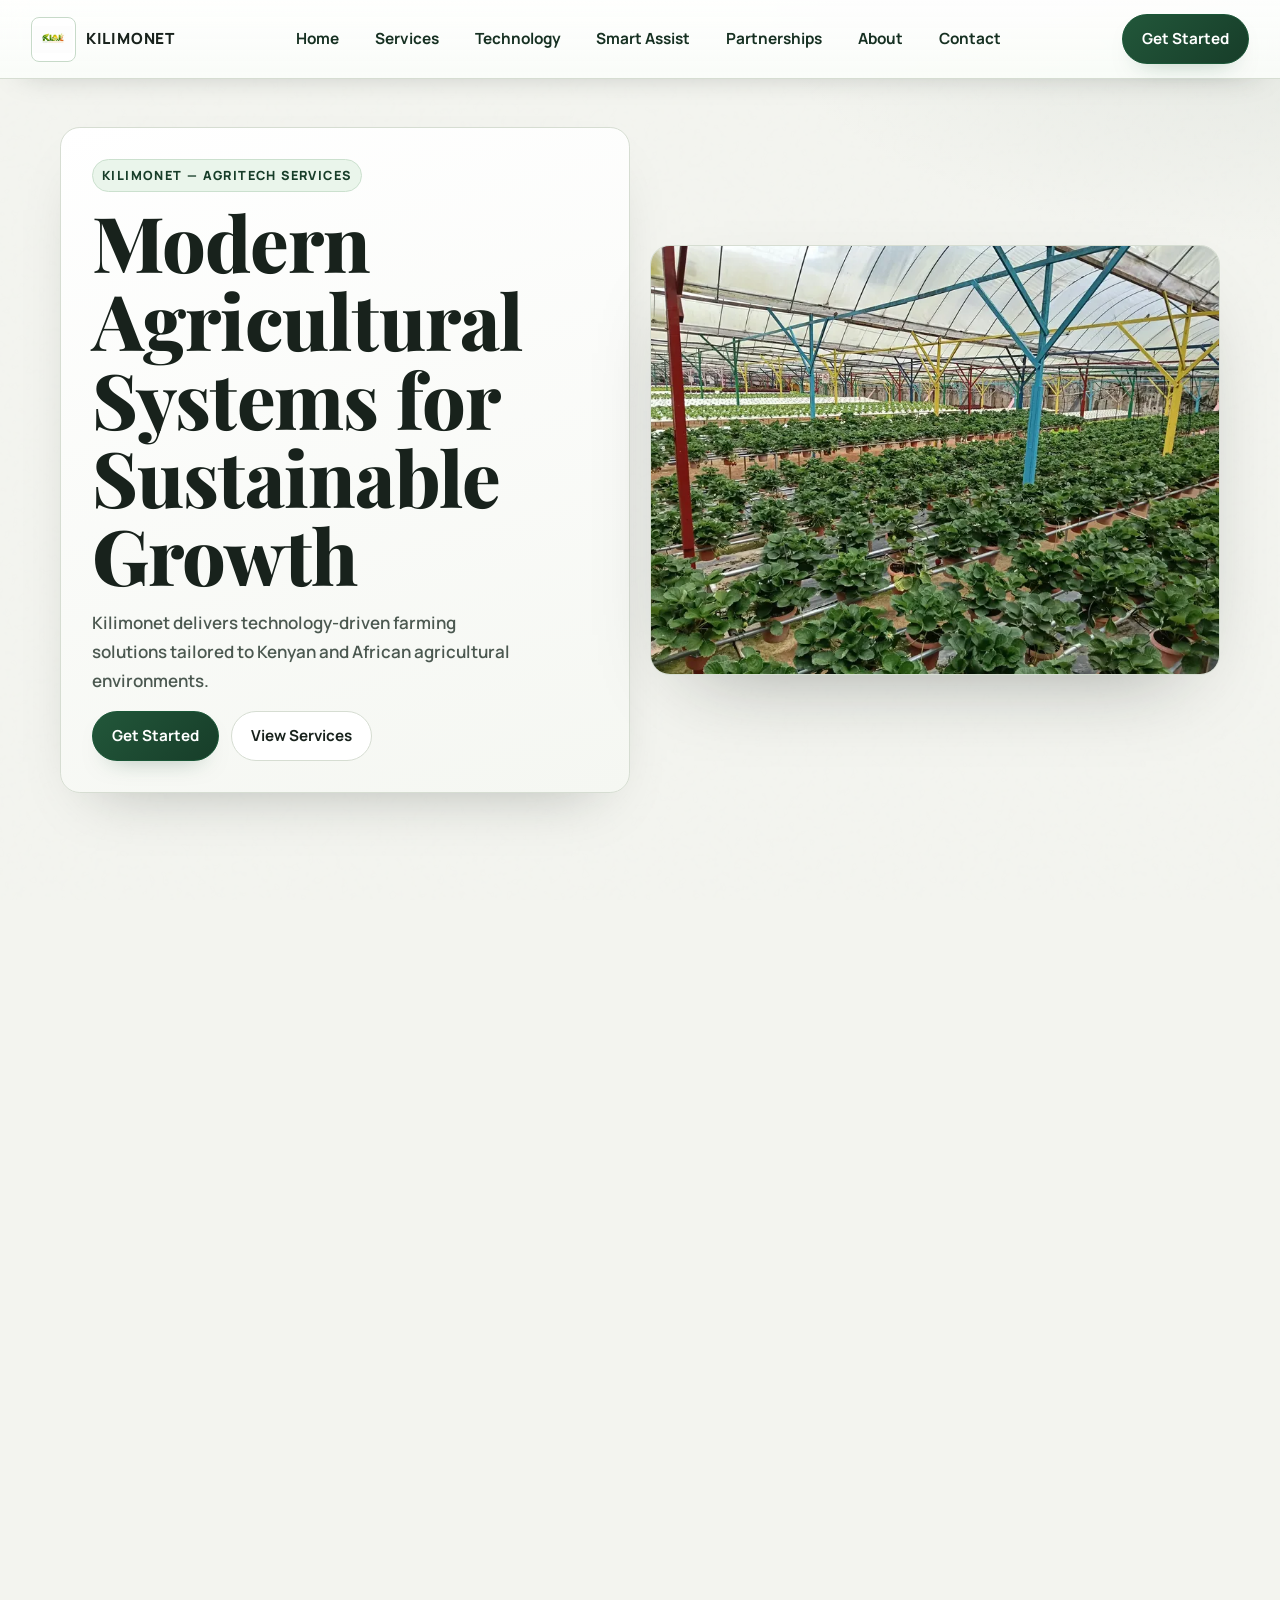
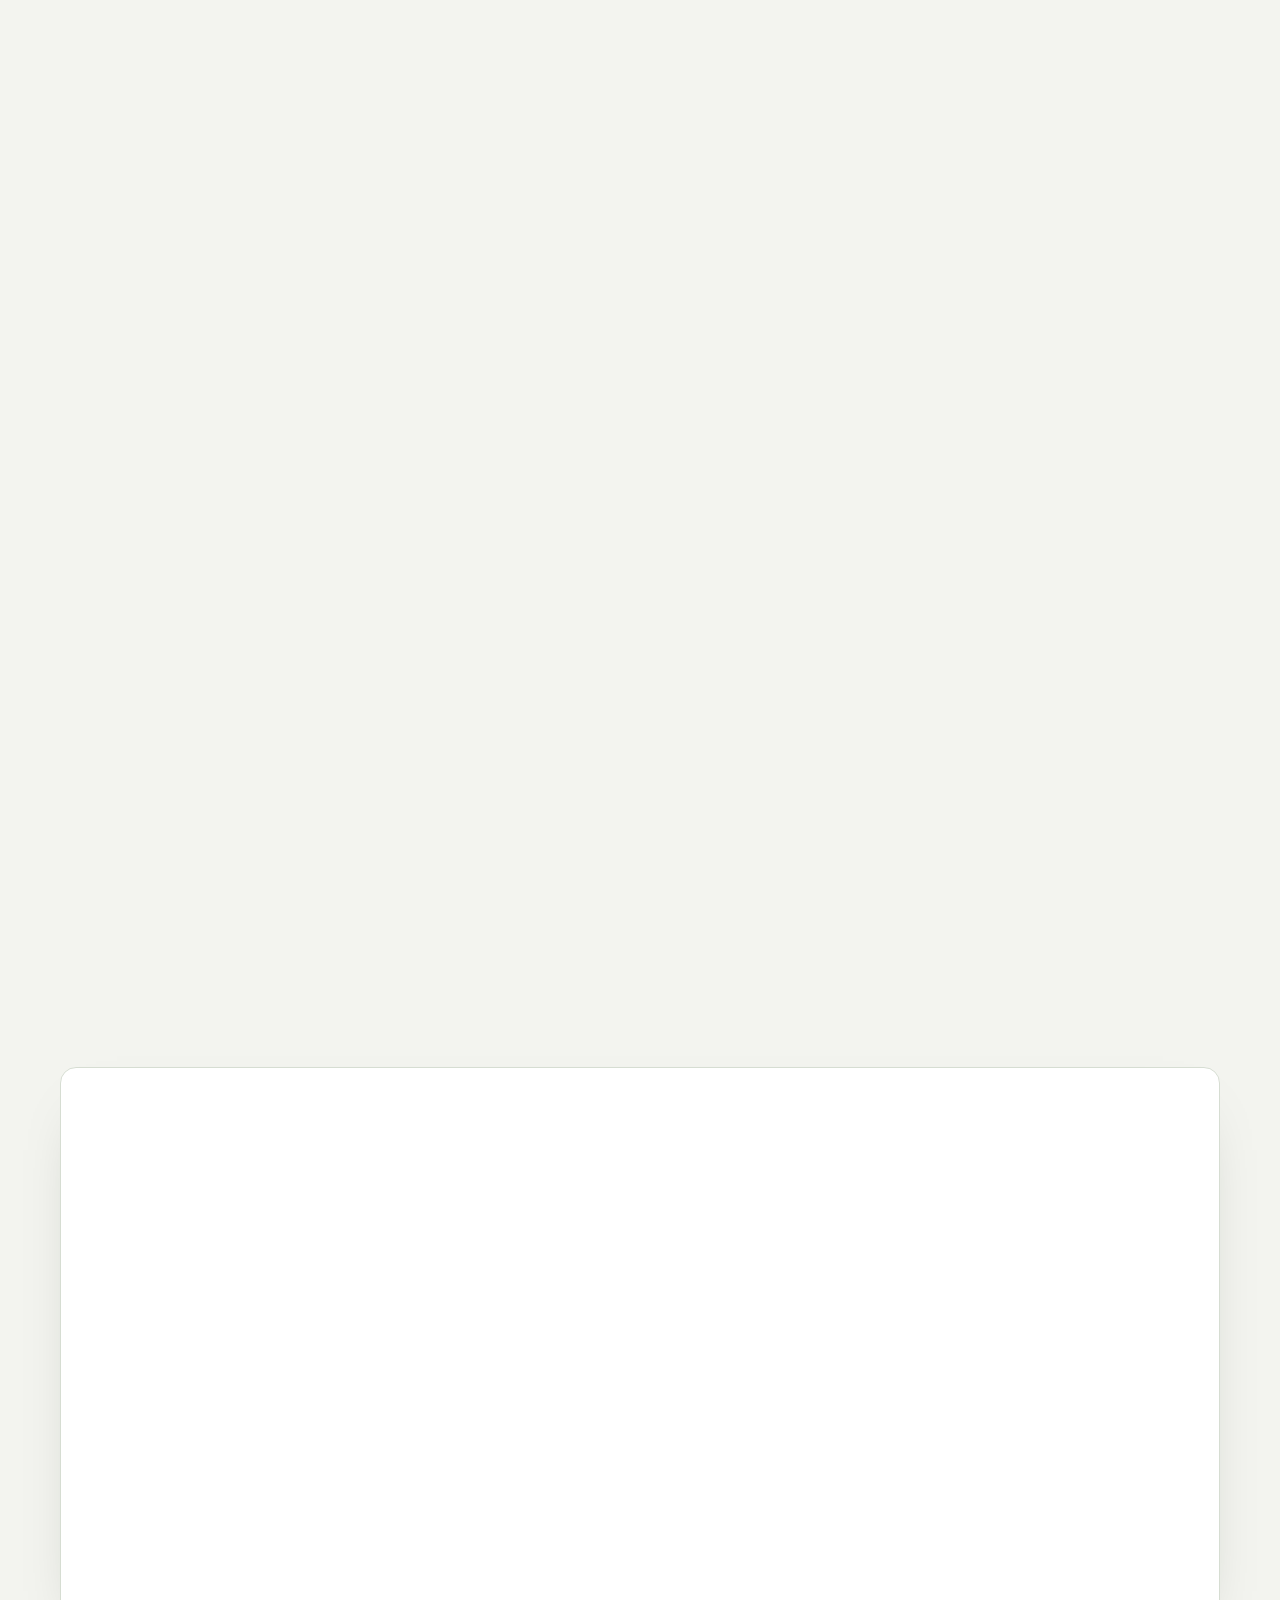
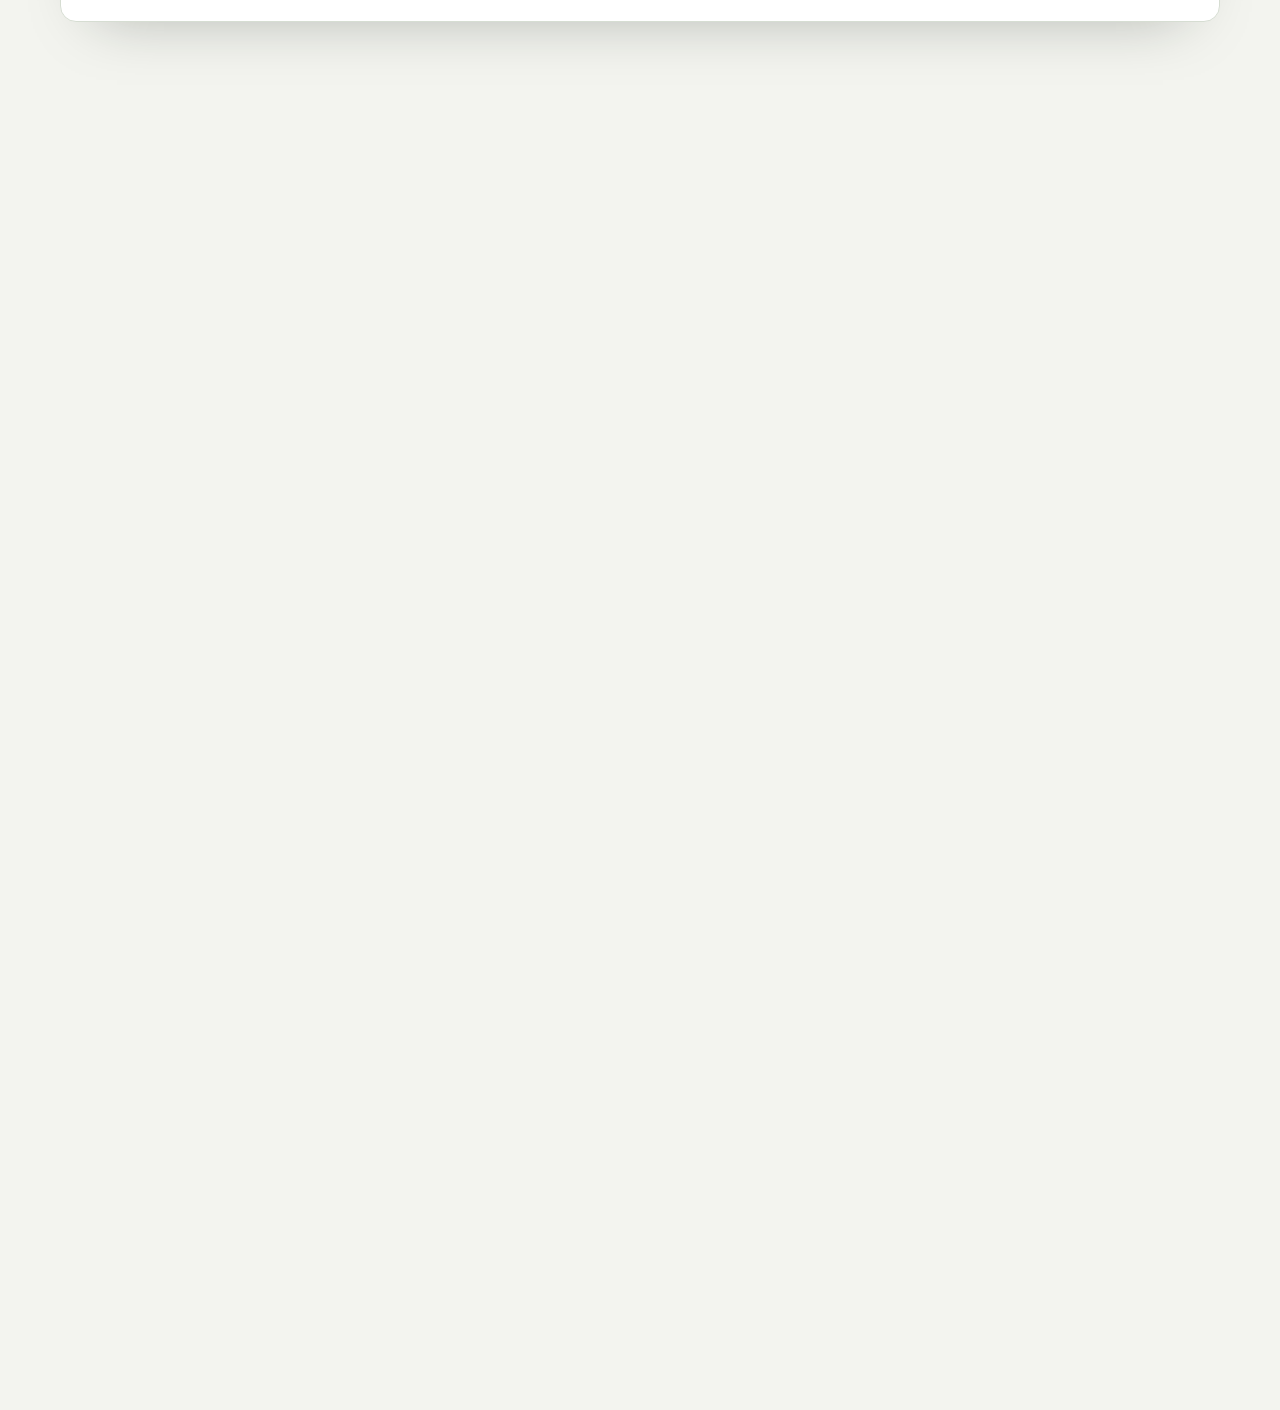
<file: index.html>
<!doctype html>
<html lang="en">
<head>
  <meta charset="UTF-8" />
  <meta name="viewport" content="width=device-width, initial-scale=1.0" />
  <title>Kilimonet Integrated Agrisystems Limited</title>
  <meta
    name="description"
    content="Kilimonet Integrated Agrisystems Limited delivers integrated agribusiness solutions, modern farming support, and value-chain services across East Africa."
  />
  <link rel="icon" type="image/png" href="kilimonet.icon.png" />
  <link rel="shortcut icon" type="image/png" href="kilimonet.icon.png" />
  <link rel="apple-touch-icon" href="kilimonet.icon.png" />
  <link rel="preconnect" href="https://fonts.googleapis.com" />
  <link rel="preconnect" href="https://fonts.gstatic.com" crossorigin />
  <link rel="preload" as="image" href="photo-hero-greenhouse.webp" imagesrcset="photo-hero-greenhouse-800.webp 800w, photo-hero-greenhouse-1200.webp 1200w, photo-hero-greenhouse.webp 1600w" imagesizes="(max-width: 980px) 94vw, 44vw" fetchpriority="high" />
  <link rel="preload" as="style" href="https://fonts.googleapis.com/css2?family=Manrope:wght@400;500;700;800&family=Playfair+Display:wght@600;700&display=swap" />
  <link href="https://fonts.googleapis.com/css2?family=Manrope:wght@400;500;700;800&family=Playfair+Display:wght@600;700&display=swap" rel="stylesheet" media="print" onload="this.media='all'" />
  <noscript><link href="https://fonts.googleapis.com/css2?family=Manrope:wght@400;500;700;800&family=Playfair+Display:wght@600;700&display=swap" rel="stylesheet" /></noscript>
  <link rel="stylesheet" href="critical.css" />
  <link rel="preload" as="style" href="styles.css" />
  <link href="styles.css" rel="stylesheet" media="print" onload="this.media='all'" />
  <noscript><link rel="stylesheet" href="styles.css" /></noscript>
</head>
<body class="page-home">
  <div class="grain"></div>

  <header class="site-header">
    <a class="brand" href="#top" aria-label="Kilimonet home">
      <img class="brand-logo" src="kilimonet.logo.small.webp" width="160" height="107" decoding="async" alt="Kilimonet Integrated Agrisystems Limited logo" />
      <span class="brand-name">KILIMONET</span>
    </a>
    <nav class="nav" id="main-nav">
      <a href="#top">Home</a>
      <a href="services.html">Services</a>
      <a href="technology.html">Technology</a>
      <a href="smart-assist.html">Smart Assist</a>
      <a href="partnerships.html">Partnerships</a>
      <a href="about.html">About</a>
      <a href="contact.html">Contact</a>
    </nav>
    <div class="header-controls">
      <a href="intake.html" class="btn btn-primary header-cta">Get Started</a>
      <button class="menu-toggle" aria-label="Toggle navigation" aria-expanded="false" type="button">&#9776;</button>
    </div>
  </header>

  <main id="top">
    <section class="hero reveal">
      <div class="hero-copy">
        <p class="eyebrow">KILIMONET &mdash; Agritech Services</p>
        <h1>Modern Agricultural Systems for Sustainable Growth</h1>
        <p class="lead">Kilimonet delivers technology-driven farming solutions tailored to Kenyan and African agricultural environments.</p>
        <div class="hero-actions">
          <a href="intake.html" class="btn btn-primary">Get Started</a>
          <a href="services.html" class="btn btn-secondary">View Services</a>
        </div>
      </div>
      <div class="hero-visual">
        <img
          src="photo-hero-greenhouse.webp"
          srcset="photo-hero-greenhouse-800.webp 800w, photo-hero-greenhouse-1200.webp 1200w, photo-hero-greenhouse.webp 1600w"
          sizes="(max-width: 980px) 94vw, 44vw"
          width="1600"
          height="1204"
          fetchpriority="high"
          decoding="async"
          alt="Modern greenhouse agriculture with monitored crop systems"
        />
      </div>
    </section>

    <p class="hero-cred reveal">Registered Private Limited Company | Company No: PVT-5M1LBLD2 | Based in Kiambu, Kenya</p>

    <section class="problem-strip reveal">
      <article class="problem-card">
        <span class="mini-icon">PF</span>
        <h3>Precision Farming Technology</h3>
        <p>Data-led tools for smarter farm decisions.</p>
      </article>
      <article class="problem-card">
        <span class="mini-icon">FD</span>
        <h3>Farm Infrastructure Development</h3>
        <p>Practical setup of resilient production systems.</p>
      </article>
      <article class="problem-card">
        <span class="mini-icon">TM</span>
        <h3>Agricultural Training &amp; Market Linkage</h3>
        <p>Capacity support connected to reliable markets.</p>
      </article>
    </section>

    <section id="services" class="services-featured reveal">
      <div class="section-head">
        <h2>Services</h2>
      </div>
      <div class="service-categories">
        <article class="service-category">
          <h3>Infrastructure</h3>
          <ul>
            <li>Farm design</li>
            <li>Greenhouses</li>
            <li>Irrigation</li>
          </ul>
        </article>
        <article class="service-category">
          <h3>Operations</h3>
          <ul>
            <li>Farm management</li>
            <li>Labor coordination</li>
            <li>Consultancy</li>
          </ul>
        </article>
        <article class="service-category">
          <h3>Growth</h3>
          <ul>
            <li>Training</li>
            <li>Seedlings supply</li>
            <li>Market access</li>
          </ul>
        </article>
      </div>
      <div class="cta-row">
        <a href="services.html" class="btn btn-primary">Explore Services</a>
      </div>
    </section>

    <section id="about" class="about-preview reveal">
      <div>
        <h2>About KILIMONET</h2>
      </div>
      <div>
        <p>
          We help farmers, agribusinesses, and institutions improve productivity, reduce costs, and
          adopt sustainable practices.
        </p>
        <p>
          We collaborate and complement existing efforts for long-term impact.
        </p>
        <a href="partnerships.html" class="btn btn-secondary">Learn More About Us</a>
      </div>
    </section>

    <section id="technology" class="tech-solutions reveal">
      <div class="section-head">
        <h2>Our Technology</h2>
      </div>
      <div class="tech-grid">
        <article class="tech-card">
          <h3>Hydroponics</h3>
          <p>Soilless crop systems designed for efficient, controlled production.</p>
          <a href="contact.html">Learn more</a>
        </article>
        <article class="tech-card">
          <h3>Aeroponics</h3>
          <p>High-efficiency root misting systems for rapid, clean plant growth.</p>
          <a href="contact.html">Learn more</a>
        </article>
        <article class="tech-card">
          <h3>Aquaponics</h3>
          <p>Integrated fish-and-crop ecosystems for circular farm productivity.</p>
          <a href="contact.html">Learn more</a>
        </article>
        <article class="tech-card">
          <h3>Smart Irrigation</h3>
          <p>Automated irrigation scheduling based on real field conditions.</p>
          <a href="contact.html">Learn more</a>
        </article>
        <article class="tech-card">
          <h3>Farm Monitoring Systems</h3>
          <p>Sensor-driven monitoring for crop, climate, and performance visibility.</p>
          <a href="contact.html">Learn more</a>
        </article>
        <article class="tech-card">
          <h3>Surveillance &amp; Automation</h3>
          <p>Smart oversight and automated controls for secure operations.</p>
          <a href="contact.html">Learn more</a>
        </article>
      </div>
    </section>

    <section id="labour" class="labour-highlight reveal">
      <div>
        <h2>Labour &amp; Field Support</h2>
        <p>
          Reliable field execution backed by practical coordination, so operations stay on schedule
          and quality is maintained throughout the production cycle.
        </p>
        <a href="labour.html" class="btn btn-primary">Request Field Support</a>
      </div>
      <ul>
        <li>Access to trained labor</li>
        <li>Workforce coordination</li>
        <li>Location tracking &amp; operational support</li>
      </ul>
    </section>

    <section class="proof-section reveal">
      <div class="section-head">
        <h2>Why Kilimonet</h2>
      </div>
      <ul class="proof-list">
        <li>Registered Kenyan Company</li>
        <li>Practical, Field-Tested Systems</li>
        <li>End-to-End Support</li>
        <li>Government &amp; NGO Partnership Ready</li>
        <li>Sustainable Solutions</li>
      </ul>
    </section>

    <section class="final-cta reveal">
      <h2>Ready to modernize your farm?</h2>
      <p>Partner with KILIMONET and grow with confidence.</p>
      <div class="cta-row">
        <a href="contact.html" class="btn btn-secondary">Contact Us</a>
        <a href="intake.html" class="btn btn-primary">Get Started</a>
      </div>
    </section>

    <section id="partnerships" class="panel reveal">
      <h2>Partnerships</h2>
      <p>
        We collaborate with county governments, NGOs, private agribusinesses, and institutions to
        scale agricultural innovation.
      </p>
      <a href="partnerships.html" class="btn btn-primary">Become a Partner</a>
    </section>

    <section id="contact" class="contact-strip reveal">
      <div class="section-head">
        <h2>Contact</h2>
      </div>
      <div class="contact-strip-grid">
        <div class="contact-points">
          <a class="btn btn-primary whatsapp-btn" href="https://wa.me/254798981760" target="_blank" rel="noreferrer">WhatsApp</a>
          <p><strong>Phone:</strong> <a href="tel:+254798981760">+254798981760</a></p>
          <p><strong>Email:</strong> <a href="mailto:kilimonetinagrtech@gmail.com">kilimonetinagrtech@gmail.com</a></p>
          <p><strong>Location:</strong> Nairobi, Kenya</p>
        </div>
        <form class="contact-form mini" action="#" method="post">
          <label>
            Name
            <input type="text" name="name" placeholder="Your name" required />
          </label>
          <label>
            Phone or Email
            <input type="text" name="phone_or_email" placeholder="+254... or you@example.com" required />
          </label>
          <label>
            County
            <input type="text" name="county" placeholder="Your county" required />
          </label>
          <label>
            Message
            <textarea name="message" rows="4" placeholder="How can we support your farm?" required></textarea>
          </label>
          <button type="submit" class="btn btn-primary">Send Inquiry</button>
        </form>
      </div>
    </section>
  </main>

  <section class="intake-rail">
    <div>
      <h2>Ready to start your project?</h2>
      <p>Share your goals and location, and we'll prepare the right support plan.</p>
    </div>
    <a href="intake.html" class="btn btn-secondary">Start Project Intake</a>
  </section>

  <footer class="site-footer">
    <div class="footer-grid">
      <section class="footer-block">
        <h3>Mission</h3>
        <p>Smart technology and practical solutions powering modern farming.</p>
      </section>
      <section class="footer-block">
        <h3>Quick Links</h3>
        <ul class="footer-links">
          <li><a href="#top">Home</a></li>
          <li><a href="services.html">Services</a></li>
          <li><a href="technology.html">Technology</a></li>
          <li><a href="smart-assist.html">Smart Assist</a></li>
          <li><a href="partnerships.html">Partnerships</a></li>
          <li><a href="about.html">About</a></li>
          <li><a href="contact.html">Contact</a></li>
          <li><a href="intake.html">Start Intake</a></li>
        </ul>
      </section>
      <section class="footer-block">
        <h3>Contact Details</h3>
        <ul class="footer-links">
          <li><a href="mailto:kilimonetinagrtech@gmail.com">kilimonetinagrtech@gmail.com</a></li>
          <li><a href="tel:+254798981760">+254798981760</a></li>
          <li>Nairobi, Kenya</li>
        </ul>
      </section>
      <section class="footer-block">
        <h3>Social</h3>
        <ul class="footer-links">
          <li><a href="https://wa.me/254798981760" target="_blank" rel="noreferrer">WhatsApp</a></li>
          <li><a href="https://facebook.com/" target="_blank" rel="noreferrer">Facebook</a></li>
          <li><a href="https://linkedin.com/" target="_blank" rel="noreferrer">LinkedIn</a></li>
          <li><a href="https://instagram.com/" target="_blank" rel="noreferrer">Instagram</a></li>
        </ul>
      </section>
    </div>
    <p class="copyright">Kilimonet Integrated Agrisystems Limited<br />Private Limited Company Registered in Kenya<br />Company No: PVT-5M1LBLD2<br />Juja, Kiambu County, Kenya<br /><br />© 2026 Kilimonet. All Rights Reserved.</p>
  </footer>

  <script src="script.js" defer></script>
</body>
</html>
</file>
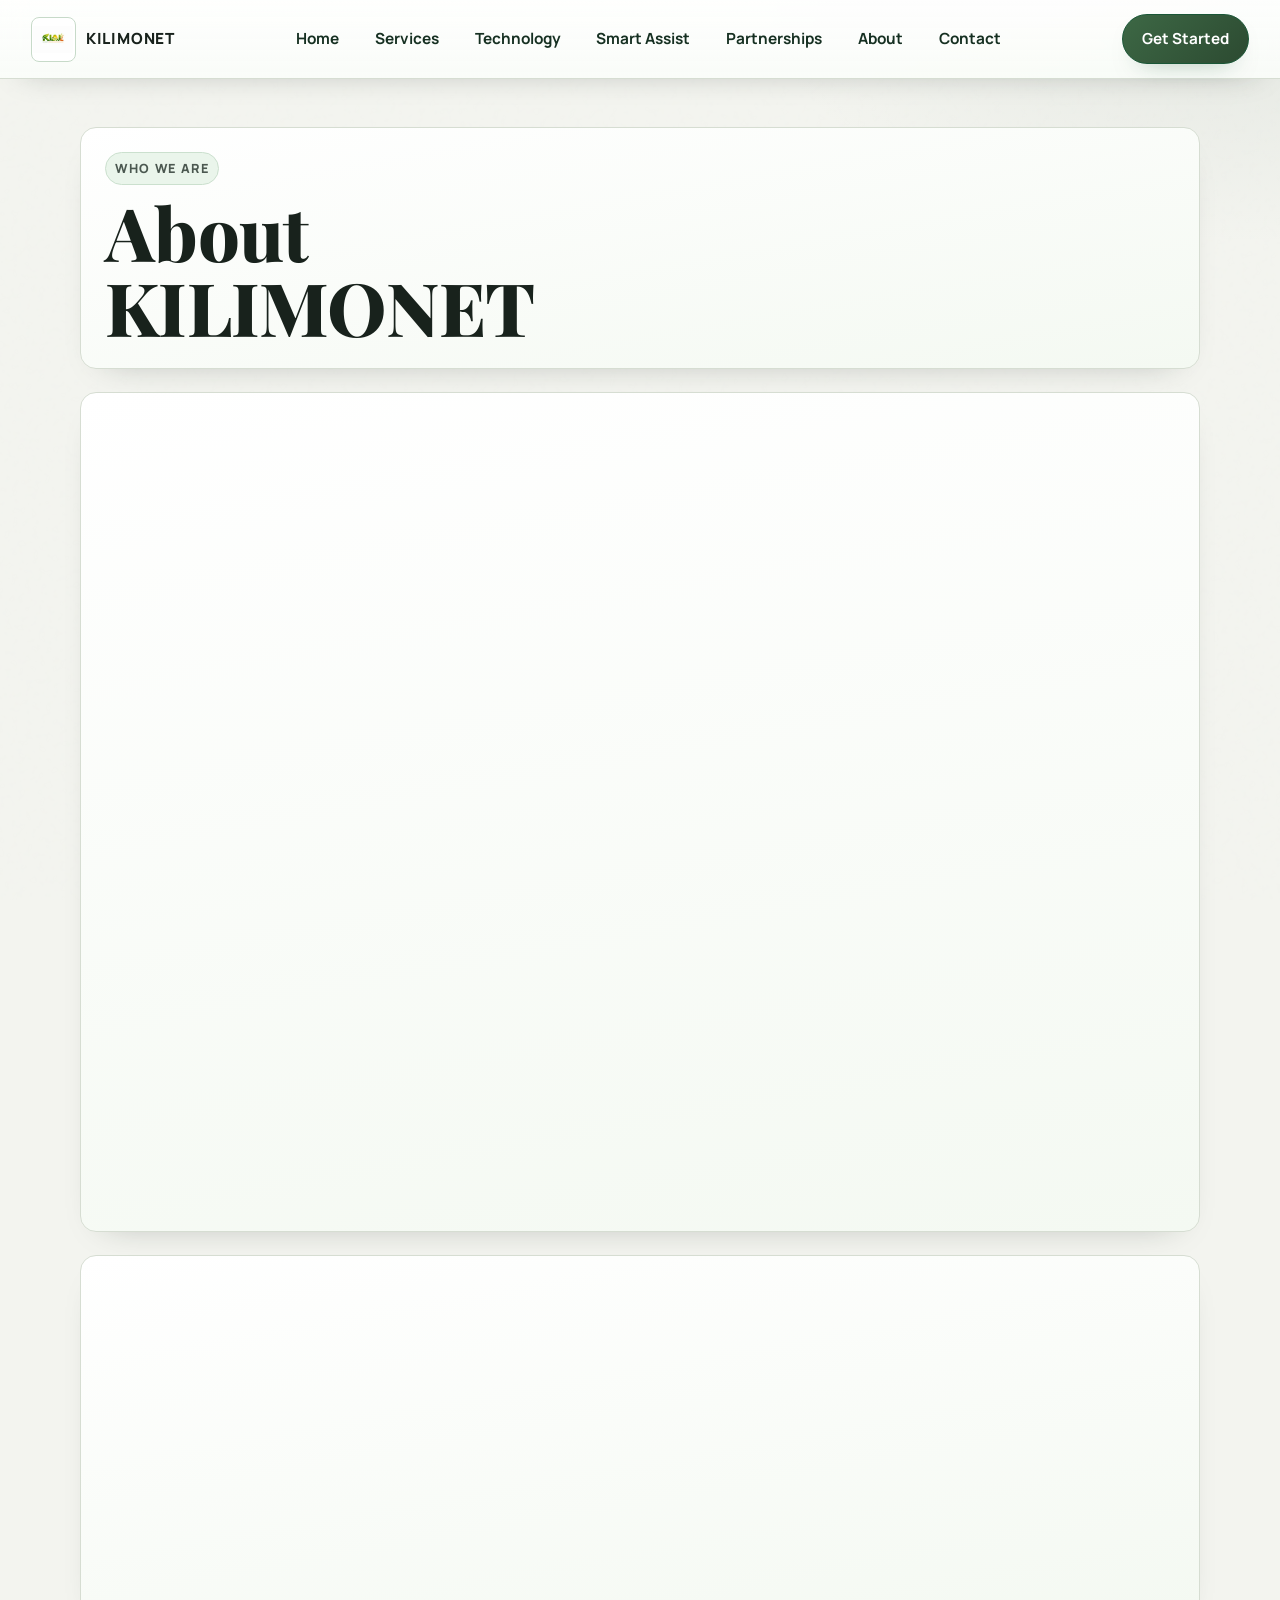
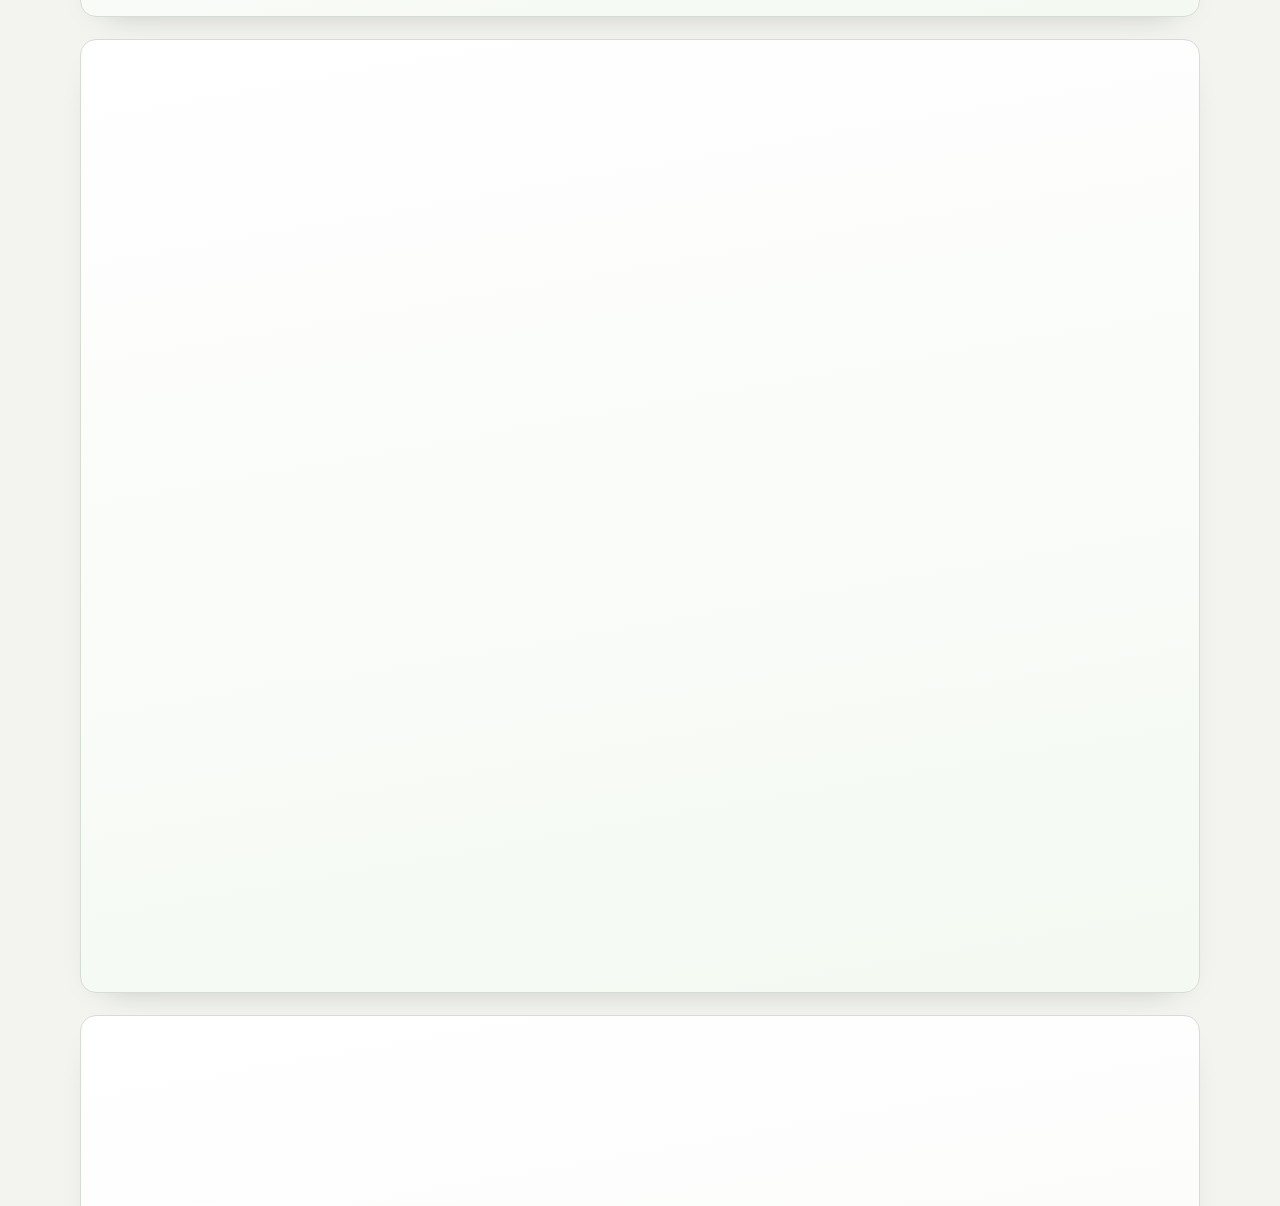
<file: about.html>
<!doctype html>
<html lang="en">
<head>
  <meta charset="UTF-8" />
  <meta name="viewport" content="width=device-width, initial-scale=1.0" />
  <title>About | Kilimonet Integrated Agrisystems Limited</title>
  <meta
    name="description"
    content="About Kilimonet Integrated Agrisystems Limited: mission, vision, values, and practical collaboration model."
  />
  <link rel="icon" type="image/png" href="kilimonet.icon.png" />
  <link rel="shortcut icon" type="image/png" href="kilimonet.icon.png" />
  <link rel="apple-touch-icon" href="kilimonet.icon.png" />
  <link rel="preconnect" href="https://fonts.googleapis.com" />
  <link rel="preconnect" href="https://fonts.gstatic.com" crossorigin />
  <link rel="preload" as="style" href="https://fonts.googleapis.com/css2?family=Manrope:wght@400;500;700;800&family=Playfair+Display:wght@600;700&display=swap" />
  <link href="https://fonts.googleapis.com/css2?family=Manrope:wght@400;500;700;800&family=Playfair+Display:wght@600;700&display=swap" rel="stylesheet" media="print" onload="this.media='all'" />
  <noscript><link href="https://fonts.googleapis.com/css2?family=Manrope:wght@400;500;700;800&family=Playfair+Display:wght@600;700&display=swap" rel="stylesheet" /></noscript>
  <link rel="stylesheet" href="critical.css" />
  <link rel="preload" as="style" href="styles.css" />
  <link href="styles.css" rel="stylesheet" media="print" onload="this.media='all'" />
  <noscript><link rel="stylesheet" href="styles.css" /></noscript>
  <link rel="preload" as="style" href="about-page.css" />
  <link href="about-page.css" rel="stylesheet" media="print" onload="this.media='all'" />
  <noscript><link rel="stylesheet" href="about-page.css" /></noscript>
</head>
<body class="page-about">
  <div class="grain"></div>

  <header class="site-header">
    <a class="brand" href="index.html#top" aria-label="Kilimonet home">
      <img class="brand-logo" src="kilimonet.logo.small.webp" width="160" height="107" decoding="async" alt="Kilimonet Integrated Agrisystems Limited logo" />
      <span class="brand-name">KILIMONET</span>
    </a>
    <nav class="nav" id="main-nav">
      <a href="index.html#top">Home</a>
      <a href="services.html">Services</a>
      <a href="technology.html">Technology</a>
      <a href="smart-assist.html">Smart Assist</a>
      <a href="partnerships.html">Partnerships</a>
      <a href="about.html">About</a>
      <a href="contact.html">Contact</a>
    </nav>
    <div class="header-controls">
      <a href="intake.html" class="btn btn-primary header-cta">Get Started</a>
      <button class="menu-toggle" aria-label="Toggle navigation" aria-expanded="false" type="button">&#9776;</button>
    </div>
  </header>

  <main class="about-main">
    <section class="about-hero reveal">
      <p class="eyebrow">Who We Are</p>
      <h1>About KILIMONET</h1>
    </section>

    <section class="mission-vision reveal">
      <article>
        <h2>Mission</h2>
        <p>
          To deliver smart technology and practical agricultural support that improves productivity,
          strengthens livelihoods, and builds resilient farming systems.
        </p>
      </article>
      <article>
        <h2>Vision</h2>
        <p>
          To be a trusted leader in integrated agrisystems, enabling modern, sustainable, and
          inclusive agricultural growth across the region.
        </p>
      </article>
    </section>

    <section class="values-block reveal">
      <h2>Values</h2>
      <div class="values-grid">
        <article class="value-card">Collaboration</article>
        <article class="value-card">Sustainability</article>
        <article class="value-card">Innovation</article>
        <article class="value-card">Practical Impact</article>
      </div>
    </section>

    <section class="approach-block reveal">
      <h2>Our approach</h2>
      <p>
        We are built to complement, not compete. Kilimonet works alongside existing institutions,
        farmer groups, and market actors to strengthen what already works and close operational gaps
        with practical, field-ready support.
      </p>
    </section>

    <section class="company-details-block reveal">
      <h2>Company Details</h2>
      <p><strong>Registered Name:</strong> Kilimonet Integrated Agrisystems Limited</p>
      <p><strong>Legal Status:</strong> A Private Limited Company Registered in Kenya</p>
      <p>Registered as a Private Limited Company under the Companies Act, 2015 (Kenya).</p>
      <p><strong>Company No:</strong> PVT-5M1LBLD2</p>
    </section>

    <section class="legal-compliance-block reveal">
      <h2>Legal &amp; Compliance</h2>
      <ul>
        <li><strong>Company Profile:</strong> Kilimonet Integrated Agrisystems Limited</li>
        <li><strong>Registered under:</strong> Companies Act, 2015</li>
        <li><strong>Entity Type:</strong> Private Limited Company</li>
        <li><strong>Company No:</strong> PVT-5M1LBLD2</li>
        <li><strong>Jurisdiction:</strong> Registered in Kenya</li>
      </ul>
    </section>

    <section class="team-block reveal">
      <h2>Team</h2>
      <div class="team-grid">
        <article class="team-card">
          <h3>Agronomy &amp; Advisory</h3>
          <p>Field specialists supporting crop performance and resilient production systems.</p>
        </article>
        <article class="team-card">
          <h3>Engineering &amp; Technology</h3>
          <p>Technical teams deploying and maintaining modern farm infrastructure and systems.</p>
        </article>
        <article class="team-card">
          <h3>Operations &amp; Partnerships</h3>
          <p>Coordinators linking implementation, partner alignment, and value-chain outcomes.</p>
        </article>
      </div>
    </section>

    <section class="about-cta reveal">
      <h2>Work with us</h2>
      <div class="cta-row">
        <a href="contact.html" class="btn btn-primary">Contact</a>
        <a href="partnerships.html" class="btn btn-secondary">Partnerships</a>
      </div>
    </section>
  </main>

  <section class="intake-rail">
    <div>
      <h2>Ready to start your project?</h2>
      <p>Share your goals and location, and we'll prepare the right support plan.</p>
    </div>
    <a href="intake.html" class="btn btn-secondary">Start Project Intake</a>
  </section>

  <footer class="site-footer">
    <div class="footer-grid">
      <section class="footer-block">
        <h3>Mission</h3>
        <p>Smart technology and practical solutions powering modern farming.</p>
      </section>
      <section class="footer-block">
        <h3>Quick Links</h3>
        <ul class="footer-links">
          <li><a href="index.html#top">Home</a></li>
          <li><a href="services.html">Services</a></li>
          <li><a href="technology.html">Technology</a></li>
          <li><a href="smart-assist.html">Smart Assist</a></li>
          <li><a href="partnerships.html">Partnerships</a></li>
          <li><a href="about.html">About</a></li>
          <li><a href="contact.html">Contact</a></li>
          <li><a href="intake.html">Start Intake</a></li>
        </ul>
      </section>
      <section class="footer-block">
        <h3>Contact Details</h3>
        <ul class="footer-links">
          <li><a href="mailto:kilimonetinagrtech@gmail.com">kilimonetinagrtech@gmail.com</a></li>
          <li><a href="tel:+254798981760">+254798981760</a></li>
          <li>Nairobi, Kenya</li>
        </ul>
      </section>
      <section class="footer-block">
        <h3>Social</h3>
        <ul class="footer-links">
          <li><a href="https://wa.me/254798981760" target="_blank" rel="noreferrer">WhatsApp</a></li>
          <li><a href="https://facebook.com/" target="_blank" rel="noreferrer">Facebook</a></li>
          <li><a href="https://linkedin.com/" target="_blank" rel="noreferrer">LinkedIn</a></li>
          <li><a href="https://instagram.com/" target="_blank" rel="noreferrer">Instagram</a></li>
        </ul>
      </section>
    </div>
    <p class="copyright">Kilimonet Integrated Agrisystems Limited<br />Private Limited Company Registered in Kenya<br />Company No: PVT-5M1LBLD2<br />Juja, Kiambu County, Kenya<br /><br />© 2026 Kilimonet. All Rights Reserved.</p>
  </footer>

  <script src="script.js" defer></script>
</body>
</html>
</file>
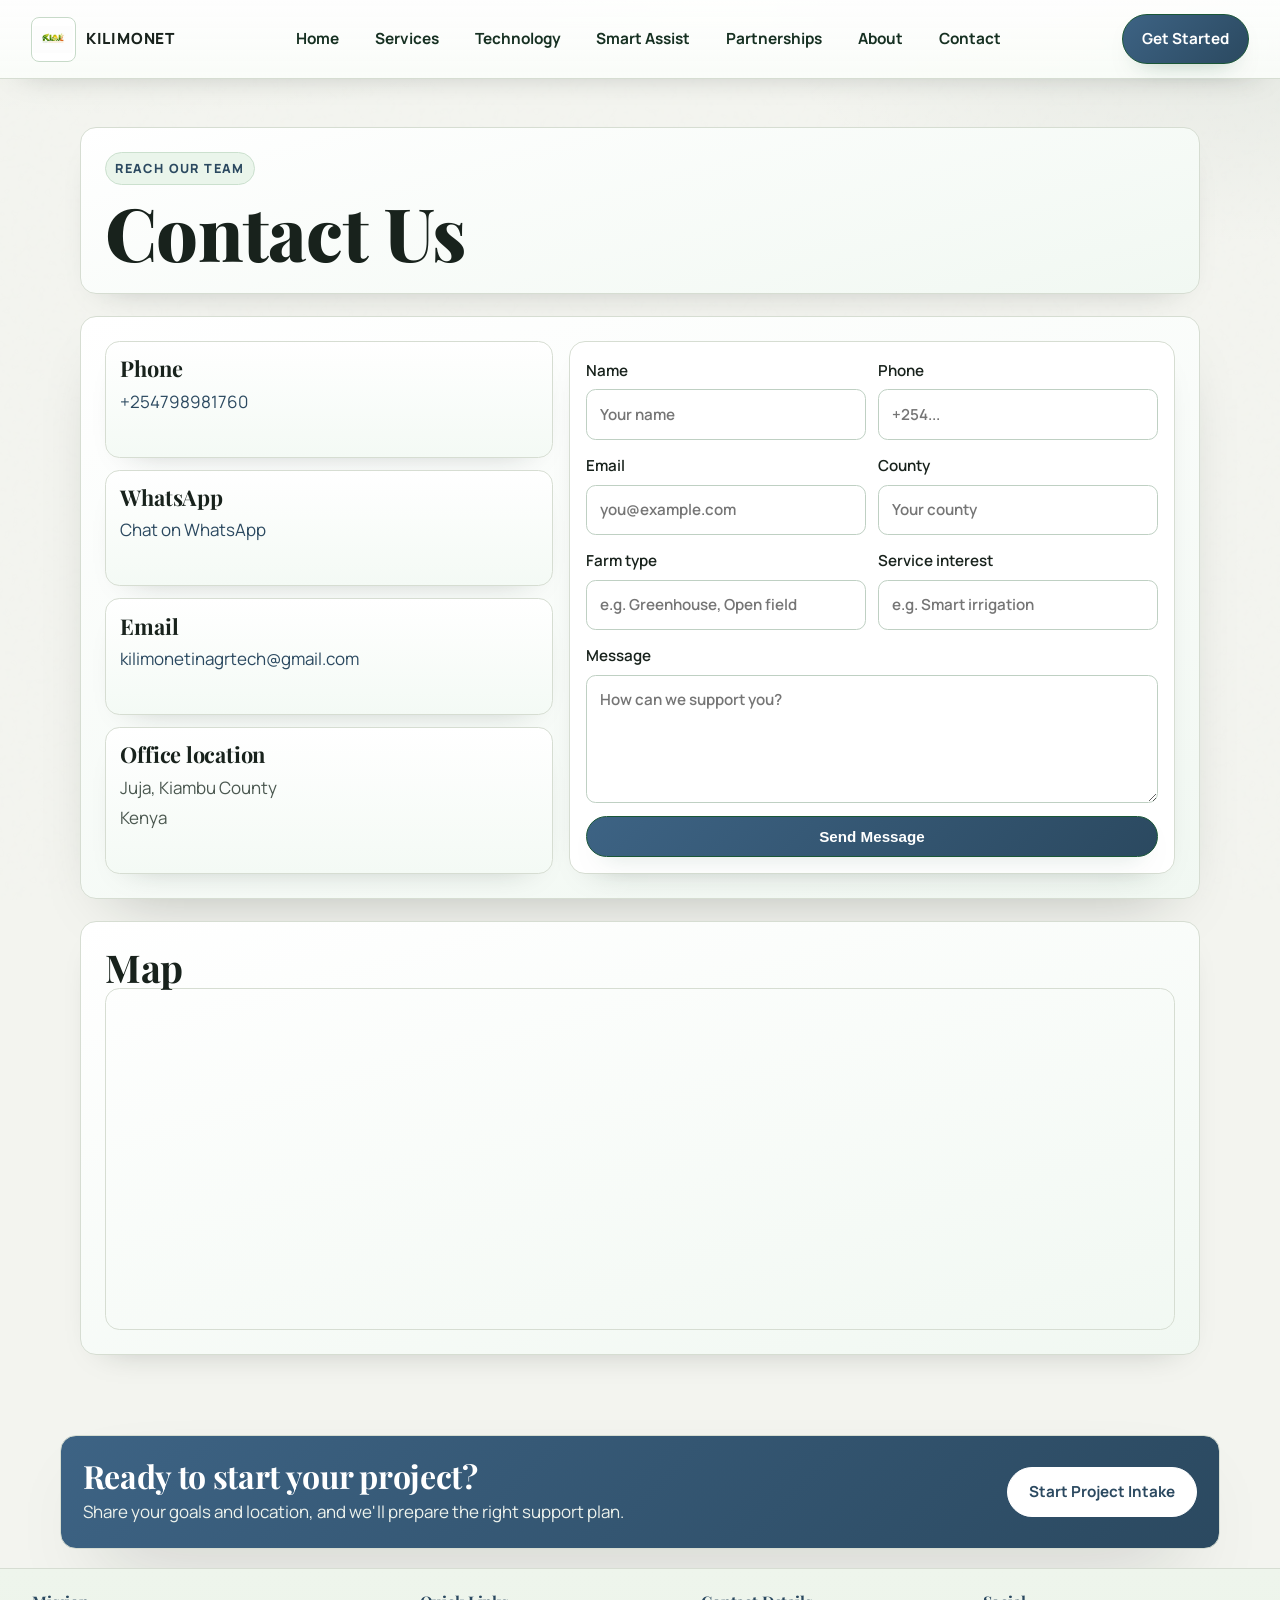
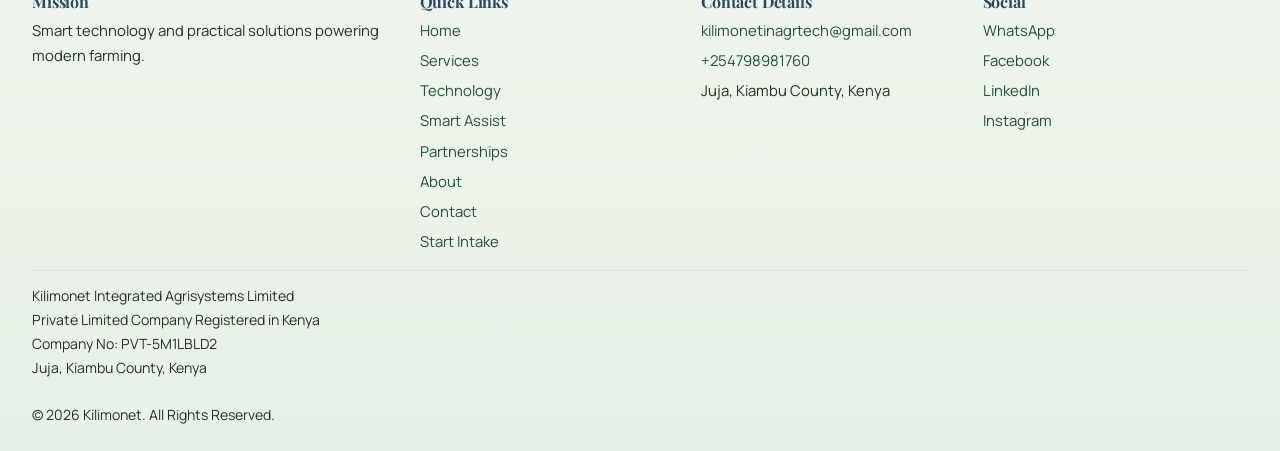
<file: contact.html>
<!doctype html>
<html lang="en">
<head>
  <meta charset="UTF-8" />
  <meta name="viewport" content="width=device-width, initial-scale=1.0" />
  <title>Contact Us | Kilimonet Integrated Agrisystems Limited</title>
  <meta
    name="description"
    content="Contact Kilimonet Integrated Agrisystems Limited for agritech services, labour support, partnerships, and consultancy."
  />
  <link rel="icon" type="image/png" href="kilimonet.icon.png" />
  <link rel="shortcut icon" type="image/png" href="kilimonet.icon.png" />
  <link rel="apple-touch-icon" href="kilimonet.icon.png" />
  <link rel="preconnect" href="https://fonts.googleapis.com" />
  <link rel="preconnect" href="https://fonts.gstatic.com" crossorigin />
  <link rel="preload" as="style" href="https://fonts.googleapis.com/css2?family=Manrope:wght@400;500;700;800&family=Playfair+Display:wght@600;700&display=swap" />
  <link href="https://fonts.googleapis.com/css2?family=Manrope:wght@400;500;700;800&family=Playfair+Display:wght@600;700&display=swap" rel="stylesheet" media="print" onload="this.media='all'" />
  <noscript><link href="https://fonts.googleapis.com/css2?family=Manrope:wght@400;500;700;800&family=Playfair+Display:wght@600;700&display=swap" rel="stylesheet" /></noscript>
  <link rel="stylesheet" href="critical.css" />
  <link rel="preload" as="style" href="styles.css" />
  <link href="styles.css" rel="stylesheet" media="print" onload="this.media='all'" />
  <noscript><link rel="stylesheet" href="styles.css" /></noscript>
  <link rel="preload" as="style" href="contact-page.css" />
  <link href="contact-page.css" rel="stylesheet" media="print" onload="this.media='all'" />
  <noscript><link rel="stylesheet" href="contact-page.css" /></noscript>
</head>
<body class="page-contact">
  <div class="grain"></div>

  <header class="site-header">
    <a class="brand" href="index.html#top" aria-label="Kilimonet home">
      <img class="brand-logo" src="kilimonet.logo.small.webp" width="160" height="107" decoding="async" alt="Kilimonet Integrated Agrisystems Limited logo" />
      <span class="brand-name">KILIMONET</span>
    </a>
    <nav class="nav" id="main-nav">
      <a href="index.html#top">Home</a>
      <a href="services.html">Services</a>
      <a href="technology.html">Technology</a>
      <a href="smart-assist.html">Smart Assist</a>
      <a href="partnerships.html">Partnerships</a>
      <a href="about.html">About</a>
      <a href="contact.html">Contact</a>
    </nav>
    <div class="header-controls">
      <a href="intake.html" class="btn btn-primary header-cta">Get Started</a>
      <button class="menu-toggle" aria-label="Toggle navigation" aria-expanded="false" type="button">&#9776;</button>
    </div>
  </header>

  <main class="contact-main">
    <section class="contact-hero reveal">
      <p class="eyebrow">Reach Our Team</p>
      <h1>Contact Us</h1>
    </section>

    <section class="contact-grid reveal">
      <div class="quick-cards">
        <article class="quick-card">
          <h3>Phone</h3>
          <p><a href="tel:+254798981760">+254798981760</a></p>
        </article>
        <article class="quick-card">
          <h3>WhatsApp</h3>
          <p><a href="https://wa.me/254798981760" target="_blank" rel="noreferrer">Chat on WhatsApp</a></p>
        </article>
        <article class="quick-card">
          <h3>Email</h3>
          <p><a href="mailto:kilimonetinagrtech@gmail.com">kilimonetinagrtech@gmail.com</a></p>
        </article>
        <article class="quick-card">
          <h3>Office location</h3>
          <p>Juja, Kiambu County<br />Kenya</p>
        </article>
      </div>

      <form id="contact-form" class="contact-form full" action="#" method="post">
        <label>
          Name
          <input type="text" name="name" placeholder="Your name" required />
        </label>
        <label>
          Phone
          <input type="tel" name="phone" placeholder="+254..." required />
        </label>
        <label>
          Email
          <input type="email" name="email" placeholder="you@example.com" required />
        </label>
        <label>
          County
          <input type="text" name="county" placeholder="Your county" required />
        </label>
        <label>
          Farm type
          <input type="text" name="farm_type" placeholder="e.g. Greenhouse, Open field" required />
        </label>
        <label>
          Service interest
          <input type="text" name="service_interest" placeholder="e.g. Smart irrigation" required />
        </label>
        <label>
          Message
          <textarea name="message" rows="4" placeholder="How can we support you?" required></textarea>
        </label>
        <button type="submit" class="btn btn-primary">Send Message</button>
      </form>
    </section>

    <section class="map-block reveal" aria-label="Office map">
      <h2>Map</h2>
      <div class="map-wrap">
        <iframe
          title="Kilimonet office location map"
          src="https://maps.google.com/maps?q=Juja%2C%20Kiambu%20County%2C%20Kenya&t=&z=12&ie=UTF8&iwloc=&output=embed"
          loading="lazy"
          referrerpolicy="no-referrer-when-downgrade"
        ></iframe>
      </div>
    </section>
  </main>

  <section class="intake-rail">
    <div>
      <h2>Ready to start your project?</h2>
      <p>Share your goals and location, and we'll prepare the right support plan.</p>
    </div>
    <a href="intake.html" class="btn btn-secondary">Start Project Intake</a>
  </section>

  <footer class="site-footer">
    <div class="footer-grid">
      <section class="footer-block">
        <h3>Mission</h3>
        <p>Smart technology and practical solutions powering modern farming.</p>
      </section>
      <section class="footer-block">
        <h3>Quick Links</h3>
        <ul class="footer-links">
          <li><a href="index.html#top">Home</a></li>
          <li><a href="services.html">Services</a></li>
          <li><a href="technology.html">Technology</a></li>
          <li><a href="smart-assist.html">Smart Assist</a></li>
          <li><a href="partnerships.html">Partnerships</a></li>
          <li><a href="about.html">About</a></li>
          <li><a href="contact.html">Contact</a></li>
          <li><a href="intake.html">Start Intake</a></li>
        </ul>
      </section>
      <section class="footer-block">
        <h3>Contact Details</h3>
        <ul class="footer-links">
          <li><a href="mailto:kilimonetinagrtech@gmail.com">kilimonetinagrtech@gmail.com</a></li>
          <li><a href="tel:+254798981760">+254798981760</a></li>
          <li>Juja, Kiambu County, Kenya</li>
        </ul>
      </section>
      <section class="footer-block">
        <h3>Social</h3>
        <ul class="footer-links">
          <li><a href="https://wa.me/254798981760" target="_blank" rel="noreferrer">WhatsApp</a></li>
          <li><a href="https://facebook.com/" target="_blank" rel="noreferrer">Facebook</a></li>
          <li><a href="https://linkedin.com/" target="_blank" rel="noreferrer">LinkedIn</a></li>
          <li><a href="https://instagram.com/" target="_blank" rel="noreferrer">Instagram</a></li>
        </ul>
      </section>
    </div>
    <p class="copyright">Kilimonet Integrated Agrisystems Limited<br />Private Limited Company Registered in Kenya<br />Company No: PVT-5M1LBLD2<br />Juja, Kiambu County, Kenya<br /><br />© 2026 Kilimonet. All Rights Reserved.</p>
  </footer>

  <script src="script.js" defer></script>
</body>
</html>
</file>
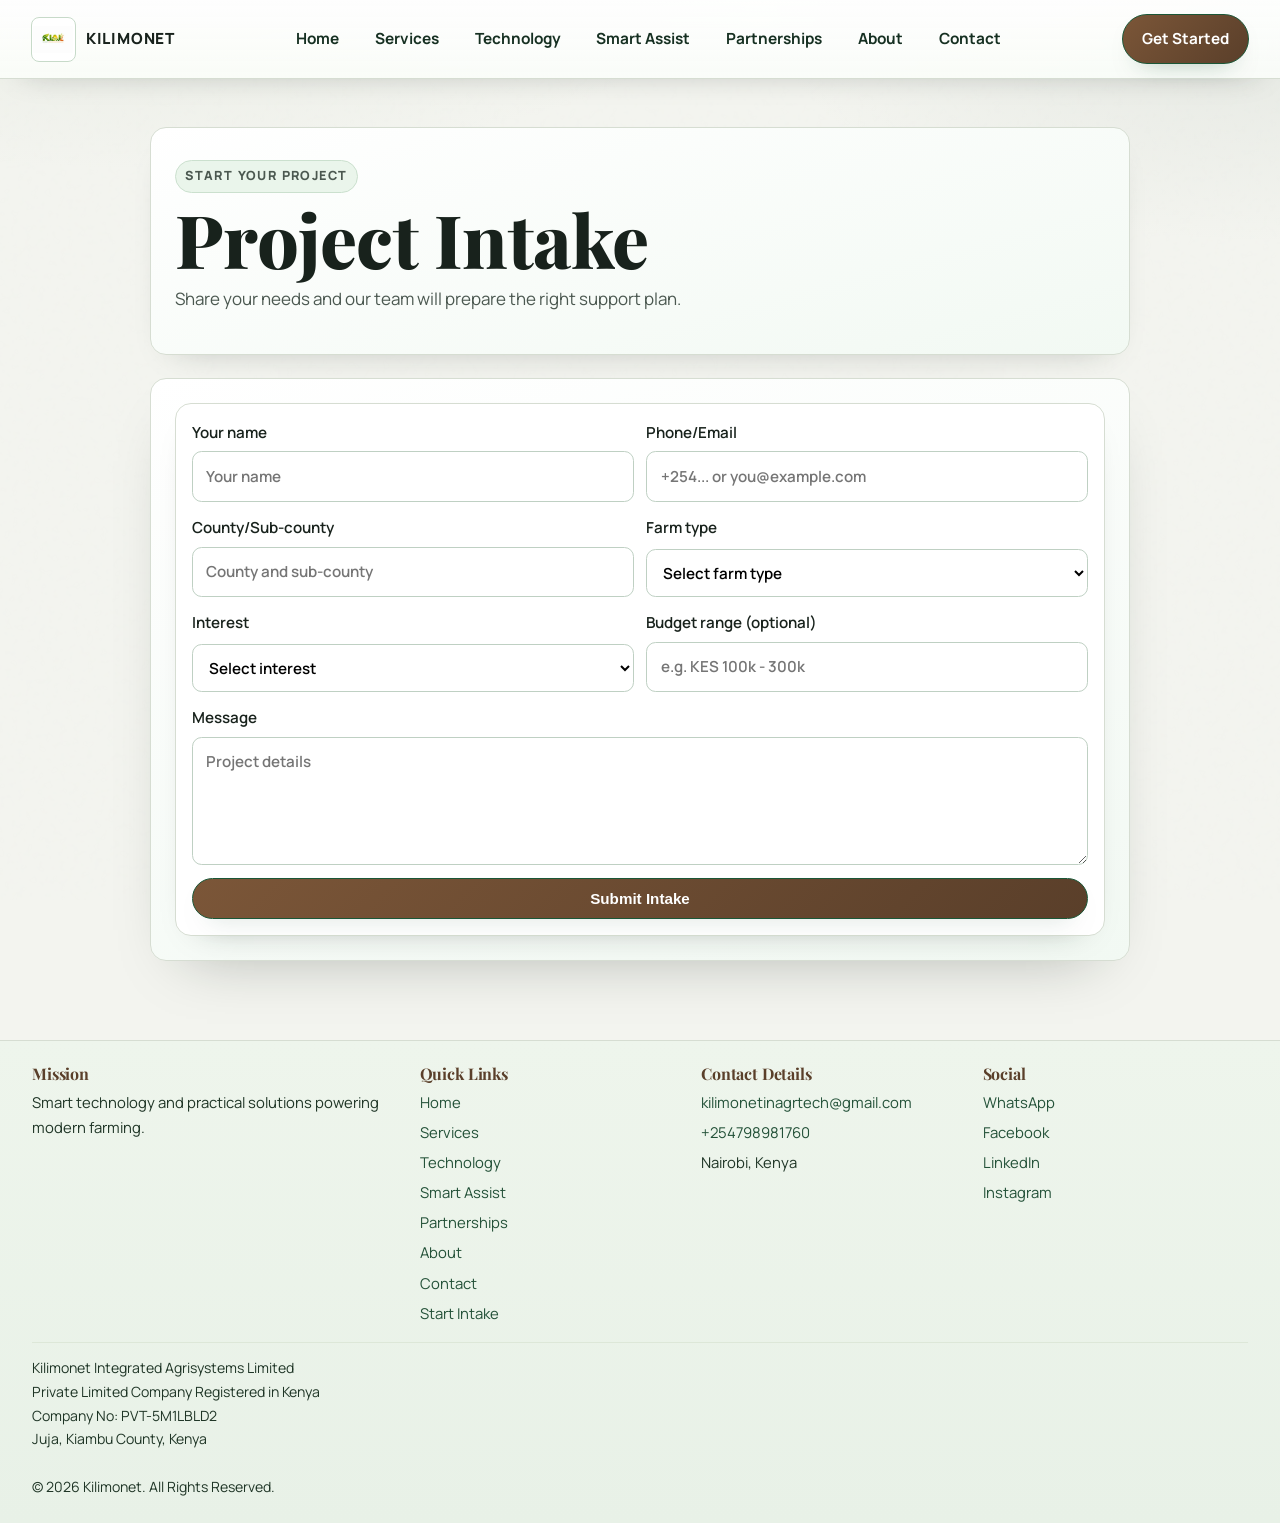
<file: intake.html>
<!doctype html>
<html lang="en">
<head>
  <meta charset="UTF-8" />
  <meta name="viewport" content="width=device-width, initial-scale=1.0" />
  <title>Project Intake | Kilimonet Integrated Agrisystems Limited</title>
  <meta
    name="description"
    content="Project intake form for Kilimonet services, technology, marketing, and labour support requests."
  />
  <link rel="icon" type="image/png" href="kilimonet.icon.png" />
  <link rel="shortcut icon" type="image/png" href="kilimonet.icon.png" />
  <link rel="apple-touch-icon" href="kilimonet.icon.png" />
  <link rel="preconnect" href="https://fonts.googleapis.com" />
  <link rel="preconnect" href="https://fonts.gstatic.com" crossorigin />
  <link rel="preload" as="style" href="https://fonts.googleapis.com/css2?family=Manrope:wght@400;500;700;800&family=Playfair+Display:wght@600;700&display=swap" />
  <link href="https://fonts.googleapis.com/css2?family=Manrope:wght@400;500;700;800&family=Playfair+Display:wght@600;700&display=swap" rel="stylesheet" media="print" onload="this.media='all'" />
  <noscript><link href="https://fonts.googleapis.com/css2?family=Manrope:wght@400;500;700;800&family=Playfair+Display:wght@600;700&display=swap" rel="stylesheet" /></noscript>
  <link rel="stylesheet" href="critical.css" />
  <link rel="preload" as="style" href="styles.css" />
  <link href="styles.css" rel="stylesheet" media="print" onload="this.media='all'" />
  <noscript><link rel="stylesheet" href="styles.css" /></noscript>
  <link rel="preload" as="style" href="intake-page.css" />
  <link href="intake-page.css" rel="stylesheet" media="print" onload="this.media='all'" />
  <noscript><link rel="stylesheet" href="intake-page.css" /></noscript>
</head>
<body class="page-intake">
  <div class="grain"></div>

  <header class="site-header">
    <a class="brand" href="index.html#top" aria-label="Kilimonet home">
      <img class="brand-logo" src="kilimonet.logo.small.webp" width="160" height="107" decoding="async" alt="Kilimonet Integrated Agrisystems Limited logo" />
      <span class="brand-name">KILIMONET</span>
    </a>
    <nav class="nav" id="main-nav">
      <a href="index.html#top">Home</a>
      <a href="services.html">Services</a>
      <a href="technology.html">Technology</a>
      <a href="smart-assist.html">Smart Assist</a>
      <a href="partnerships.html">Partnerships</a>
      <a href="about.html">About</a>
      <a href="contact.html">Contact</a>
    </nav>
    <div class="header-controls">
      <a href="intake.html" class="btn btn-primary header-cta">Get Started</a>
      <button class="menu-toggle" aria-label="Toggle navigation" aria-expanded="false" type="button">&#9776;</button>
    </div>
  </header>

  <main class="intake-main">
    <section class="intake-hero reveal">
      <p class="eyebrow">Start Your Project</p>
      <h1>Project Intake</h1>
      <p>Share your needs and our team will prepare the right support plan.</p>
    </section>

    <section class="intake-form-wrap reveal">
      <form id="project-intake-form" class="contact-form full" action="#" method="post">
        <label>
          Your name
          <input type="text" name="name" placeholder="Your name" required />
        </label>
        <label>
          Phone/Email
          <input type="text" name="phone_or_email" placeholder="+254... or you@example.com" required />
        </label>
        <label>
          County/Sub-county
          <input type="text" name="county_sub_county" placeholder="County and sub-county" required />
        </label>
        <label>
          Farm type
          <select name="farm_type" required>
            <option value="">Select farm type</option>
            <option value="crop">Crop</option>
            <option value="livestock">Livestock</option>
            <option value="mixed">Mixed</option>
          </select>
        </label>
        <label>
          Interest
          <select name="interest" required>
            <option value="">Select interest</option>
            <option value="services">Services</option>
            <option value="technology">Technology</option>
            <option value="marketing">Marketing</option>
            <option value="labour">Labour</option>
          </select>
        </label>
        <label>
          Budget range (optional)
          <input type="text" name="budget_range" placeholder="e.g. KES 100k - 300k" />
        </label>
        <label>
          Message
          <textarea name="message" rows="4" placeholder="Project details" required></textarea>
        </label>
        <button type="submit" class="btn btn-primary">Submit Intake</button>
      </form>
      <p id="intake-confirmation" class="intake-confirmation" hidden>We&rsquo;ll respond within 24&ndash;48 hours.</p>
    </section>
  </main>

  <footer class="site-footer">
    <div class="footer-grid">
      <section class="footer-block">
        <h3>Mission</h3>
        <p>Smart technology and practical solutions powering modern farming.</p>
      </section>
      <section class="footer-block">
        <h3>Quick Links</h3>
        <ul class="footer-links">
          <li><a href="index.html#top">Home</a></li>
          <li><a href="services.html">Services</a></li>
          <li><a href="technology.html">Technology</a></li>
          <li><a href="smart-assist.html">Smart Assist</a></li>
          <li><a href="partnerships.html">Partnerships</a></li>
          <li><a href="about.html">About</a></li>
          <li><a href="contact.html">Contact</a></li>
          <li><a href="intake.html">Start Intake</a></li>
        </ul>
      </section>
      <section class="footer-block">
        <h3>Contact Details</h3>
        <ul class="footer-links">
          <li><a href="mailto:kilimonetinagrtech@gmail.com">kilimonetinagrtech@gmail.com</a></li>
          <li><a href="tel:+254798981760">+254798981760</a></li>
          <li>Nairobi, Kenya</li>
        </ul>
      </section>
      <section class="footer-block">
        <h3>Social</h3>
        <ul class="footer-links">
          <li><a href="https://wa.me/254798981760" target="_blank" rel="noreferrer">WhatsApp</a></li>
          <li><a href="https://facebook.com/" target="_blank" rel="noreferrer">Facebook</a></li>
          <li><a href="https://linkedin.com/" target="_blank" rel="noreferrer">LinkedIn</a></li>
          <li><a href="https://instagram.com/" target="_blank" rel="noreferrer">Instagram</a></li>
        </ul>
      </section>
    </div>
    <p class="copyright">Kilimonet Integrated Agrisystems Limited<br />Private Limited Company Registered in Kenya<br />Company No: PVT-5M1LBLD2<br />Juja, Kiambu County, Kenya<br /><br />© 2026 Kilimonet. All Rights Reserved.</p>
  </footer>

  <script src="script.js" defer></script>
  <script src="intake.js" defer></script>
</body>
</html>
</file>
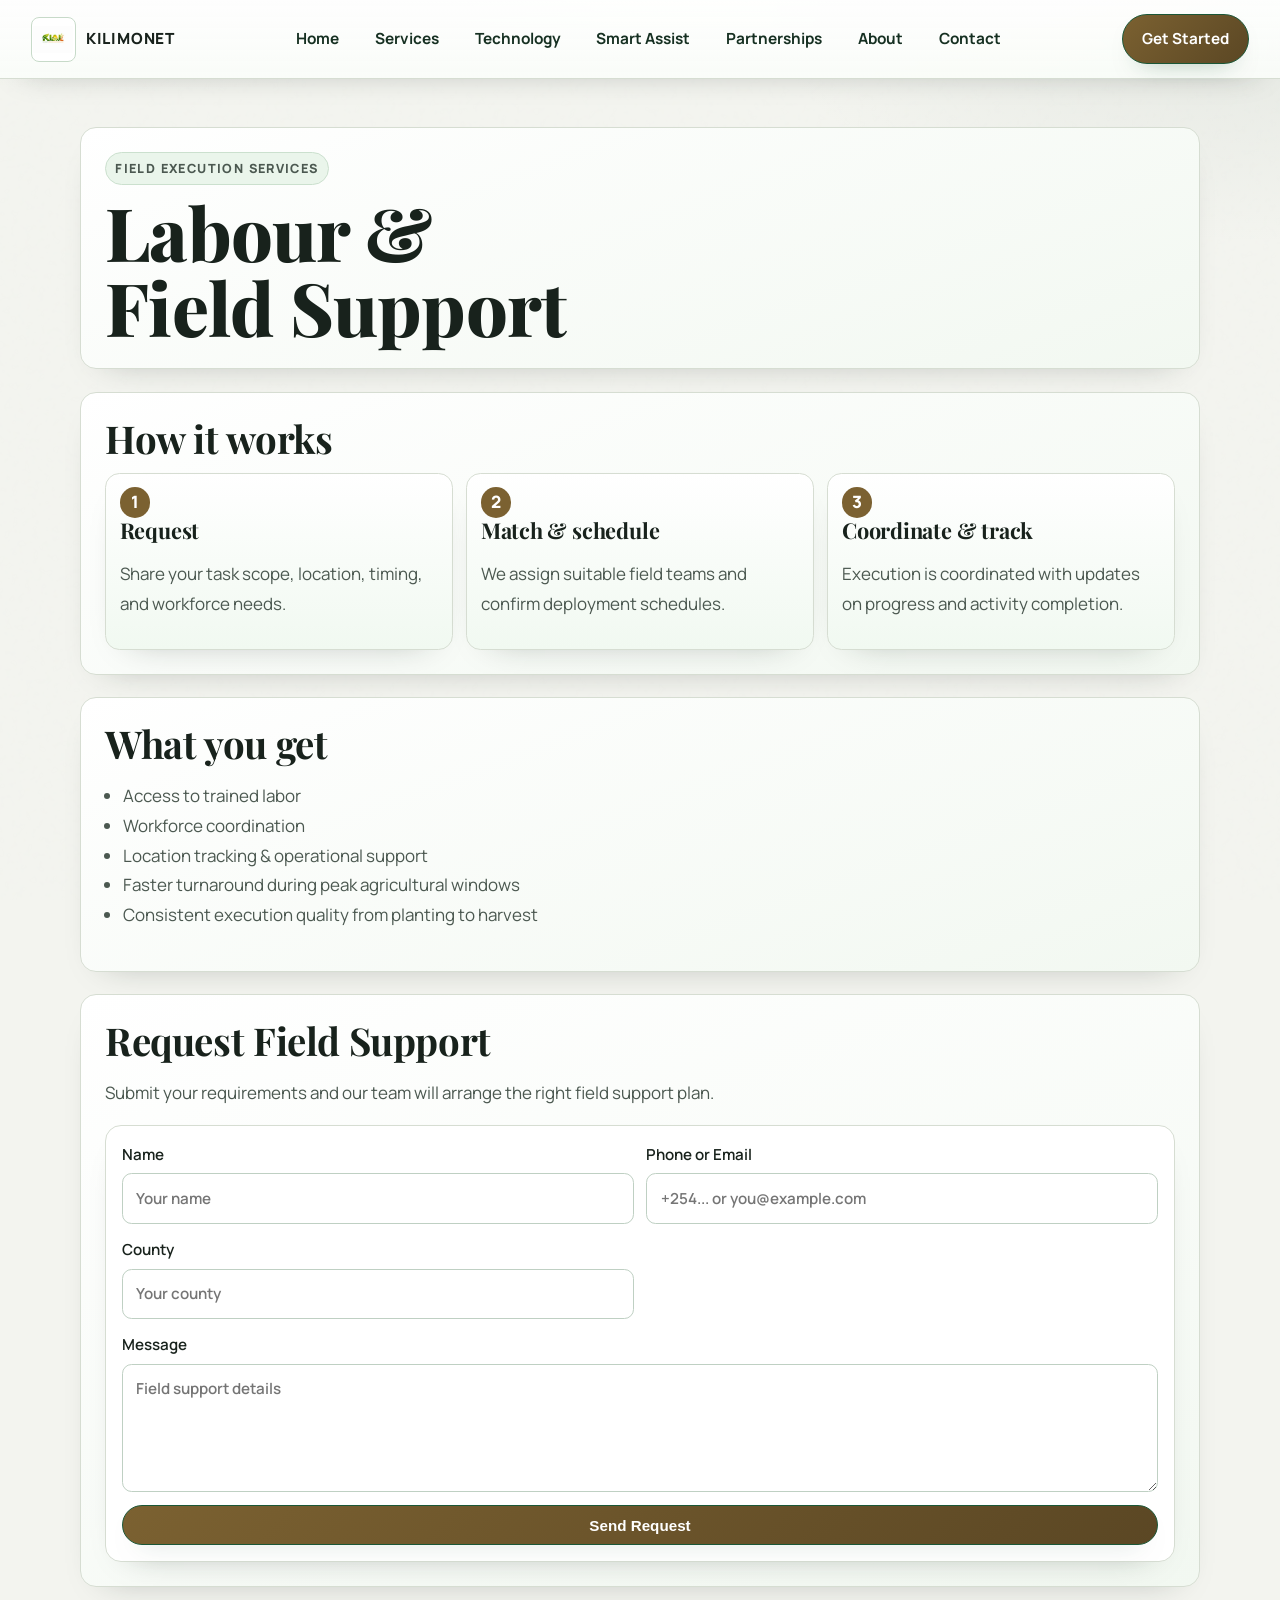
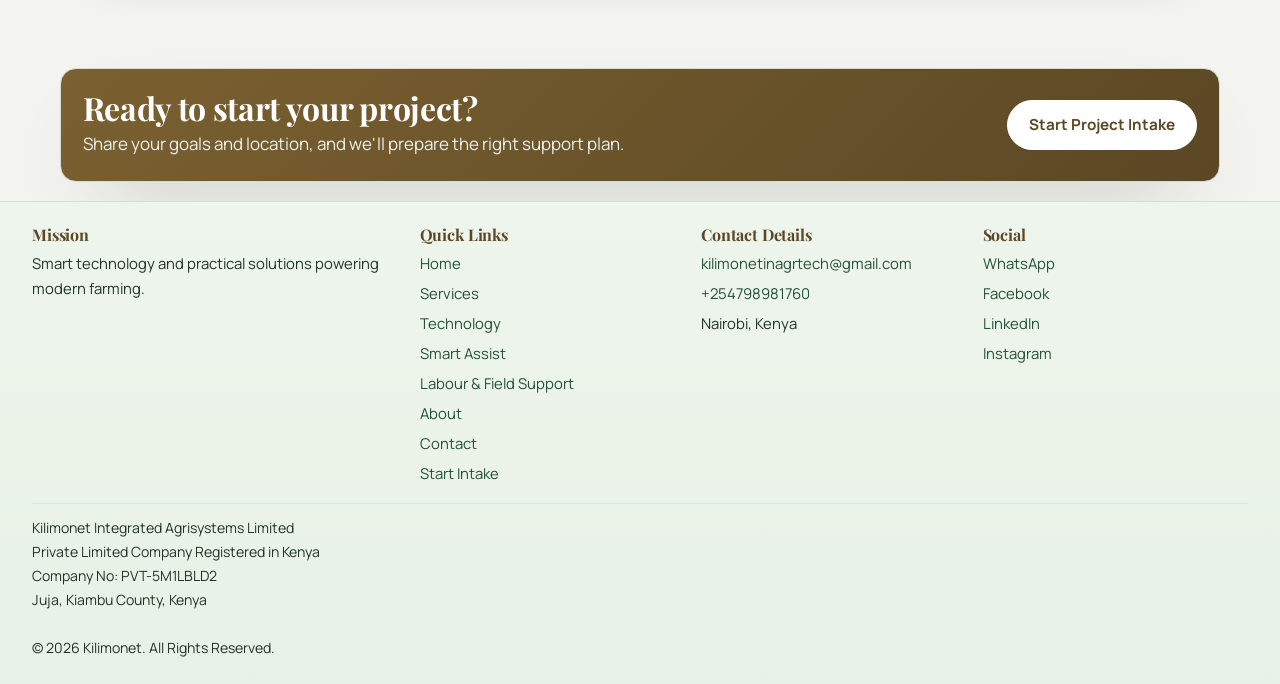
<file: labour.html>
<!doctype html>
<html lang="en">
<head>
  <meta charset="UTF-8" />
  <meta name="viewport" content="width=device-width, initial-scale=1.0" />
  <title>Labour & Field Support | Kilimonet Integrated Agrisystems Limited</title>
  <meta
    name="description"
    content="Kilimonet labour and field support services: request, scheduling, coordination, and tracked farm execution."
  />
  <link rel="icon" type="image/png" href="kilimonet.icon.png" />
  <link rel="shortcut icon" type="image/png" href="kilimonet.icon.png" />
  <link rel="apple-touch-icon" href="kilimonet.icon.png" />
  <link rel="preconnect" href="https://fonts.googleapis.com" />
  <link rel="preconnect" href="https://fonts.gstatic.com" crossorigin />
  <link rel="preload" as="style" href="https://fonts.googleapis.com/css2?family=Manrope:wght@400;500;700;800&family=Playfair+Display:wght@600;700&display=swap" />
  <link href="https://fonts.googleapis.com/css2?family=Manrope:wght@400;500;700;800&family=Playfair+Display:wght@600;700&display=swap" rel="stylesheet" media="print" onload="this.media='all'" />
  <noscript><link href="https://fonts.googleapis.com/css2?family=Manrope:wght@400;500;700;800&family=Playfair+Display:wght@600;700&display=swap" rel="stylesheet" /></noscript>
  <link rel="stylesheet" href="critical.css" />
  <link rel="preload" as="style" href="styles.css" />
  <link href="styles.css" rel="stylesheet" media="print" onload="this.media='all'" />
  <noscript><link rel="stylesheet" href="styles.css" /></noscript>
  <link rel="preload" as="style" href="labour-page.css" />
  <link href="labour-page.css" rel="stylesheet" media="print" onload="this.media='all'" />
  <noscript><link rel="stylesheet" href="labour-page.css" /></noscript>
</head>
<body class="page-labour">
  <div class="grain"></div>

  <header class="site-header">
    <a class="brand" href="index.html#top" aria-label="Kilimonet home">
      <img class="brand-logo" src="kilimonet.logo.small.webp" width="160" height="107" decoding="async" alt="Kilimonet Integrated Agrisystems Limited logo" />
      <span class="brand-name">KILIMONET</span>
    </a>
    <nav class="nav" id="main-nav">
      <a href="index.html#top">Home</a>
      <a href="services.html">Services</a>
      <a href="technology.html">Technology</a>
      <a href="smart-assist.html">Smart Assist</a>
      <a href="partnerships.html">Partnerships</a>
      <a href="about.html">About</a>
      <a href="contact.html">Contact</a>
    </nav>
    <div class="header-controls">
      <a href="intake.html" class="btn btn-primary header-cta">Get Started</a>
      <button class="menu-toggle" aria-label="Toggle navigation" aria-expanded="false" type="button">&#9776;</button>
    </div>
  </header>

  <main class="labour-main">
    <section class="labour-hero reveal">
      <p class="eyebrow">Field Execution Services</p>
      <h1>Labour &amp; Field Support</h1>
    </section>

    <section class="how-it-works reveal">
      <h2>How it works</h2>
      <div class="steps-grid">
        <article class="step-card">
          <span>1</span>
          <h3>Request</h3>
          <p>Share your task scope, location, timing, and workforce needs.</p>
        </article>
        <article class="step-card">
          <span>2</span>
          <h3>Match &amp; schedule</h3>
          <p>We assign suitable field teams and confirm deployment schedules.</p>
        </article>
        <article class="step-card">
          <span>3</span>
          <h3>Coordinate &amp; track</h3>
          <p>Execution is coordinated with updates on progress and activity completion.</p>
        </article>
      </div>
    </section>

    <section class="what-you-get reveal">
      <h2>What you get</h2>
      <ul>
        <li>Access to trained labor</li>
        <li>Workforce coordination</li>
        <li>Location tracking &amp; operational support</li>
        <li>Faster turnaround during peak agricultural windows</li>
        <li>Consistent execution quality from planting to harvest</li>
      </ul>
    </section>

    <section id="request" class="request-form-block reveal">
      <h2>Request Field Support</h2>
      <p>Submit your requirements and our team will arrange the right field support plan.</p>
      <form class="contact-form mini" action="#" method="post">
        <label>
          Name
          <input type="text" name="name" placeholder="Your name" required />
        </label>
        <label>
          Phone or Email
          <input type="text" name="phone_or_email" placeholder="+254... or you@example.com" required />
        </label>
        <label>
          County
          <input type="text" name="county" placeholder="Your county" required />
        </label>
        <label>
          Message
          <textarea name="message" rows="4" placeholder="Field support details" required></textarea>
        </label>
        <button type="submit" class="btn btn-primary">Send Request</button>
      </form>
    </section>
  </main>

  <section class="intake-rail">
    <div>
      <h2>Ready to start your project?</h2>
      <p>Share your goals and location, and we'll prepare the right support plan.</p>
    </div>
    <a href="intake.html" class="btn btn-secondary">Start Project Intake</a>
  </section>

  <footer class="site-footer">
    <div class="footer-grid">
      <section class="footer-block">
        <h3>Mission</h3>
        <p>Smart technology and practical solutions powering modern farming.</p>
      </section>
      <section class="footer-block">
        <h3>Quick Links</h3>
        <ul class="footer-links">
          <li><a href="index.html#top">Home</a></li>
          <li><a href="services.html">Services</a></li>
          <li><a href="technology.html">Technology</a></li>
          <li><a href="smart-assist.html">Smart Assist</a></li>
          <li><a href="labour.html">Labour &amp; Field Support</a></li>
          <li><a href="about.html">About</a></li>
          <li><a href="contact.html">Contact</a></li>
          <li><a href="intake.html">Start Intake</a></li>
        </ul>
      </section>
      <section class="footer-block">
        <h3>Contact Details</h3>
        <ul class="footer-links">
          <li><a href="mailto:kilimonetinagrtech@gmail.com">kilimonetinagrtech@gmail.com</a></li>
          <li><a href="tel:+254798981760">+254798981760</a></li>
          <li>Nairobi, Kenya</li>
        </ul>
      </section>
      <section class="footer-block">
        <h3>Social</h3>
        <ul class="footer-links">
          <li><a href="https://wa.me/254798981760" target="_blank" rel="noreferrer">WhatsApp</a></li>
          <li><a href="https://facebook.com/" target="_blank" rel="noreferrer">Facebook</a></li>
          <li><a href="https://linkedin.com/" target="_blank" rel="noreferrer">LinkedIn</a></li>
          <li><a href="https://instagram.com/" target="_blank" rel="noreferrer">Instagram</a></li>
        </ul>
      </section>
    </div>
    <p class="copyright">Kilimonet Integrated Agrisystems Limited<br />Private Limited Company Registered in Kenya<br />Company No: PVT-5M1LBLD2<br />Juja, Kiambu County, Kenya<br /><br />© 2026 Kilimonet. All Rights Reserved.</p>
  </footer>

  <script src="script.js" defer></script>
</body>
</html>
</file>
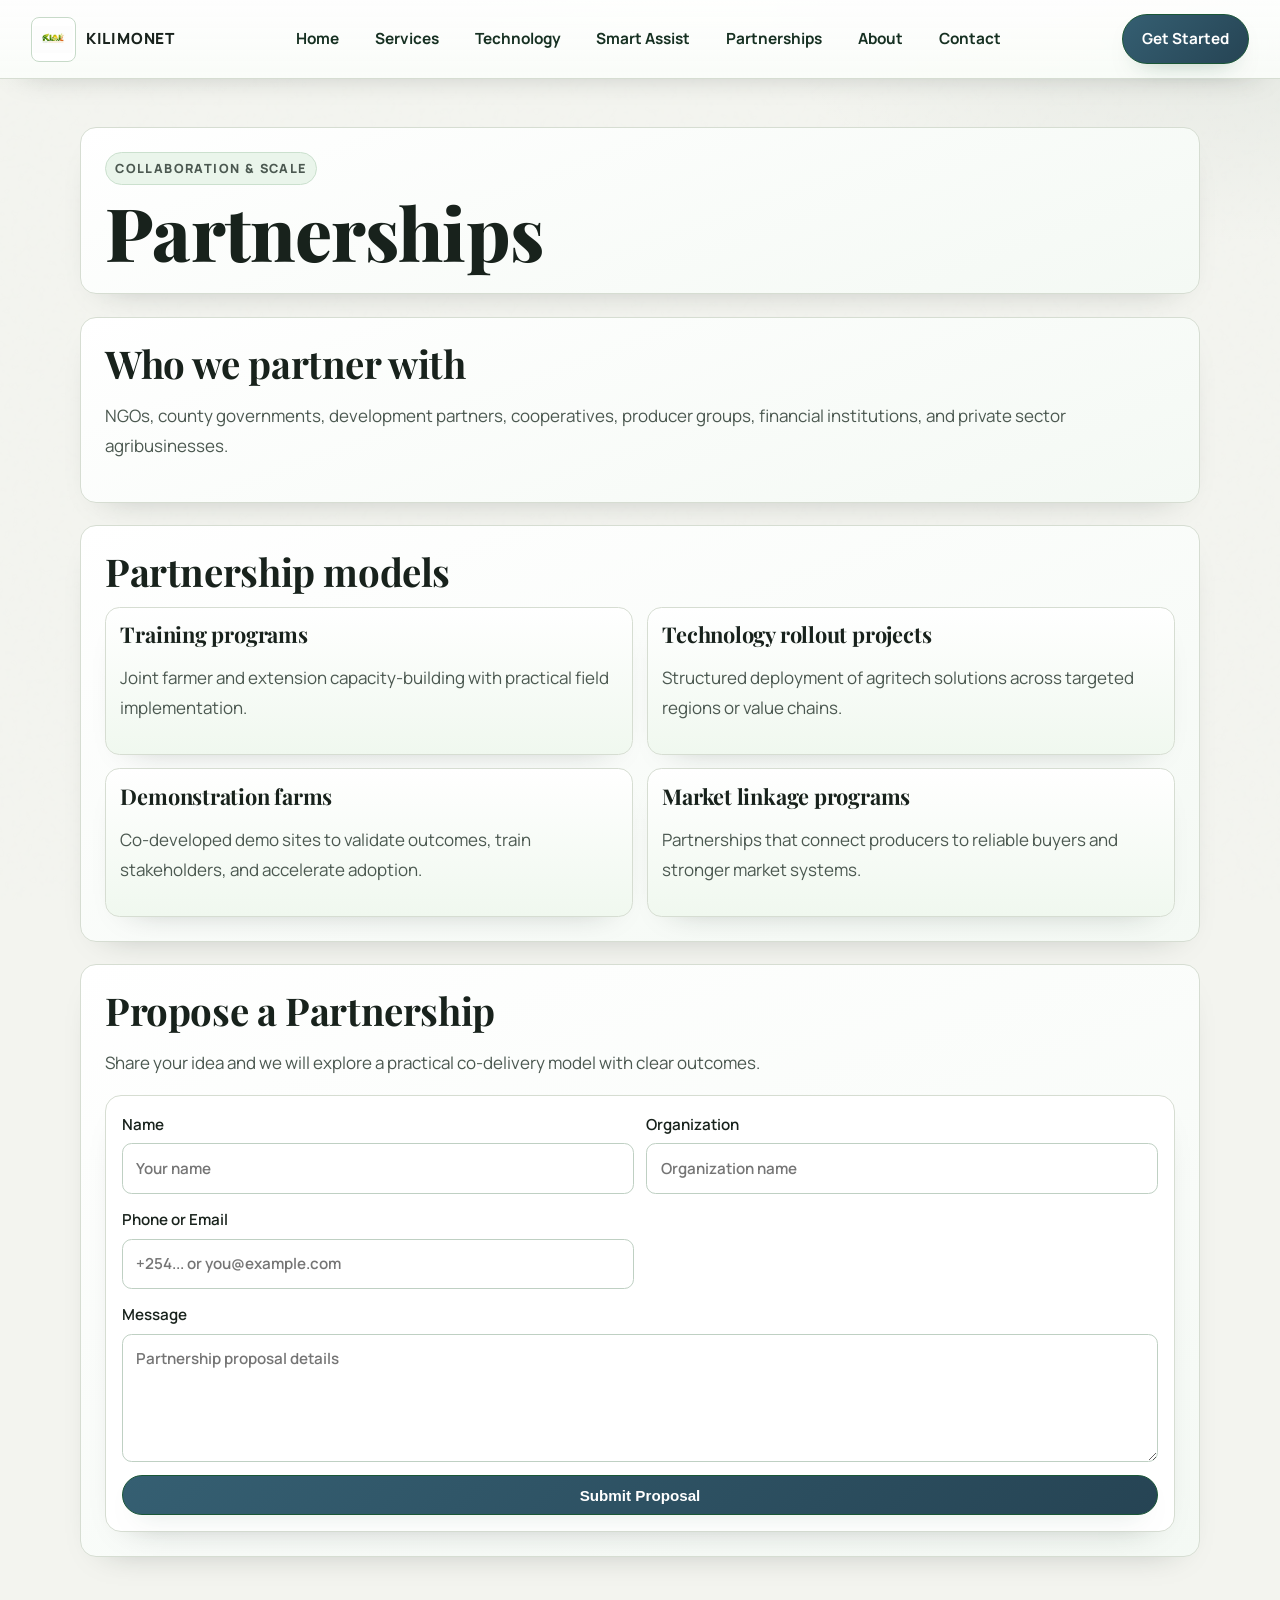
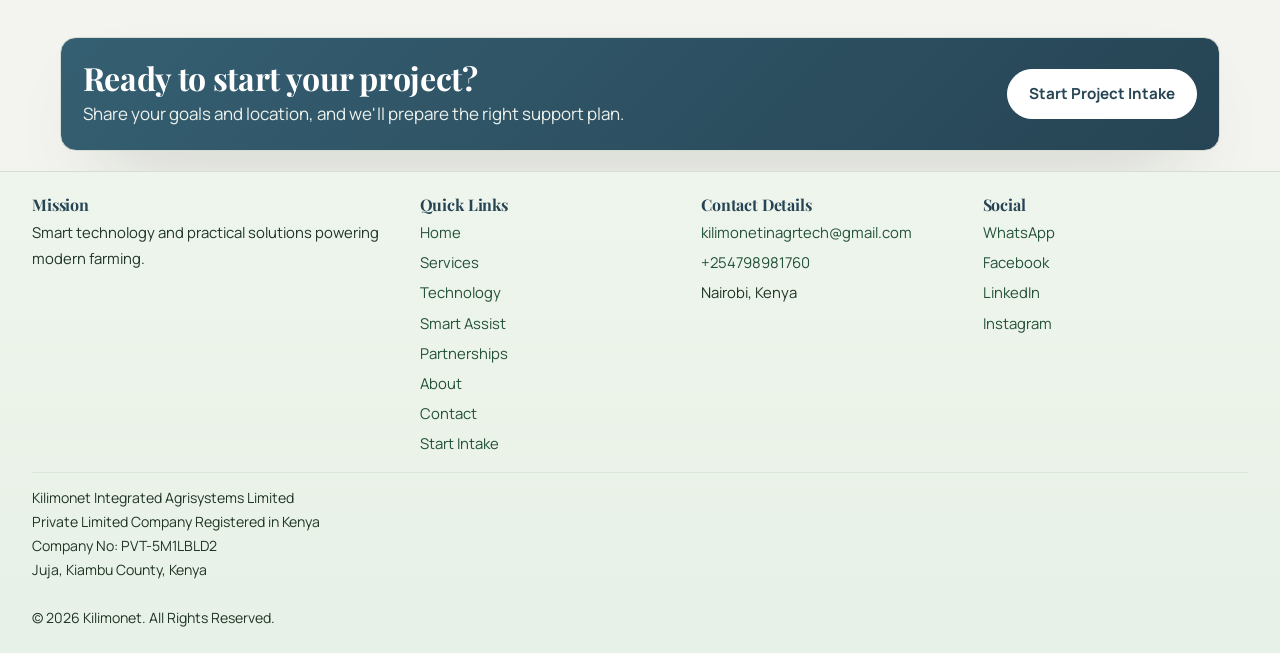
<file: partnerships.html>
<!doctype html>
<html lang="en">
<head>
  <meta charset="UTF-8" />
  <meta name="viewport" content="width=device-width, initial-scale=1.0" />
  <title>Partnerships | Kilimonet Integrated Agrisystems Limited</title>
  <meta
    name="description"
    content="Partnership opportunities with Kilimonet across training, technology rollout, demonstration farms, and market linkage."
  />
  <link rel="icon" type="image/png" href="kilimonet.icon.png" />
  <link rel="shortcut icon" type="image/png" href="kilimonet.icon.png" />
  <link rel="apple-touch-icon" href="kilimonet.icon.png" />
  <link rel="preconnect" href="https://fonts.googleapis.com" />
  <link rel="preconnect" href="https://fonts.gstatic.com" crossorigin />
  <link rel="preload" as="style" href="https://fonts.googleapis.com/css2?family=Manrope:wght@400;500;700;800&family=Playfair+Display:wght@600;700&display=swap" />
  <link href="https://fonts.googleapis.com/css2?family=Manrope:wght@400;500;700;800&family=Playfair+Display:wght@600;700&display=swap" rel="stylesheet" media="print" onload="this.media='all'" />
  <noscript><link href="https://fonts.googleapis.com/css2?family=Manrope:wght@400;500;700;800&family=Playfair+Display:wght@600;700&display=swap" rel="stylesheet" /></noscript>
  <link rel="stylesheet" href="critical.css" />
  <link rel="preload" as="style" href="styles.css" />
  <link href="styles.css" rel="stylesheet" media="print" onload="this.media='all'" />
  <noscript><link rel="stylesheet" href="styles.css" /></noscript>
  <link rel="preload" as="style" href="partnerships-page.css" />
  <link href="partnerships-page.css" rel="stylesheet" media="print" onload="this.media='all'" />
  <noscript><link rel="stylesheet" href="partnerships-page.css" /></noscript>
</head>
<body class="page-partnerships">
  <div class="grain"></div>

  <header class="site-header">
    <a class="brand" href="index.html#top" aria-label="Kilimonet home">
      <img class="brand-logo" src="kilimonet.logo.small.webp" width="160" height="107" decoding="async" alt="Kilimonet Integrated Agrisystems Limited logo" />
      <span class="brand-name">KILIMONET</span>
    </a>
    <nav class="nav" id="main-nav">
      <a href="index.html#top">Home</a>
      <a href="services.html">Services</a>
      <a href="technology.html">Technology</a>
      <a href="smart-assist.html">Smart Assist</a>
      <a href="partnerships.html">Partnerships</a>
      <a href="about.html">About</a>
      <a href="contact.html">Contact</a>
    </nav>
    <div class="header-controls">
      <a href="intake.html" class="btn btn-primary header-cta">Get Started</a>
      <button class="menu-toggle" aria-label="Toggle navigation" aria-expanded="false" type="button">&#9776;</button>
    </div>
  </header>

  <main class="partnerships-main">
    <section class="partnerships-hero reveal">
      <p class="eyebrow">Collaboration &amp; Scale</p>
      <h1>Partnerships</h1>
    </section>

    <section class="partners-block reveal">
      <h2>Who we partner with</h2>
      <p>
        NGOs, county governments, development partners, cooperatives, producer groups, financial
        institutions, and private sector agribusinesses.
      </p>
    </section>

    <section class="models-block reveal">
      <h2>Partnership models</h2>
      <div class="models-grid">
        <article class="model-tile">
          <h3>Training programs</h3>
          <p>Joint farmer and extension capacity-building with practical field implementation.</p>
        </article>
        <article class="model-tile">
          <h3>Technology rollout projects</h3>
          <p>Structured deployment of agritech solutions across targeted regions or value chains.</p>
        </article>
        <article class="model-tile">
          <h3>Demonstration farms</h3>
          <p>Co-developed demo sites to validate outcomes, train stakeholders, and accelerate adoption.</p>
        </article>
        <article class="model-tile">
          <h3>Market linkage programs</h3>
          <p>Partnerships that connect producers to reliable buyers and stronger market systems.</p>
        </article>
      </div>
    </section>

    <section id="propose" class="propose-block reveal">
      <h2>Propose a Partnership</h2>
      <p>Share your idea and we will explore a practical co-delivery model with clear outcomes.</p>
      <form class="contact-form mini" action="#" method="post">
        <label>
          Name
          <input type="text" name="name" placeholder="Your name" required />
        </label>
        <label>
          Organization
          <input type="text" name="organization" placeholder="Organization name" required />
        </label>
        <label>
          Phone or Email
          <input type="text" name="phone_or_email" placeholder="+254... or you@example.com" required />
        </label>
        <label>
          Message
          <textarea name="message" rows="4" placeholder="Partnership proposal details" required></textarea>
        </label>
        <button type="submit" class="btn btn-primary">Submit Proposal</button>
      </form>
    </section>
  </main>

  <section class="intake-rail">
    <div>
      <h2>Ready to start your project?</h2>
      <p>Share your goals and location, and we'll prepare the right support plan.</p>
    </div>
    <a href="intake.html" class="btn btn-secondary">Start Project Intake</a>
  </section>

  <footer class="site-footer">
    <div class="footer-grid">
      <section class="footer-block">
        <h3>Mission</h3>
        <p>Smart technology and practical solutions powering modern farming.</p>
      </section>
      <section class="footer-block">
        <h3>Quick Links</h3>
        <ul class="footer-links">
          <li><a href="index.html#top">Home</a></li>
          <li><a href="services.html">Services</a></li>
          <li><a href="technology.html">Technology</a></li>
          <li><a href="smart-assist.html">Smart Assist</a></li>
          <li><a href="partnerships.html">Partnerships</a></li>
          <li><a href="about.html">About</a></li>
          <li><a href="contact.html">Contact</a></li>
          <li><a href="intake.html">Start Intake</a></li>
        </ul>
      </section>
      <section class="footer-block">
        <h3>Contact Details</h3>
        <ul class="footer-links">
          <li><a href="mailto:kilimonetinagrtech@gmail.com">kilimonetinagrtech@gmail.com</a></li>
          <li><a href="tel:+254798981760">+254798981760</a></li>
          <li>Nairobi, Kenya</li>
        </ul>
      </section>
      <section class="footer-block">
        <h3>Social</h3>
        <ul class="footer-links">
          <li><a href="https://wa.me/254798981760" target="_blank" rel="noreferrer">WhatsApp</a></li>
          <li><a href="https://facebook.com/" target="_blank" rel="noreferrer">Facebook</a></li>
          <li><a href="https://linkedin.com/" target="_blank" rel="noreferrer">LinkedIn</a></li>
          <li><a href="https://instagram.com/" target="_blank" rel="noreferrer">Instagram</a></li>
        </ul>
      </section>
    </div>
    <p class="copyright">Kilimonet Integrated Agrisystems Limited<br />Private Limited Company Registered in Kenya<br />Company No: PVT-5M1LBLD2<br />Juja, Kiambu County, Kenya<br /><br />© 2026 Kilimonet. All Rights Reserved.</p>
  </footer>

  <script src="script.js" defer></script>
</body>
</html>
</file>
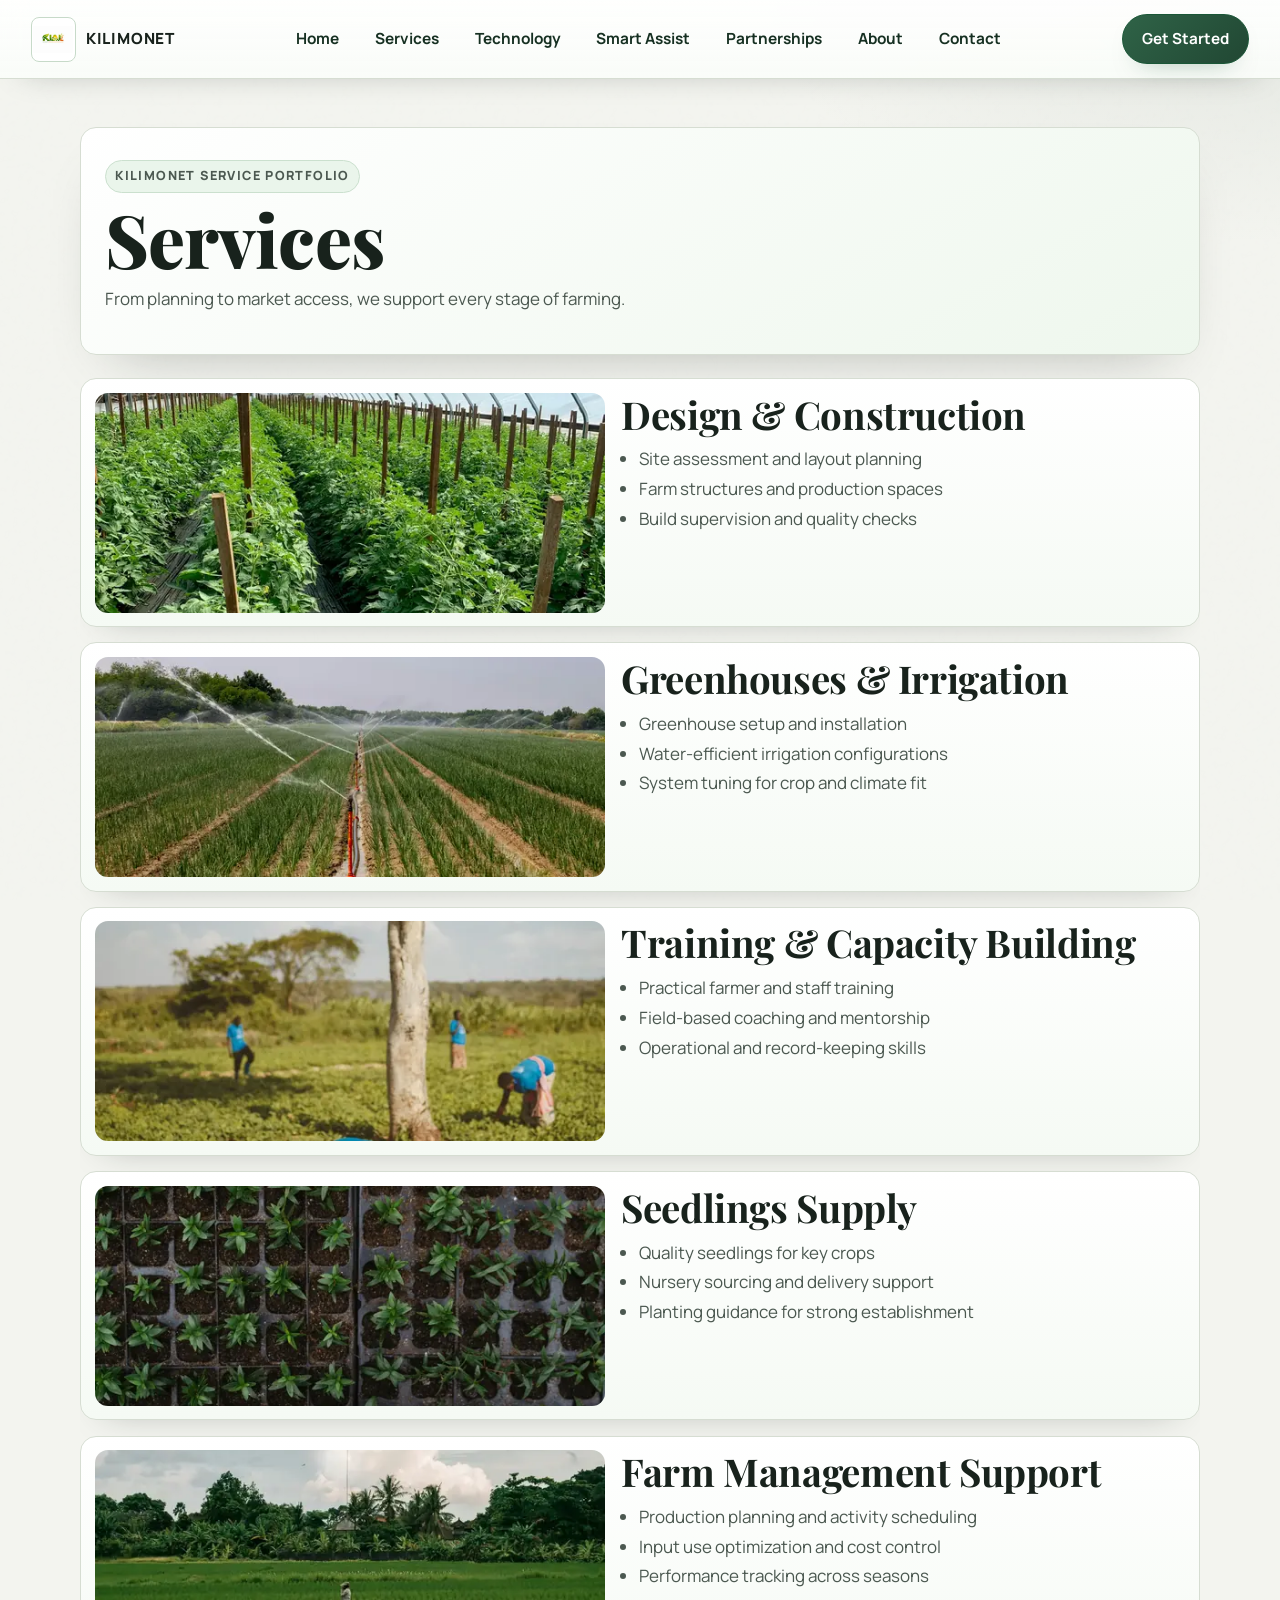
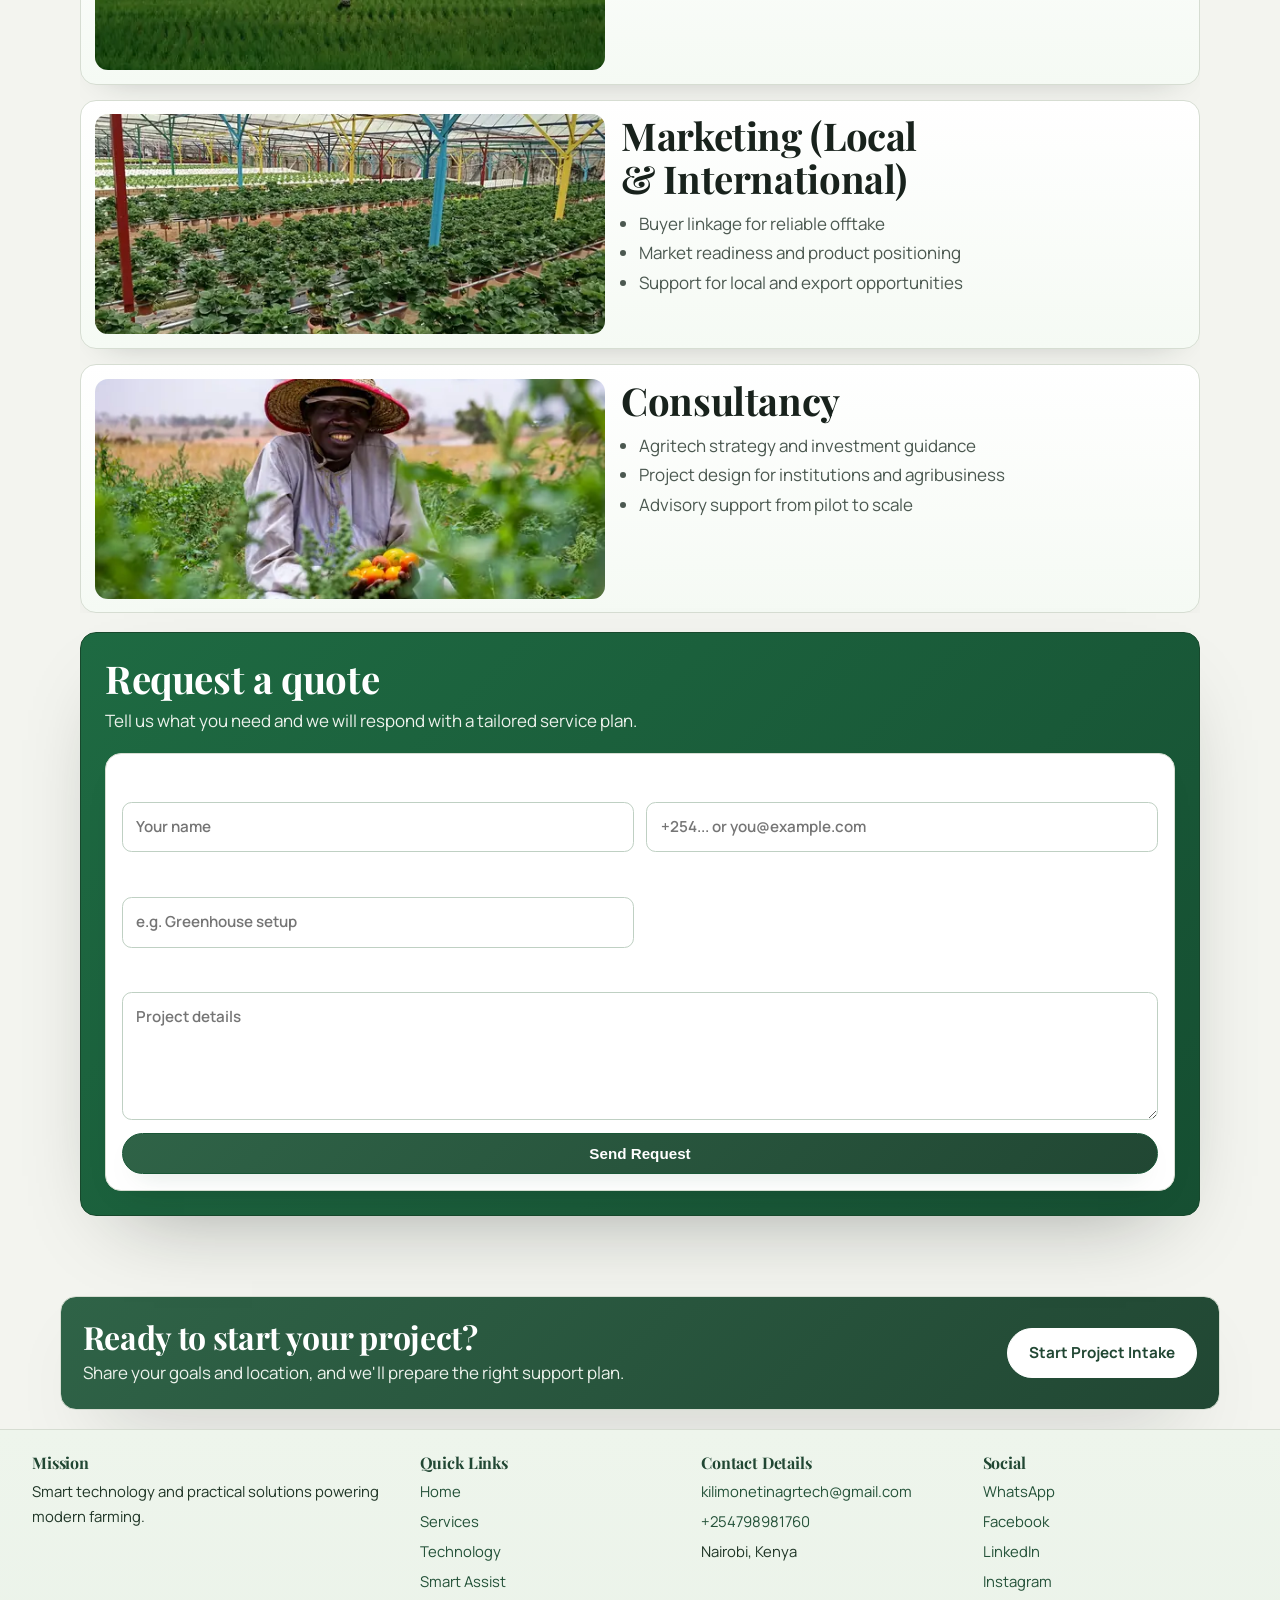
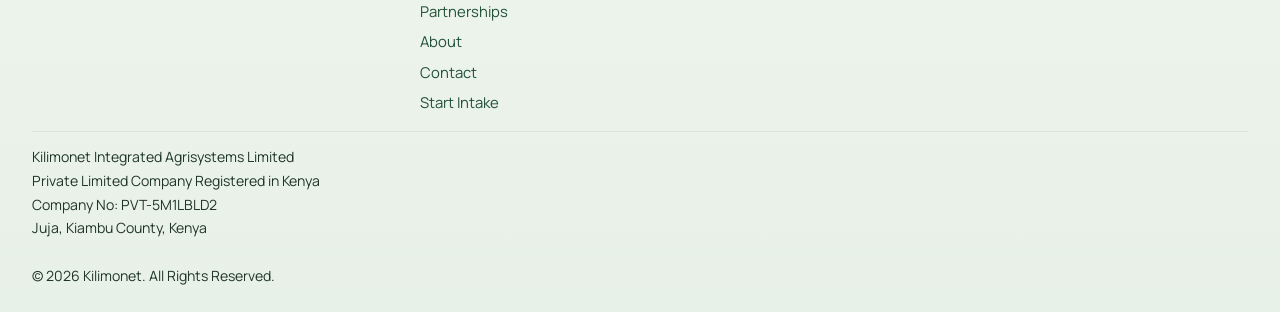
<file: services.html>
<!doctype html>
<html lang="en">
<head>
  <meta charset="UTF-8" />
  <meta name="viewport" content="width=device-width, initial-scale=1.0" />
  <title>Services | Kilimonet Integrated Agrisystems Limited</title>
  <meta
    name="description"
    content="Services by Kilimonet Integrated Agrisystems Limited, from planning and infrastructure to operations and market access."
  />
  <link rel="icon" type="image/png" href="kilimonet.icon.png" />
  <link rel="shortcut icon" type="image/png" href="kilimonet.icon.png" />
  <link rel="apple-touch-icon" href="kilimonet.icon.png" />
  <link rel="preconnect" href="https://fonts.googleapis.com" />
  <link rel="preconnect" href="https://fonts.gstatic.com" crossorigin />
  <link rel="preload" as="style" href="https://fonts.googleapis.com/css2?family=Manrope:wght@400;500;700;800&family=Playfair+Display:wght@600;700&display=swap" />
  <link href="https://fonts.googleapis.com/css2?family=Manrope:wght@400;500;700;800&family=Playfair+Display:wght@600;700&display=swap" rel="stylesheet" media="print" onload="this.media='all'" />
  <noscript><link href="https://fonts.googleapis.com/css2?family=Manrope:wght@400;500;700;800&family=Playfair+Display:wght@600;700&display=swap" rel="stylesheet" /></noscript>
  <link rel="stylesheet" href="critical.css" />
  <link rel="preload" as="style" href="styles.css" />
  <link href="styles.css" rel="stylesheet" media="print" onload="this.media='all'" />
  <noscript><link rel="stylesheet" href="styles.css" /></noscript>
  <link rel="preload" as="style" href="services-page.css" />
  <link href="services-page.css" rel="stylesheet" media="print" onload="this.media='all'" />
  <noscript><link rel="stylesheet" href="services-page.css" /></noscript>
</head>
<body class="page-services">
  <div class="grain"></div>

  <header class="site-header">
    <a class="brand" href="index.html#top" aria-label="Kilimonet home">
      <img class="brand-logo" src="kilimonet.logo.small.webp" width="160" height="107" decoding="async" alt="Kilimonet Integrated Agrisystems Limited logo" />
      <span class="brand-name">KILIMONET</span>
    </a>
    <nav class="nav" id="main-nav">
      <a href="index.html#top">Home</a>
      <a href="services.html">Services</a>
      <a href="technology.html">Technology</a>
      <a href="smart-assist.html">Smart Assist</a>
      <a href="partnerships.html">Partnerships</a>
      <a href="about.html">About</a>
      <a href="contact.html">Contact</a>
    </nav>
    <div class="header-controls">
      <a href="intake.html" class="btn btn-primary header-cta">Get Started</a>
      <button class="menu-toggle" aria-label="Toggle navigation" aria-expanded="false" type="button">&#9776;</button>
    </div>
  </header>

  <main class="services-main">
    <section class="services-hero reveal">
      <p class="eyebrow">Kilimonet Service Portfolio</p>
      <h1>Services</h1>
      <p>From planning to market access, we support every stage of farming.</p>
    </section>

    <section class="services-list reveal">
      <article class="service-item">
        <img src="photo-service-design-construction.webp" srcset="photo-service-design-construction-560.webp 560w, photo-service-design-construction-900.webp 900w, photo-service-design-construction-1200.webp 1200w, photo-service-design-construction.webp 1400w" sizes="(max-width: 980px) 94vw, 40vw" width="1400" height="1866" fetchpriority="high" decoding="async" alt="Farm layout planning and construction" />
        <div>
          <h2>Design &amp; Construction</h2>
          <ul>
            <li>Site assessment and layout planning</li>
            <li>Farm structures and production spaces</li>
            <li>Build supervision and quality checks</li>
          </ul>
        </div>
      </article>

      <article class="service-item">
        <img src="photo-service-greenhouse-irrigation.webp" srcset="photo-service-greenhouse-irrigation-560.webp 560w, photo-service-greenhouse-irrigation-900.webp 900w, photo-service-greenhouse-irrigation-1200.webp 1200w, photo-service-greenhouse-irrigation.webp 1400w" sizes="(max-width: 980px) 94vw, 40vw" width="1400" height="934" loading="lazy" decoding="async" alt="Greenhouse and irrigation systems" />
        <div>
          <h2>Greenhouses &amp; Irrigation</h2>
          <ul>
            <li>Greenhouse setup and installation</li>
            <li>Water-efficient irrigation configurations</li>
            <li>System tuning for crop and climate fit</li>
          </ul>
        </div>
      </article>

      <article class="service-item">
        <img src="photo-service-training.webp" srcset="photo-service-training-560.webp 560w, photo-service-training-900.webp 900w, photo-service-training-1200.webp 1200w, photo-service-training.webp 1400w" sizes="(max-width: 980px) 94vw, 40vw" width="1400" height="2100" loading="lazy" decoding="async" alt="Farmer training session" />
        <div>
          <h2>Training &amp; Capacity Building</h2>
          <ul>
            <li>Practical farmer and staff training</li>
            <li>Field-based coaching and mentorship</li>
            <li>Operational and record-keeping skills</li>
          </ul>
        </div>
      </article>

      <article class="service-item">
        <img src="photo-service-seedlings.webp" srcset="photo-service-seedlings-560.webp 560w, photo-service-seedlings-900.webp 900w, photo-service-seedlings-1200.webp 1200w, photo-service-seedlings.webp 1400w" sizes="(max-width: 980px) 94vw, 40vw" width="1400" height="933" loading="lazy" decoding="async" alt="Healthy crop seedlings" />
        <div>
          <h2>Seedlings Supply</h2>
          <ul>
            <li>Quality seedlings for key crops</li>
            <li>Nursery sourcing and delivery support</li>
            <li>Planting guidance for strong establishment</li>
          </ul>
        </div>
      </article>

      <article class="service-item">
        <img src="photo-service-management.webp" srcset="photo-service-management-560.webp 560w, photo-service-management-900.webp 900w, photo-service-management-1200.webp 1200w, photo-service-management.webp 1400w" sizes="(max-width: 980px) 94vw, 40vw" width="1400" height="2100" loading="lazy" decoding="async" alt="Farm management and operations" />
        <div>
          <h2>Farm Management Support</h2>
          <ul>
            <li>Production planning and activity scheduling</li>
            <li>Input use optimization and cost control</li>
            <li>Performance tracking across seasons</li>
          </ul>
        </div>
      </article>

      <article class="service-item">
        <img src="photo-service-marketing.webp" srcset="photo-service-marketing-560.webp 560w, photo-service-marketing-900.webp 900w, photo-service-marketing-1200.webp 1200w, photo-service-marketing.webp 1400w" sizes="(max-width: 980px) 94vw, 40vw" width="1400" height="1054" loading="lazy" decoding="async" alt="Fresh produce market" />
        <div>
          <h2>Marketing (Local &amp; International)</h2>
          <ul>
            <li>Buyer linkage for reliable offtake</li>
            <li>Market readiness and product positioning</li>
            <li>Support for local and export opportunities</li>
          </ul>
        </div>
      </article>

      <article class="service-item">
        <img src="photo-service-consultancy.webp" srcset="photo-service-consultancy-560.webp 560w, photo-service-consultancy-900.webp 900w, photo-service-consultancy-1200.webp 1200w, photo-service-consultancy.webp 1400w" sizes="(max-width: 980px) 94vw, 40vw" width="1400" height="933" loading="lazy" decoding="async" alt="Agritech consultancy planning" />
        <div>
          <h2>Consultancy</h2>
          <ul>
            <li>Agritech strategy and investment guidance</li>
            <li>Project design for institutions and agribusiness</li>
            <li>Advisory support from pilot to scale</li>
          </ul>
        </div>
      </article>
    </section>

    <section id="quote" class="quote-cta reveal">
      <h2>Request a quote</h2>
      <p>Tell us what you need and we will respond with a tailored service plan.</p>
      <form class="contact-form mini" action="#" method="post">
        <label>
          Name
          <input type="text" name="name" placeholder="Your name" required />
        </label>
        <label>
          Phone or Email
          <input type="text" name="phone_or_email" placeholder="+254... or you@example.com" required />
        </label>
        <label>
          Service Needed
          <input type="text" name="service_needed" placeholder="e.g. Greenhouse setup" required />
        </label>
        <label>
          Message
          <textarea name="message" rows="4" placeholder="Project details" required></textarea>
        </label>
        <button type="submit" class="btn btn-primary">Send Request</button>
      </form>
    </section>
  </main>

  <section class="intake-rail">
    <div>
      <h2>Ready to start your project?</h2>
      <p>Share your goals and location, and we'll prepare the right support plan.</p>
    </div>
    <a href="intake.html" class="btn btn-secondary">Start Project Intake</a>
  </section>

  <footer class="site-footer">
    <div class="footer-grid">
      <section class="footer-block">
        <h3>Mission</h3>
        <p>Smart technology and practical solutions powering modern farming.</p>
      </section>
      <section class="footer-block">
        <h3>Quick Links</h3>
        <ul class="footer-links">
          <li><a href="index.html#top">Home</a></li>
          <li><a href="services.html">Services</a></li>
          <li><a href="technology.html">Technology</a></li>
          <li><a href="smart-assist.html">Smart Assist</a></li>
          <li><a href="partnerships.html">Partnerships</a></li>
          <li><a href="about.html">About</a></li>
          <li><a href="contact.html">Contact</a></li>
          <li><a href="intake.html">Start Intake</a></li>
        </ul>
      </section>
      <section class="footer-block">
        <h3>Contact Details</h3>
        <ul class="footer-links">
          <li><a href="mailto:kilimonetinagrtech@gmail.com">kilimonetinagrtech@gmail.com</a></li>
          <li><a href="tel:+254798981760">+254798981760</a></li>
          <li>Nairobi, Kenya</li>
        </ul>
      </section>
      <section class="footer-block">
        <h3>Social</h3>
        <ul class="footer-links">
          <li><a href="https://wa.me/254798981760" target="_blank" rel="noreferrer">WhatsApp</a></li>
          <li><a href="https://facebook.com/" target="_blank" rel="noreferrer">Facebook</a></li>
          <li><a href="https://linkedin.com/" target="_blank" rel="noreferrer">LinkedIn</a></li>
          <li><a href="https://instagram.com/" target="_blank" rel="noreferrer">Instagram</a></li>
        </ul>
      </section>
    </div>
    <p class="copyright">Kilimonet Integrated Agrisystems Limited<br />Private Limited Company Registered in Kenya<br />Company No: PVT-5M1LBLD2<br />Juja, Kiambu County, Kenya<br /><br />© 2026 Kilimonet. All Rights Reserved.</p>
  </footer>

  <script src="script.js" defer></script>
</body>
</html>
</file>
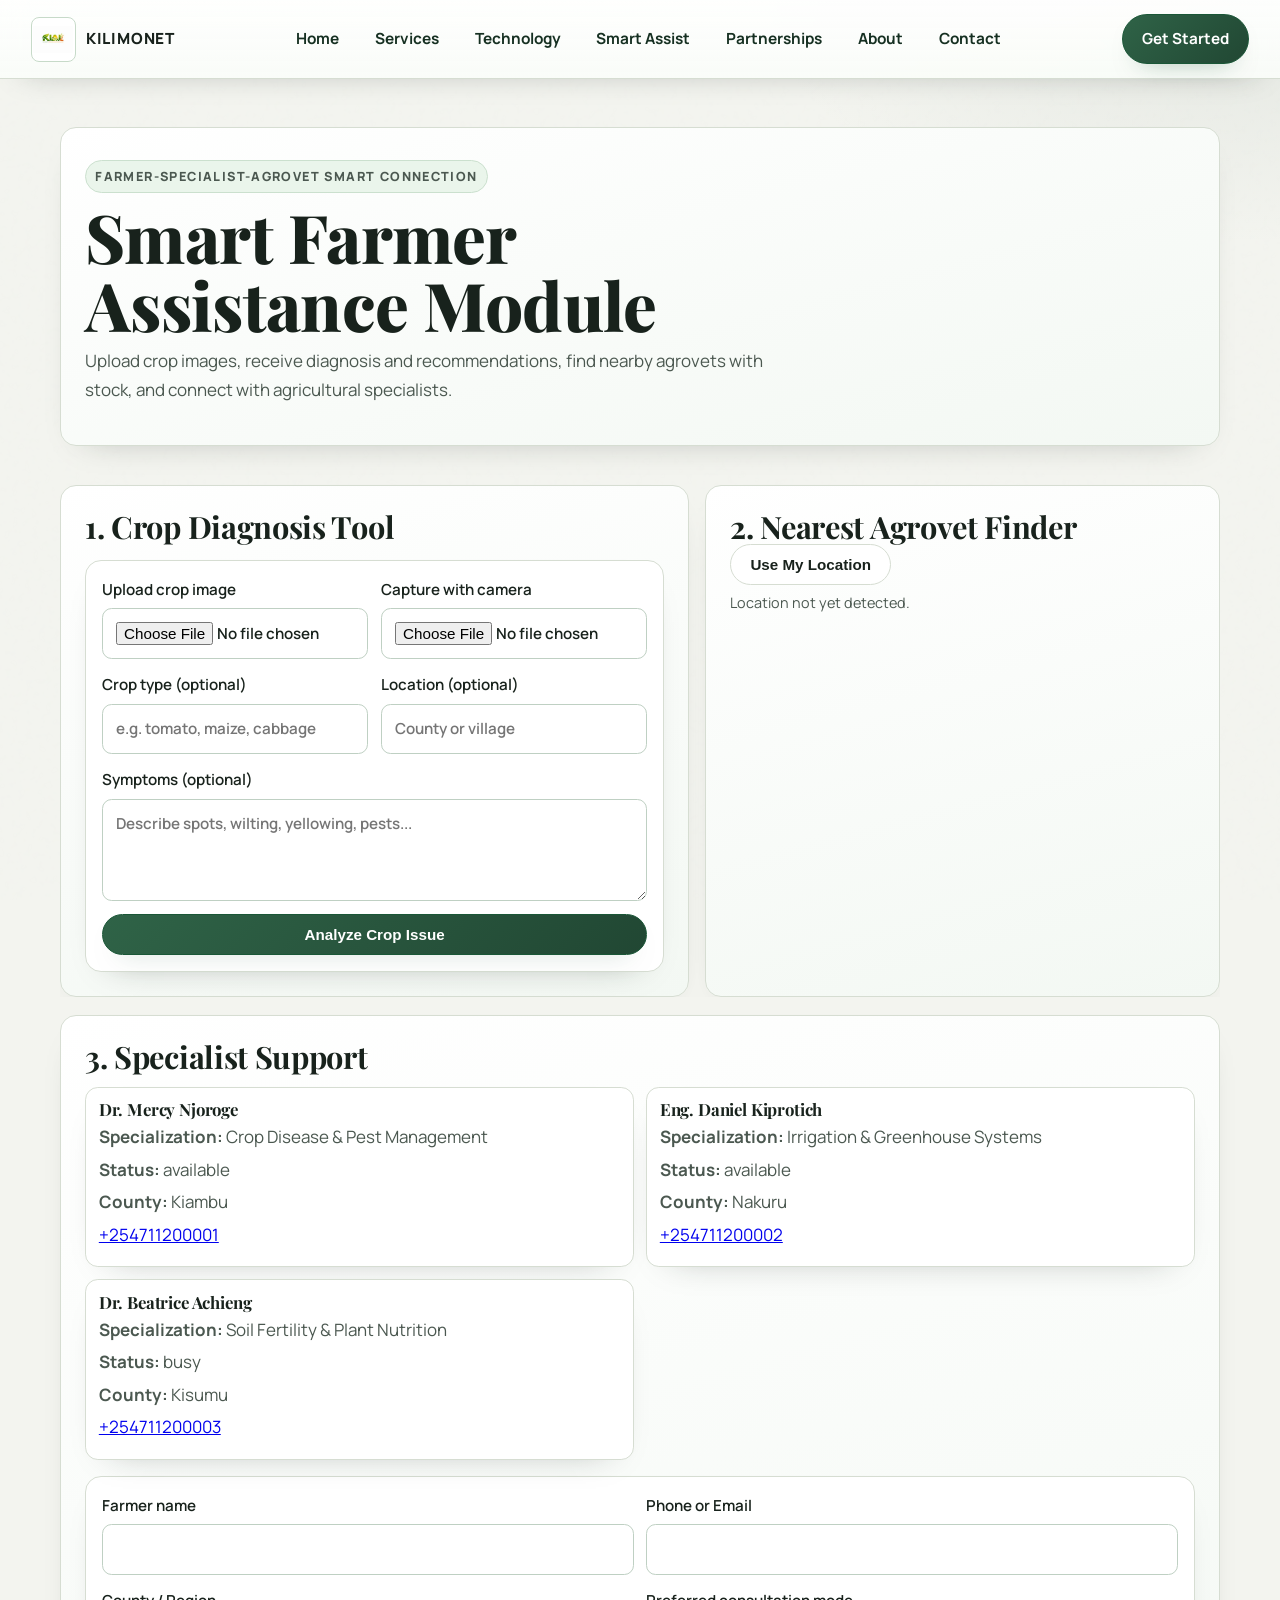
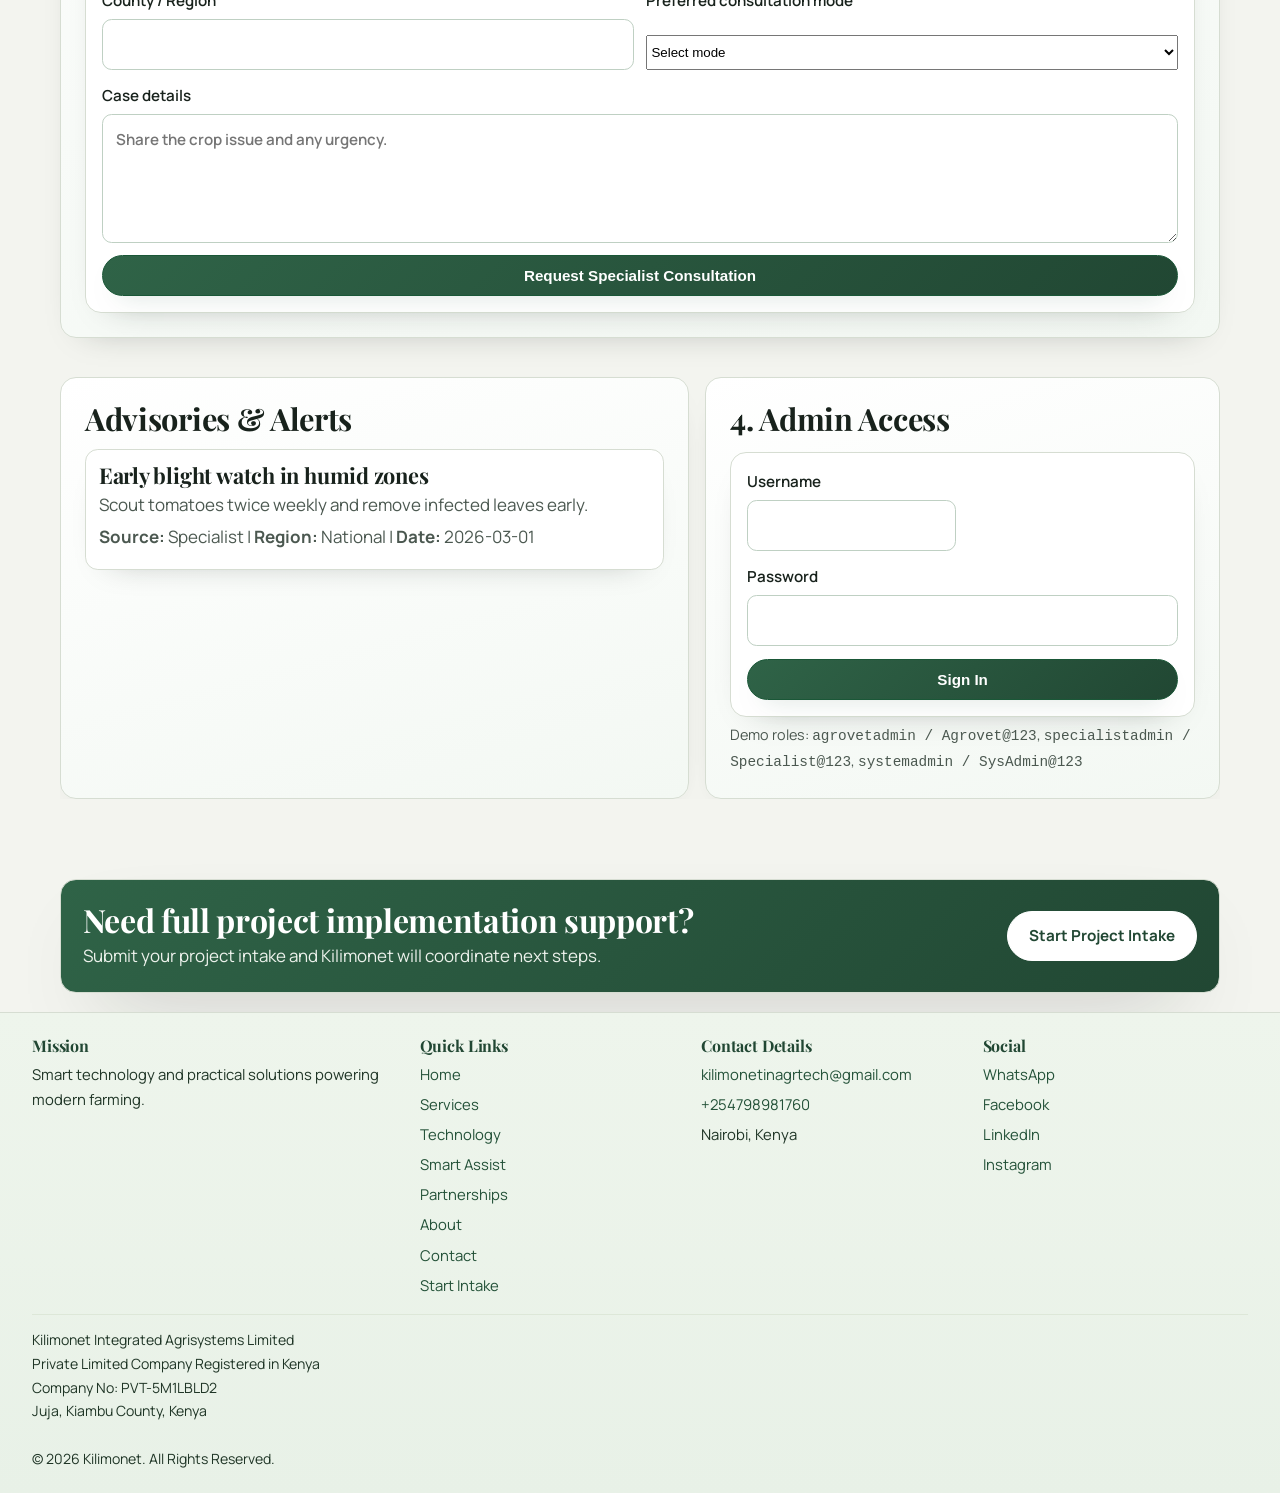
<file: smart-assist.html>
<!doctype html>
<html lang="en">
<head>
  <meta charset="UTF-8" />
  <meta name="viewport" content="width=device-width, initial-scale=1.0" />
  <title>Smart Assist | Kilimonet Integrated Agrisystems Limited</title>
  <meta
    name="description"
    content="Smart farmer assistance by Kilimonet: crop diagnosis, nearest agrovet matching, specialist support, and admin updates for stock and advisories."
  />
  <link rel="icon" type="image/png" href="kilimonet.icon.png" />
  <link rel="shortcut icon" type="image/png" href="kilimonet.icon.png" />
  <link rel="apple-touch-icon" href="kilimonet.icon.png" />
  <link rel="preconnect" href="https://fonts.googleapis.com" />
  <link rel="preconnect" href="https://fonts.gstatic.com" crossorigin />
  <link rel="preload" as="style" href="https://fonts.googleapis.com/css2?family=Manrope:wght@400;500;700;800&family=Playfair+Display:wght@600;700&display=swap" />
  <link href="https://fonts.googleapis.com/css2?family=Manrope:wght@400;500;700;800&family=Playfair+Display:wght@600;700&display=swap" rel="stylesheet" media="print" onload="this.media='all'" />
  <noscript><link href="https://fonts.googleapis.com/css2?family=Manrope:wght@400;500;700;800&family=Playfair+Display:wght@600;700&display=swap" rel="stylesheet" /></noscript>
  <link rel="stylesheet" href="critical.css" />
  <link rel="preload" as="style" href="styles.css" />
  <link href="styles.css" rel="stylesheet" media="print" onload="this.media='all'" />
  <noscript><link rel="stylesheet" href="styles.css" /></noscript>
  <link rel="preload" as="style" href="smart-assist-page.css" />
  <link href="smart-assist-page.css" rel="stylesheet" media="print" onload="this.media='all'" />
  <noscript><link rel="stylesheet" href="smart-assist-page.css" /></noscript>
</head>
<body class="page-services">
  <div class="grain"></div>

  <header class="site-header">
    <a class="brand" href="index.html#top" aria-label="Kilimonet home">
      <img class="brand-logo" src="kilimonet.logo.small.webp" width="160" height="107" decoding="async" alt="Kilimonet Integrated Agrisystems Limited logo" />
      <span class="brand-name">KILIMONET</span>
    </a>
    <nav class="nav" id="main-nav">
      <a href="index.html#top">Home</a>
      <a href="services.html">Services</a>
      <a href="technology.html">Technology</a>
      <a href="smart-assist.html">Smart Assist</a>
      <a href="partnerships.html">Partnerships</a>
      <a href="about.html">About</a>
      <a href="contact.html">Contact</a>
    </nav>
    <div class="header-controls">
      <a href="intake.html" class="btn btn-primary header-cta">Get Started</a>
      <button class="menu-toggle" aria-label="Toggle navigation" aria-expanded="false" type="button">&#9776;</button>
    </div>
  </header>

  <main class="smart-main">
    <section class="smart-hero reveal">
      <p class="eyebrow">Farmer-Specialist-Agrovet Smart Connection</p>
      <h1>Smart Farmer Assistance Module</h1>
      <p>Upload crop images, receive diagnosis and recommendations, find nearby agrovets with stock, and connect with agricultural specialists.</p>
    </section>

    <section class="smart-grid">
      <article class="smart-panel reveal">
        <h2>1. Crop Diagnosis Tool</h2>
        <form id="diagnosis-form" class="contact-form full" action="#" method="post" novalidate>
          <input class="hp" type="text" name="website" tabindex="-1" autocomplete="off" aria-hidden="true" />
          <label>
            Upload crop image
            <input id="crop-image" type="file" accept="image/*" required />
          </label>
          <label>
            Capture with camera
            <input id="crop-camera" type="file" accept="image/*" capture="environment" />
          </label>
          <label>
            Crop type (optional)
            <input id="crop-type" type="text" name="crop_type" placeholder="e.g. tomato, maize, cabbage" />
          </label>
          <label>
            Location (optional)
            <input id="farmer-location" type="text" name="location" placeholder="County or village" />
          </label>
          <label>
            Symptoms (optional)
            <textarea id="symptoms" name="symptoms" rows="3" placeholder="Describe spots, wilting, yellowing, pests..." ></textarea>
          </label>
          <button type="submit" class="btn btn-primary">Analyze Crop Issue</button>
        </form>
        <div id="image-preview-wrap" class="image-preview-wrap" hidden>
          <img id="image-preview" alt="Selected crop preview" />
          <p id="image-meta"></p>
        </div>
        <div id="diagnosis-result" class="result-card" hidden></div>
      </article>

      <article class="smart-panel reveal">
        <h2>2. Nearest Agrovet Finder</h2>
        <div class="finder-controls">
          <button id="detect-location-btn" class="btn btn-secondary" type="button">Use My Location</button>
          <p id="location-status" class="meta-text">Location not yet detected.</p>
        </div>
        <div id="recommended-products" class="chip-list"></div>
        <div id="agrovet-list" class="stack-list"></div>
      </article>
    </section>

    <section class="smart-panel reveal">
      <h2>3. Specialist Support</h2>
      <div id="specialist-list" class="specialist-grid"></div>
      <form id="consultation-form" class="contact-form full" action="#" method="post" novalidate>
        <input class="hp" type="text" name="website" tabindex="-1" autocomplete="off" aria-hidden="true" />
        <label>
          Farmer name
          <input type="text" id="consult-name" required />
        </label>
        <label>
          Phone or Email
          <input type="text" id="consult-contact" required />
        </label>
        <label>
          County / Region
          <input type="text" id="consult-county" required />
        </label>
        <label>
          Preferred consultation mode
          <select id="consult-mode" required>
            <option value="">Select mode</option>
            <option value="call">Call</option>
            <option value="chat">Chat</option>
            <option value="appointment">Scheduled Appointment</option>
          </select>
        </label>
        <label>
          Case details
          <textarea id="consult-details" rows="4" required placeholder="Share the crop issue and any urgency."></textarea>
        </label>
        <button class="btn btn-primary" type="submit">Request Specialist Consultation</button>
      </form>
      <p id="consult-feedback" class="feedback" hidden></p>
    </section>

    <section class="smart-grid">
      <article class="smart-panel reveal">
        <h2>Advisories & Alerts</h2>
        <div id="advisory-list" class="stack-list"></div>
      </article>

      <article class="smart-panel reveal">
        <h2>4. Admin Access</h2>
        <div id="admin-auth-wrap">
          <form id="admin-login-form" class="contact-form full" action="#" method="post">
            <label>
              Username
              <input type="text" id="admin-username" required />
            </label>
            <label>
              Password
              <input type="password" id="admin-password" required />
            </label>
            <button class="btn btn-primary" type="submit">Sign In</button>
          </form>
          <p class="meta-text">Demo roles: <code>agrovetadmin / Agrovet@123</code>, <code>specialistadmin / Specialist@123</code>, <code>systemadmin / SysAdmin@123</code></p>
          <p id="admin-login-feedback" class="feedback" hidden></p>
        </div>

        <div id="admin-dashboard" hidden>
          <div class="admin-head">
            <p id="admin-role-label"></p>
            <button id="admin-logout" type="button" class="btn btn-secondary">Logout</button>
          </div>

          <section id="agrovet-admin-panel" class="admin-section" hidden>
            <h3>Agrovet Admin</h3>
            <form id="agrovet-stock-form" class="contact-form full" action="#" method="post">
              <label>
                Select agrovet
                <select id="agrovet-select" required></select>
              </label>
              <label>
                Product name
                <input type="text" id="product-name" required />
              </label>
              <label>
                Stock quantity
                <input type="number" id="product-stock" min="0" required />
              </label>
              <label>
                Price (KES)
                <input type="number" id="product-price" min="0" step="1" required />
              </label>
              <button class="btn btn-primary" type="submit">Update Stock</button>
            </form>

            <form id="agrovet-notice-form" class="contact-form full" action="#" method="post">
              <label>
                Notice title
                <input type="text" id="agrovet-notice-title" required />
              </label>
              <label>
                Notice message
                <textarea id="agrovet-notice-body" rows="3" required></textarea>
              </label>
              <button class="btn btn-secondary" type="submit">Publish Agrovet Notice</button>
            </form>
          </section>

          <section id="specialist-admin-panel" class="admin-section" hidden>
            <h3>Specialist Admin</h3>
            <form id="specialist-update-form" class="contact-form full" action="#" method="post">
              <label>
                Select specialist
                <select id="specialist-select" required></select>
              </label>
              <label>
                Availability status
                <select id="specialist-availability" required>
                  <option value="available">Available</option>
                  <option value="busy">Busy</option>
                  <option value="offline">Offline</option>
                </select>
              </label>
              <button class="btn btn-primary" type="submit">Update Availability</button>
            </form>

            <form id="specialist-advisory-form" class="contact-form full" action="#" method="post">
              <label>
                Advisory title
                <input type="text" id="specialist-advisory-title" required />
              </label>
              <label>
                Advisory message
                <textarea id="specialist-advisory-body" rows="3" required></textarea>
              </label>
              <label>
                County/Region
                <input type="text" id="specialist-advisory-region" placeholder="Optional target region" />
              </label>
              <button class="btn btn-secondary" type="submit">Publish Specialist Advisory</button>
            </form>
          </section>

          <p id="admin-feedback" class="feedback" hidden></p>
        </div>
      </article>
    </section>
  </main>

  <section class="intake-rail">
    <div>
      <h2>Need full project implementation support?</h2>
      <p>Submit your project intake and Kilimonet will coordinate next steps.</p>
    </div>
    <a href="intake.html" class="btn btn-secondary">Start Project Intake</a>
  </section>

  <footer class="site-footer">
    <div class="footer-grid">
      <section class="footer-block">
        <h3>Mission</h3>
        <p>Smart technology and practical solutions powering modern farming.</p>
      </section>
      <section class="footer-block">
        <h3>Quick Links</h3>
        <ul class="footer-links">
          <li><a href="index.html#top">Home</a></li>
          <li><a href="services.html">Services</a></li>
          <li><a href="technology.html">Technology</a></li>
          <li><a href="smart-assist.html">Smart Assist</a></li>
          <li><a href="partnerships.html">Partnerships</a></li>
          <li><a href="about.html">About</a></li>
          <li><a href="contact.html">Contact</a></li>
          <li><a href="intake.html">Start Intake</a></li>
        </ul>
      </section>
      <section class="footer-block">
        <h3>Contact Details</h3>
        <ul class="footer-links">
          <li><a href="mailto:kilimonetinagrtech@gmail.com">kilimonetinagrtech@gmail.com</a></li>
          <li><a href="tel:+254798981760">+254798981760</a></li>
          <li>Nairobi, Kenya</li>
        </ul>
      </section>
      <section class="footer-block">
        <h3>Social</h3>
        <ul class="footer-links">
          <li><a href="https://wa.me/254798981760" target="_blank" rel="noreferrer">WhatsApp</a></li>
          <li><a href="https://facebook.com/" target="_blank" rel="noreferrer">Facebook</a></li>
          <li><a href="https://linkedin.com/" target="_blank" rel="noreferrer">LinkedIn</a></li>
          <li><a href="https://instagram.com/" target="_blank" rel="noreferrer">Instagram</a></li>
        </ul>
      </section>
    </div>
    <p class="copyright">Kilimonet Integrated Agrisystems Limited<br />Private Limited Company Registered in Kenya<br />Company No: PVT-5M1LBLD2<br />Juja, Kiambu County, Kenya<br /><br />© 2026 Kilimonet. All Rights Reserved.</p>
  </footer>

  <script src="script.js" defer></script>
  <script src="smart-assist.js" defer></script>
</body>
</html>
</file>
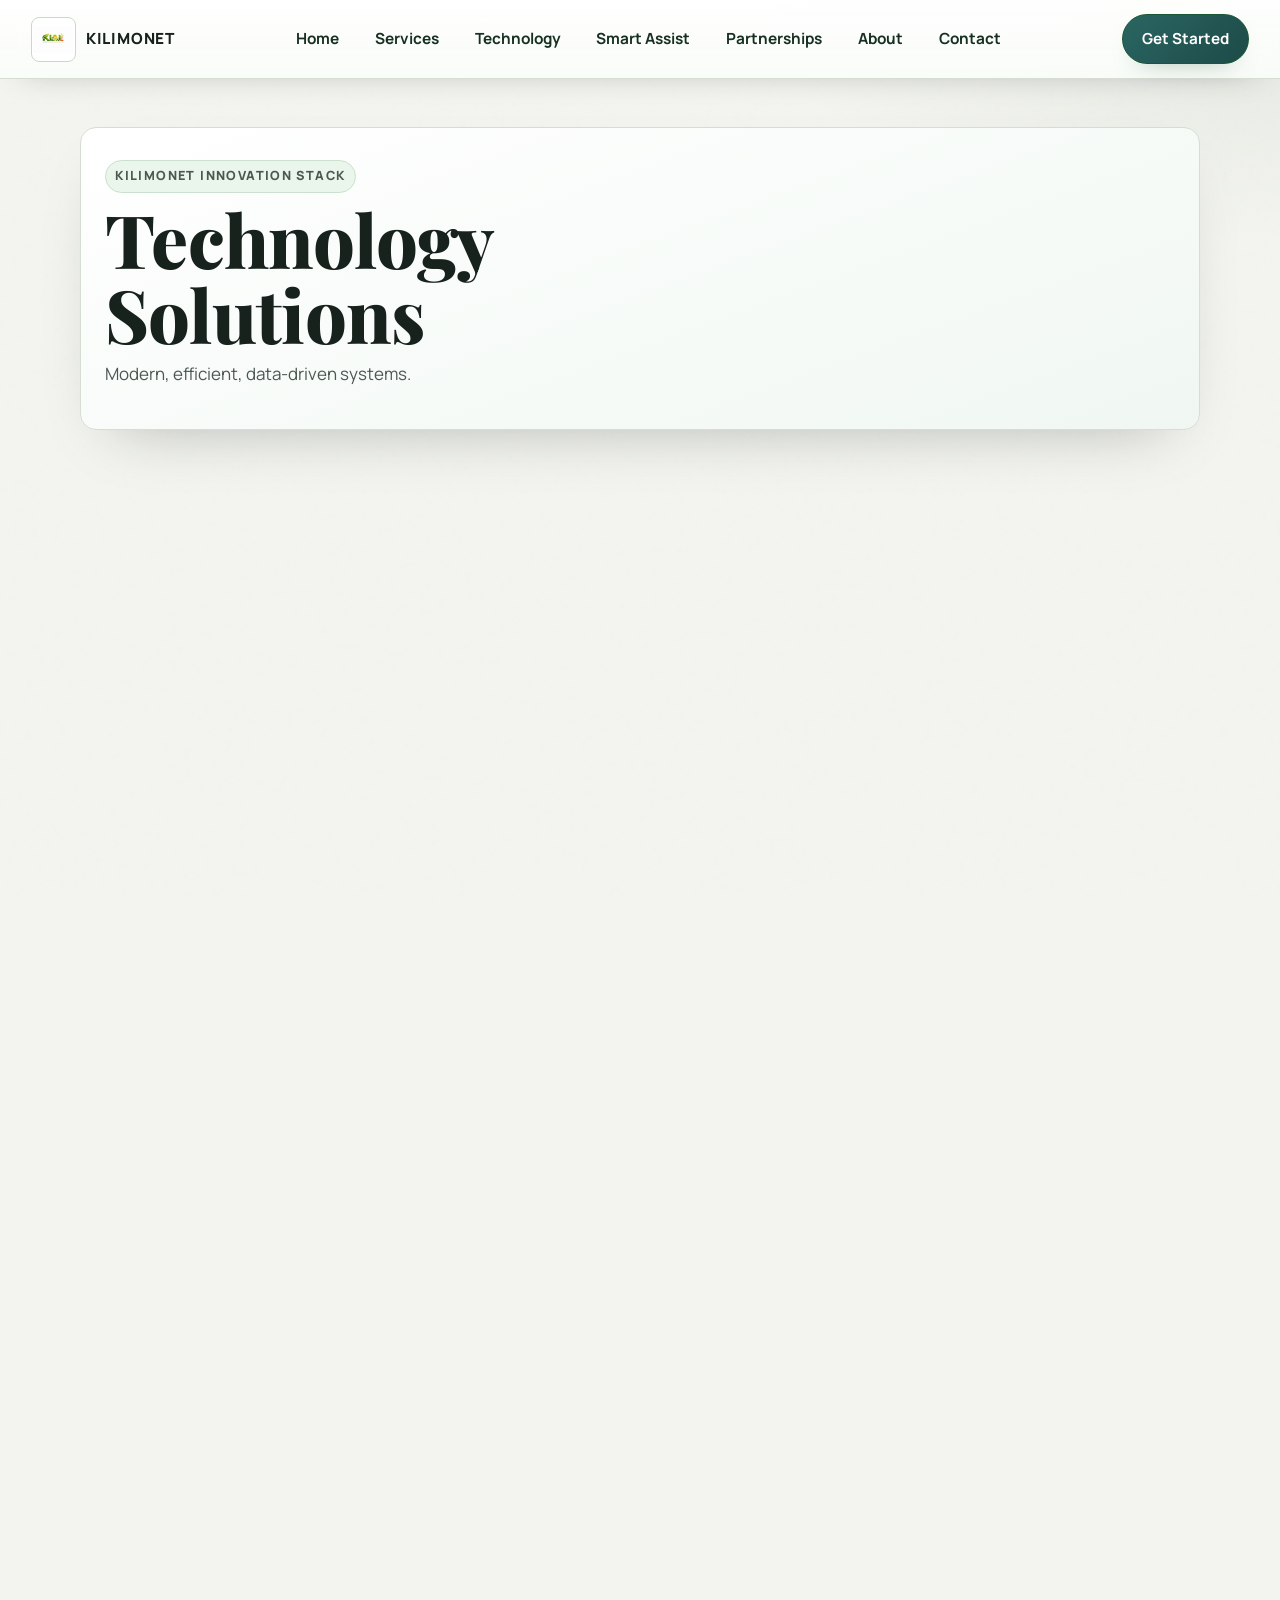
<file: technology.html>
<!doctype html>
<html lang="en">
<head>
  <meta charset="UTF-8" />
  <meta name="viewport" content="width=device-width, initial-scale=1.0" />
  <title>Technology Solutions | Kilimonet Integrated Agrisystems Limited</title>
  <meta
    name="description"
    content="Technology solutions by Kilimonet: hydroponics, aeroponics, aquaponics, smart irrigation, farm surveillance, and environment monitoring."
  />
  <link rel="icon" type="image/png" href="kilimonet.icon.png" />
  <link rel="shortcut icon" type="image/png" href="kilimonet.icon.png" />
  <link rel="apple-touch-icon" href="kilimonet.icon.png" />
  <link rel="preconnect" href="https://fonts.googleapis.com" />
  <link rel="preconnect" href="https://fonts.gstatic.com" crossorigin />
  <link rel="preload" as="style" href="https://fonts.googleapis.com/css2?family=Manrope:wght@400;500;700;800&family=Playfair+Display:wght@600;700&display=swap" />
  <link href="https://fonts.googleapis.com/css2?family=Manrope:wght@400;500;700;800&family=Playfair+Display:wght@600;700&display=swap" rel="stylesheet" media="print" onload="this.media='all'" />
  <noscript><link href="https://fonts.googleapis.com/css2?family=Manrope:wght@400;500;700;800&family=Playfair+Display:wght@600;700&display=swap" rel="stylesheet" /></noscript>
  <link rel="stylesheet" href="critical.css" />
  <link rel="preload" as="style" href="styles.css" />
  <link href="styles.css" rel="stylesheet" media="print" onload="this.media='all'" />
  <noscript><link rel="stylesheet" href="styles.css" /></noscript>
  <link rel="preload" as="style" href="technology-page.css" />
  <link href="technology-page.css" rel="stylesheet" media="print" onload="this.media='all'" />
  <noscript><link rel="stylesheet" href="technology-page.css" /></noscript>
</head>
<body class="page-technology">
  <div class="grain"></div>

  <header class="site-header">
    <a class="brand" href="index.html#top" aria-label="Kilimonet home">
      <img class="brand-logo" src="kilimonet.logo.small.webp" width="160" height="107" decoding="async" alt="Kilimonet Integrated Agrisystems Limited logo" />
      <span class="brand-name">KILIMONET</span>
    </a>
    <nav class="nav" id="main-nav">
      <a href="index.html#top">Home</a>
      <a href="services.html">Services</a>
      <a href="technology.html">Technology</a>
      <a href="smart-assist.html">Smart Assist</a>
      <a href="partnerships.html">Partnerships</a>
      <a href="about.html">About</a>
      <a href="contact.html">Contact</a>
    </nav>
    <div class="header-controls">
      <a href="intake.html" class="btn btn-primary header-cta">Get Started</a>
      <button class="menu-toggle" aria-label="Toggle navigation" aria-expanded="false" type="button">&#9776;</button>
    </div>
  </header>

  <main class="technology-main">
    <section class="technology-hero reveal">
      <p class="eyebrow">Kilimonet Innovation Stack</p>
      <h1>Technology Solutions</h1>
      <p>Modern, efficient, data-driven systems.</p>
    </section>

    <section class="technology-list reveal">
      <article class="technology-item">
        <h2>Hydroponics</h2>
        <div class="technology-grid">
          <div>
            <h3>What it is</h3>
            <p>A soilless cultivation system where crops grow in nutrient-rich water under controlled conditions.</p>
          </div>
          <div>
            <h3>Benefits</h3>
            <ul>
              <li>Higher yield per square meter</li>
              <li>Lower water use than open-field farming</li>
              <li>Reduced soil-borne disease pressure</li>
              <li>Predictable production cycles</li>
            </ul>
          </div>
          <div>
            <h3>Best for</h3>
            <p>Leafy greens, herbs, strawberries, and intensive peri-urban farms.</p>
          </div>
          <div>
            <h3>What we deliver</h3>
            <p>System design and installation, operator training, and ongoing maintenance support.</p>
          </div>
        </div>
        <a href="contact.html" class="btn btn-primary">Talk to an Expert</a>
      </article>

      <article class="technology-item">
        <h2>Aeroponics</h2>
        <div class="technology-grid">
          <div>
            <h3>What it is</h3>
            <p>A high-efficiency growing system where roots are suspended and misted with nutrient solution.</p>
          </div>
          <div>
            <h3>Benefits</h3>
            <ul>
              <li>Very high water and nutrient efficiency</li>
              <li>Fast growth due to root oxygenation</li>
              <li>Clean production environment</li>
              <li>Compact footprint for intensive farming</li>
            </ul>
          </div>
          <div>
            <h3>Best for</h3>
            <p>Seed potato multiplication, leafy crops, and controlled-environment facilities.</p>
          </div>
          <div>
            <h3>What we deliver</h3>
            <p>Installation of aeroponic units, technical training, monitoring setup, and maintenance plans.</p>
          </div>
        </div>
        <a href="contact.html" class="btn btn-primary">Talk to an Expert</a>
      </article>

      <article class="technology-item">
        <h2>Aquaponics</h2>
        <div class="technology-grid">
          <div>
            <h3>What it is</h3>
            <p>An integrated system combining fish culture and plant production in a recirculating ecosystem.</p>
          </div>
          <div>
            <h3>Benefits</h3>
            <ul>
              <li>Circular nutrient use between fish and plants</li>
              <li>Lower fertilizer input requirements</li>
              <li>Diversified farm revenue streams</li>
              <li>Efficient land and water utilization</li>
            </ul>
          </div>
          <div>
            <h3>Best for</h3>
            <p>Mixed enterprises, educational farms, and value-focused commercial setups.</p>
          </div>
          <div>
            <h3>What we deliver</h3>
            <p>System integration, startup support, fish and crop management training, and service checks.</p>
          </div>
        </div>
        <a href="contact.html" class="btn btn-primary">Talk to an Expert</a>
      </article>

      <article class="technology-item">
        <h2>Smart Irrigation</h2>
        <div class="technology-grid">
          <div>
            <h3>What it is</h3>
            <p>Automated irrigation managed by timers, sensors, and control logic matched to crop demand.</p>
          </div>
          <div>
            <h3>Benefits</h3>
            <ul>
              <li>Reduced water wastage</li>
              <li>Consistent crop moisture levels</li>
              <li>Lower labor requirements</li>
              <li>Improved irrigation timing precision</li>
            </ul>
          </div>
          <div>
            <h3>Best for</h3>
            <p>Open-field horticulture, orchards, greenhouse production, and climate-affected regions.</p>
          </div>
          <div>
            <h3>What we deliver</h3>
            <p>System installation, calibration, farmer training, and preventive maintenance schedules.</p>
          </div>
        </div>
        <a href="contact.html" class="btn btn-primary">Talk to an Expert</a>
      </article>

      <article class="technology-item">
        <h2>Farm Surveillance</h2>
        <div class="technology-grid">
          <div>
            <h3>What it is</h3>
            <p>Camera-based field and facility monitoring to improve security and operational visibility.</p>
          </div>
          <div>
            <h3>Benefits</h3>
            <ul>
              <li>Improved site security and risk management</li>
              <li>Better oversight of farm activities</li>
              <li>Faster incident response</li>
              <li>Stronger accountability across teams</li>
            </ul>
          </div>
          <div>
            <h3>Best for</h3>
            <p>Large farms, high-value crops, aggregation hubs, and dispersed field operations.</p>
          </div>
          <div>
            <h3>What we deliver</h3>
            <p>Surveillance setup, connectivity planning, user training, and ongoing support packages.</p>
          </div>
        </div>
        <a href="contact.html" class="btn btn-primary">Talk to an Expert</a>
      </article>

      <article class="technology-item">
        <h2>Environment Monitoring</h2>
        <div class="technology-grid">
          <div>
            <h3>What it is</h3>
            <p>Sensor systems that track climate and production conditions such as temperature and humidity.</p>
          </div>
          <div>
            <h3>Benefits</h3>
            <ul>
              <li>Data-backed production decisions</li>
              <li>Early alerts on adverse conditions</li>
              <li>Higher quality control consistency</li>
              <li>Reduced crop stress through timely action</li>
            </ul>
          </div>
          <div>
            <h3>Best for</h3>
            <p>Greenhouses, tunnels, nurseries, post-harvest spaces, and precision-managed farms.</p>
          </div>
          <div>
            <h3>What we deliver</h3>
            <p>Sensor deployment, dashboard setup, training on interpretation, and maintenance support.</p>
          </div>
        </div>
        <a href="contact.html" class="btn btn-primary">Talk to an Expert</a>
      </article>
    </section>
  </main>

  <section class="intake-rail">
    <div>
      <h2>Ready to start your project?</h2>
      <p>Share your goals and location, and we'll prepare the right support plan.</p>
    </div>
    <a href="intake.html" class="btn btn-secondary">Start Project Intake</a>
  </section>

  <footer class="site-footer">
    <div class="footer-grid">
      <section class="footer-block">
        <h3>Mission</h3>
        <p>Smart technology and practical solutions powering modern farming.</p>
      </section>
      <section class="footer-block">
        <h3>Quick Links</h3>
        <ul class="footer-links">
          <li><a href="index.html#top">Home</a></li>
          <li><a href="services.html">Services</a></li>
          <li><a href="technology.html">Technology</a></li>
          <li><a href="smart-assist.html">Smart Assist</a></li>
          <li><a href="partnerships.html">Partnerships</a></li>
          <li><a href="about.html">About</a></li>
          <li><a href="contact.html">Contact</a></li>
          <li><a href="intake.html">Start Intake</a></li>
        </ul>
      </section>
      <section class="footer-block">
        <h3>Contact Details</h3>
        <ul class="footer-links">
          <li><a href="mailto:kilimonetinagrtech@gmail.com">kilimonetinagrtech@gmail.com</a></li>
          <li><a href="tel:+254798981760">+254798981760</a></li>
          <li>Nairobi, Kenya</li>
        </ul>
      </section>
      <section class="footer-block">
        <h3>Social</h3>
        <ul class="footer-links">
          <li><a href="https://wa.me/254798981760" target="_blank" rel="noreferrer">WhatsApp</a></li>
          <li><a href="https://facebook.com/" target="_blank" rel="noreferrer">Facebook</a></li>
          <li><a href="https://linkedin.com/" target="_blank" rel="noreferrer">LinkedIn</a></li>
          <li><a href="https://instagram.com/" target="_blank" rel="noreferrer">Instagram</a></li>
        </ul>
      </section>
    </div>
    <p class="copyright">Kilimonet Integrated Agrisystems Limited<br />Private Limited Company Registered in Kenya<br />Company No: PVT-5M1LBLD2<br />Juja, Kiambu County, Kenya<br /><br />© 2026 Kilimonet. All Rights Reserved.</p>
  </footer>

  <script src="script.js" defer></script>
</body>
</html>
</file>
<file: critical.css>
:root {
  --bg: #f3f4ef;
  --ink: #18221c;
  --muted: #4b5850;
  --accent: #22573a;
  --accent-deep: #173d29;
  --line: #d6ddd2;
  --white: #ffffff;
  --surface-mint: #e6ece4;
  --radius-lg: 1.24rem;
  --shadow-sm: 0 14px 34px -26px rgba(22, 31, 25, 0.38);
  --shadow-md: 0 26px 60px -36px rgba(20, 30, 24, 0.35);
  --shadow-lg: 0 34px 84px -44px rgba(16, 24, 19, 0.42);
  --wash: radial-gradient(1200px 520px at 10% -10%, rgba(173, 188, 165, 0.22), transparent 62%),
    radial-gradient(900px 420px at 100% 0%, rgba(136, 154, 142, 0.14), transparent 58%);
  --hero-panel: linear-gradient(165deg, #ffffff 0%, #f5f7f2 100%);
}

body.page-about {
  --accent: #3d6845;
  --accent-deep: #2c4a31;
  --accent-soft: #739a7a;
}

body.page-services {
  --accent: #2f6347;
  --accent-deep: #214733;
  --accent-soft: #6f987f;
}

body.page-technology {
  --accent: #2a6663;
  --accent-deep: #1d4a47;
  --accent-soft: #68918f;
  --focus-ring: #2a6663;
}

body.page-partnerships {
  --accent: #355f72;
  --accent-deep: #264454;
  --accent-soft: #6f8fa0;
  --focus-ring: #355f72;
}

body.page-labour {
  --accent: #7b6131;
  --accent-deep: #5b4724;
  --accent-soft: #a98e61;
  --focus-ring: #7b6131;
}

body.page-contact {
  --accent: #3d6384;
  --accent-deep: #2b4960;
  --accent-soft: #7592ab;
  --focus-ring: #3d6384;
}

body.page-intake {
  --accent: #7b5638;
  --accent-deep: #5a3f2a;
  --accent-soft: #a58466;
  --focus-ring: #7b5638;
}

* {
  box-sizing: border-box;
}

html,
body {
  margin: 0;
  min-height: 100%;
  scroll-behavior: smooth;
}

body {
  font-family: "Manrope", sans-serif;
  font-size: 17px;
  color: var(--ink);
  background: var(--wash), var(--bg);
  line-height: 1.7;
  overflow-x: hidden;
  text-rendering: optimizeLegibility;
  -webkit-font-smoothing: antialiased;
}

.grain {
  position: fixed;
  inset: 0;
  pointer-events: none;
  opacity: 0.03;
  z-index: -1;
}

.site-header {
  position: sticky;
  top: 0;
  z-index: 30;
  display: flex;
  align-items: center;
  justify-content: space-between;
  gap: 1rem;
  padding: 0.9rem clamp(1rem, 2.4vw, 2.6rem);
  backdrop-filter: blur(12px);
  background: linear-gradient(180deg, rgba(255, 255, 255, 0.93), rgba(250, 253, 249, 0.9));
  border-bottom: 1px solid var(--line);
  box-shadow: var(--shadow-sm);
}

.brand {
  display: flex;
  align-items: center;
  gap: 0.65rem;
  text-decoration: none;
  color: var(--ink);
}

.brand-logo {
  width: clamp(2rem, 5vw, 2.8rem);
  height: clamp(2rem, 5vw, 2.8rem);
  object-fit: contain;
  border-radius: 0.5rem;
  border: 1px solid #c7dac9;
  background: var(--white);
  padding: 0.08rem;
}

.brand-name {
  font-size: clamp(0.92rem, 1.2vw, 1.05rem);
  font-weight: 800;
  letter-spacing: 0.05em;
}

.nav {
  display: flex;
  gap: clamp(0.65rem, 1.4vw, 1.2rem);
}

.nav a {
  text-decoration: none;
  color: #163022;
  font-weight: 700;
  font-size: 0.96rem;
}

.header-controls {
  display: flex;
  align-items: center;
  gap: 0.55rem;
}

.menu-toggle {
  display: none;
}

main {
  width: min(1160px, 92vw);
  margin: 0 auto;
  padding: 3rem 0 5rem;
}

h1,
h2,
h3 {
  font-family: "Playfair Display", serif;
  margin: 0;
  line-height: 1.1;
}

h1 {
  margin-top: 0.65rem;
  font-size: clamp(2.4rem, 6vw, 5rem);
  max-width: 13ch;
  line-height: 1.02;
  font-weight: 800;
}

h2 {
  font-size: clamp(1.8rem, 3.3vw, 3rem);
}

h3 {
  font-size: clamp(1.08rem, 1.7vw, 1.4rem);
}

.eyebrow {
  margin: 0;
  text-transform: uppercase;
  letter-spacing: 0.11em;
  color: var(--accent-deep);
  font-size: 0.79rem;
  font-weight: 800;
  display: inline-flex;
  align-items: center;
  gap: 0.35rem;
  padding: 0.28rem 0.58rem;
  border-radius: 999px;
  background: #eaf5eb;
  border: 1px solid #cbe0ce;
}

.lead {
  margin: 0.95rem 0 0.35rem;
  color: var(--muted);
  font-weight: 600;
  max-width: 38ch;
}

.btn {
  text-decoration: none;
  border: 1px solid transparent;
  border-radius: 999px;
  padding: 0.68rem 1.2rem;
  font-weight: 700;
  font-size: 0.95rem;
  display: inline-flex;
  align-items: center;
  justify-content: center;
}

.btn-primary {
  background: linear-gradient(135deg, var(--accent) 0%, var(--accent-deep) 100%);
  color: var(--white);
}

.btn-secondary {
  border-color: var(--line);
  color: var(--ink);
  background: var(--white);
}

.hero {
  display: grid;
  grid-template-columns: 1fr 1fr;
  gap: 1.3rem;
  align-items: center;
}

.hero-copy {
  background: var(--hero-panel);
  border: 1px solid var(--line);
  border-radius: var(--radius-lg);
  padding: clamp(1.4rem, 2.4vw, 2.3rem);
  box-shadow: var(--shadow-md);
}

.hero-actions {
  display: flex;
  flex-wrap: wrap;
  gap: 0.75rem;
  margin-top: 1rem;
}

.hero-visual {
  border-radius: var(--radius-lg);
  overflow: hidden;
  border: 1px solid var(--line);
  min-height: 340px;
  background: var(--surface-mint);
  box-shadow: var(--shadow-lg);
}

.hero-visual img {
  width: 100%;
  height: 100%;
  object-fit: cover;
  display: block;
}

.js .reveal {
  opacity: 0;
  transform: translateY(16px);
  transition: opacity 0.55s ease, transform 0.55s ease;
}

.js .reveal.visible {
  opacity: 1;
  transform: translateY(0);
}

@media (max-width: 980px) {
  body {
    font-size: 16px;
    line-height: 1.65;
  }

  main {
    padding: 2.2rem 0 3.5rem;
  }

  .hero {
    grid-template-columns: 1fr;
  }

  .site-header {
    padding: 0.75rem 0.95rem;
    gap: 0.55rem;
  }

  .brand-name {
    max-width: 12ch;
    font-size: 0.72rem;
  }

  .menu-toggle {
    display: inline-flex;
    align-items: center;
    justify-content: center;
    border: 1px solid var(--line);
    background: var(--white);
    color: var(--ink);
    border-radius: 999px;
    padding: 0.35rem 0.72rem;
    font-weight: 700;
    font-size: 0.95rem;
    line-height: 1;
  }

  .nav {
    position: absolute;
    top: calc(100% + 0.5rem);
    right: 1rem;
    min-width: 200px;
    display: none;
    flex-direction: column;
    background: var(--white);
    border: 1px solid var(--line);
    border-radius: 0.8rem;
    padding: 0.65rem;
  }

  .nav.open {
    display: flex;
  }

  h1 {
    font-size: clamp(2rem, 10.5vw, 3.1rem);
    max-width: 12ch;
  }

  .hero-visual {
    min-height: 235px;
  }
}
</file>
<file: styles.css>
:root {
  --bg: #f3f4ef;
  --bg-soft: #ffffff;
  --ink: #18221c;
  --muted: #4b5850;
  --accent: #22573a;
  --accent-deep: #173d29;
  --accent-warm: #b3894a;
  --accent-soft: #5d8f71;
  --line: #d6ddd2;
  --card: #ffffff;
  --white: #ffffff;
  --white-soft: #ffffffeb;
  --text-strong: #163022;
  --text-subtle: #3f5a47;
  --text-emphasis: #244d33;
  --text-meta: #4f6556;
  --footer-text: #1f3526;
  --footer-link: #235138;
  --selection-bg: #dee8dc;
  --focus-ring: #2a6445;
  --surface-mint: #e6ece4;
  --line-soft: #dde7d8;
  --line-contrast: #bdd2c0;
  --chip-line: #c7ddcb;
  --input-line: #bfd0c3;
  --cta-strong-border: #17482c;
  --cta-soft-text: #edf2ec;
  --cta-soft-line: #d6e1d7;
  --success-bg: #eef5ef;
  --radius-sm: 0.82rem;
  --radius-md: 1rem;
  --radius-lg: 1.24rem;
  --shadow-sm: 0 14px 34px -26px rgba(22, 31, 25, 0.38);
  --shadow-md: 0 26px 60px -36px rgba(20, 30, 24, 0.35);
  --shadow-lg: 0 34px 84px -44px rgba(16, 24, 19, 0.42);
  --wash: radial-gradient(1200px 520px at 10% -10%, rgba(173, 188, 165, 0.22), transparent 62%),
    radial-gradient(900px 420px at 100% 0%, rgba(136, 154, 142, 0.14), transparent 58%);
  --hero-panel: linear-gradient(165deg, #ffffff 0%, #f5f7f2 100%);
  --cta-panel: linear-gradient(135deg, #22573a 0%, #173d29 100%);
}

* {
  box-sizing: border-box;
}

html,
body {
  margin: 0;
  min-height: 100%;
  scroll-behavior: smooth;
}

body {
  font-family: "Manrope", sans-serif;
  font-size: 17px;
  color: var(--ink);
  background: var(--wash), var(--bg);
  line-height: 1.7;
  overflow-x: hidden;
  text-rendering: optimizeLegibility;
  -webkit-font-smoothing: antialiased;
}

::selection {
  background: var(--selection-bg);
  color: var(--ink);
}

.grain {
  position: fixed;
  inset: 0;
  pointer-events: none;
  opacity: 0.03;
  background-image: url("data:image/svg+xml,%3Csvg viewBox='0 0 160 160' xmlns='http://www.w3.org/2000/svg'%3E%3Cfilter id='n'%3E%3CfeTurbulence type='fractalNoise' baseFrequency='0.82' numOctaves='2' stitchTiles='stitch'/%3E%3C/filter%3E%3Crect width='160' height='160' filter='url(%23n)' opacity='0.23'/%3E%3C/svg%3E");
  z-index: -1;
}

.site-header {
  position: sticky;
  top: 0;
  z-index: 30;
  display: flex;
  align-items: center;
  justify-content: space-between;
  gap: 1rem;
  padding: 0.9rem clamp(1rem, 2.4vw, 2.6rem);
  backdrop-filter: blur(12px);
  background: linear-gradient(180deg, rgba(255, 255, 255, 0.93), rgba(250, 253, 249, 0.9));
  border-bottom: 1px solid var(--line);
  box-shadow: var(--shadow-sm);
  transition: box-shadow 0.24s ease, background 0.24s ease, border-color 0.24s ease;
}

.site-header.scrolled {
  border-bottom-color: #c8d8c9;
  box-shadow: 0 14px 26px -20px rgba(14, 43, 23, 0.42);
}

.brand {
  display: flex;
  align-items: center;
  gap: 0.65rem;
  text-decoration: none;
  color: var(--ink);
}

.brand-logo {
  width: clamp(2rem, 5vw, 2.8rem);
  height: clamp(2rem, 5vw, 2.8rem);
  object-fit: contain;
  border-radius: 0.5rem;
  border: 1px solid #c7dac9;
  background: var(--white);
  padding: 0.08rem;
  box-shadow: inset 0 0 0 1px rgba(255, 255, 255, 0.75);
}

.brand-name {
  font-size: clamp(0.92rem, 1.2vw, 1.05rem);
  font-weight: 800;
  letter-spacing: 0.05em;
}

.nav {
  display: flex;
  gap: clamp(0.65rem, 1.4vw, 1.2rem);
}

.nav a {
  text-decoration: none;
  color: var(--text-strong);
  font-weight: 700;
  font-size: 0.96rem;
  position: relative;
  border-radius: 999px;
  padding: 0.22rem 0.56rem;
  transition: color 0.22s ease, background-color 0.22s ease;
}

.nav a::after {
  content: "";
  position: absolute;
  left: 0;
  bottom: -0.2rem;
  width: 100%;
  height: 2px;
  background: var(--accent-soft);
  transform: scaleX(0);
  transform-origin: left;
  transition: transform 0.24s ease;
}

.nav a:hover {
  color: var(--accent-deep);
  background: #ecf5ee;
}

.nav a:hover::after,
.nav a:focus-visible::after {
  transform: scaleX(1);
}

.header-controls {
  display: flex;
  align-items: center;
  gap: 0.55rem;
}

.menu-toggle {
  display: none;
}

main {
  width: min(1160px, 92vw);
  margin: 0 auto;
  padding: 3rem 0 5rem;
}

h1,
h2,
h3 {
  font-family: "Playfair Display", serif;
  margin: 0;
  line-height: 1.1;
  letter-spacing: -0.01em;
  text-wrap: balance;
}

h2 {
  font-size: clamp(1.8rem, 3.3vw, 3rem);
}

h3 {
  font-size: clamp(1.08rem, 1.7vw, 1.4rem);
}

.section-head {
  display: inline-grid;
  gap: 0.35rem;
}

.section-head::after {
  content: "";
  width: 64px;
  height: 3px;
  border-radius: 999px;
  background: linear-gradient(90deg, var(--accent) 0%, var(--accent-soft) 100%);
}

.hero {
  display: grid;
  grid-template-columns: 1fr 1fr;
  gap: 1.3rem;
  align-items: center;
}

.hero-copy {
  background: var(--hero-panel);
  border: 1px solid var(--line);
  border-radius: var(--radius-lg);
  padding: clamp(1.4rem, 2.4vw, 2.3rem);
  box-shadow: var(--shadow-md);
}

.eyebrow {
  margin: 0;
  text-transform: uppercase;
  letter-spacing: 0.11em;
  color: var(--accent-deep);
  font-size: 0.79rem;
  font-weight: 800;
  display: inline-flex;
  align-items: center;
  gap: 0.35rem;
  padding: 0.28rem 0.58rem;
  border-radius: 999px;
  background: #eaf5eb;
  border: 1px solid #cbe0ce;
}

h1 {
  margin-top: 0.65rem;
  font-size: clamp(2.4rem, 6vw, 5rem);
  max-width: 13ch;
  line-height: 1.02;
  font-weight: 800;
}

.lead {
  margin: 0.95rem 0 0.35rem;
  color: var(--muted);
  font-weight: 600;
  max-width: 38ch;
}

.hero-actions {
  display: flex;
  flex-wrap: wrap;
  gap: 0.75rem;
  margin-top: 1rem;
}

.hero-cred {
  margin-top: 0.9rem;
  font-size: 0.8rem;
  color: var(--muted);
  letter-spacing: 0.01em;
}

.btn {
  text-decoration: none;
  border: 1px solid transparent;
  border-radius: 999px;
  padding: 0.68rem 1.2rem;
  font-weight: 700;
  font-size: 0.95rem;
  transition: transform 0.25s ease, box-shadow 0.25s ease, background-color 0.25s ease, border-color 0.25s ease, color 0.25s ease;
  display: inline-flex;
  align-items: center;
  justify-content: center;
}

.btn:hover {
  transform: translateY(-2px);
}

.btn:focus-visible,
.nav a:focus-visible,
input:focus-visible,
textarea:focus-visible,
select:focus-visible {
  outline: 2px solid var(--focus-ring);
  outline-offset: 2px;
}

.btn-primary {
  background: linear-gradient(135deg, var(--accent) 0%, var(--accent-deep) 100%);
  color: var(--white);
  border-color: #1a5737;
  box-shadow: 0 12px 26px -18px rgba(18, 72, 43, 0.55);
}

.btn-primary:hover {
  box-shadow: 0 16px 32px -18px rgba(18, 72, 43, 0.62);
}

.btn-secondary {
  border-color: var(--line);
  color: var(--ink);
  background: var(--white);
  box-shadow: var(--shadow-sm);
}

.btn-secondary:hover {
  border-color: var(--line-contrast);
  background: var(--white);
}

.hero-visual {
  border-radius: var(--radius-lg);
  overflow: hidden;
  border: 1px solid var(--line);
  min-height: 340px;
  background: var(--surface-mint);
  box-shadow: var(--shadow-lg);
}

.hero-visual img {
  width: 100%;
  height: 100%;
  object-fit: cover;
  display: block;
  transition: transform 0.7s ease;
}

.hero-visual:hover img {
  transform: scale(1.03);
}

.problem-strip,
.services-featured,
.about-preview,
.tech-solutions,
.labour-highlight,
.proof-section,
.final-cta,
.contact-strip,
.panel {
  margin-top: 3rem;
}

.problem-strip {
  display: grid;
  grid-template-columns: repeat(3, minmax(0, 1fr));
  gap: 0.8rem;
}

.problem-card {
  background: var(--card);
  border: 1px solid var(--line);
  border-radius: var(--radius-md);
  padding: 1.2rem;
  box-shadow: var(--shadow-sm);
  transition: transform 0.24s ease, border-color 0.24s ease, box-shadow 0.24s ease;
}

.problem-card:hover {
  transform: translateY(-2px);
  border-color: var(--line-contrast);
  box-shadow: var(--shadow-md);
}

.problem-card h3 {
  font-size: 1.25rem;
  margin-top: 0.55rem;
}

.problem-card p {
  margin: 0.5rem 0 0;
  color: var(--muted);
}

.mini-icon {
  width: 2rem;
  height: 2rem;
  border-radius: 0.45rem;
  border: 1px solid var(--line-contrast);
  color: var(--accent-deep);
  font-size: 0.72rem;
  font-weight: 800;
  display: inline-flex;
  align-items: center;
  justify-content: center;
  letter-spacing: 0.03em;
}

.service-categories {
  margin-top: 1rem;
  display: grid;
  grid-template-columns: repeat(3, minmax(0, 1fr));
  gap: 0.9rem;
}

.service-category {
  background: var(--card);
  border: 1px solid var(--line);
  border-radius: var(--radius-md);
  padding: 1rem;
  box-shadow: var(--shadow-sm);
}

.service-category h3 {
  margin-bottom: 0.45rem;
}

.service-category ul {
  margin: 0;
  padding-left: 1rem;
  color: var(--muted);
}

.service-category li {
  margin: 0.26rem 0;
}

.about-preview {
  display: grid;
  grid-template-columns: 0.9fr 1.1fr;
  gap: 1rem;
  background: var(--card);
  border: 1px solid var(--line);
  border-radius: var(--radius-md);
  padding: clamp(1rem, 1.8vw, 1.5rem);
  box-shadow: var(--shadow-md);
}

.about-preview h2 {
  font-size: clamp(1.35rem, 2.3vw, 2rem);
}

.about-preview p {
  margin-top: 0;
  color: var(--muted);
}

.tech-solutions .section-head p {
  margin: 0.5rem 0 0;
  color: var(--muted);
}

.tech-grid {
  margin-top: 1rem;
  display: grid;
  grid-template-columns: repeat(3, minmax(0, 1fr));
  gap: 1rem;
}

.tech-card {
  background: var(--card);
  border: 1px solid var(--line);
  border-radius: var(--radius-md);
  padding: 1.15rem;
  box-shadow: var(--shadow-sm);
  transition: transform 0.24s ease, border-color 0.24s ease, box-shadow 0.24s ease;
}

.tech-card:hover {
  transform: translateY(-2px);
  border-color: var(--line-contrast);
  box-shadow: var(--shadow-md);
}

.tech-card h3 {
  margin-top: 0.7rem;
  font-size: 1.28rem;
}

.tech-card p {
  margin: 0.5rem 0 0.8rem;
  color: var(--muted);
}

.tech-card a {
  color: var(--accent-deep);
  font-weight: 700;
  text-decoration: none;
}

.cta-row {
  margin-top: 1rem;
  display: flex;
  flex-wrap: wrap;
  gap: 0.7rem;
}

.labour-highlight {
  display: grid;
  grid-template-columns: 1.05fr 0.95fr;
  gap: 1rem;
  background: linear-gradient(180deg, #ffffff 0%, #f7fbf6 100%);
  border: 1px solid var(--line);
  border-radius: var(--radius-md);
  padding: clamp(1rem, 2vw, 1.5rem);
}

.labour-highlight p {
  color: var(--muted);
}

.labour-highlight ul {
  margin: 0;
  padding-left: 1.1rem;
  color: var(--muted);
  align-self: center;
}

.labour-highlight li {
  margin: 0.35rem 0;
}

.proof-list {
  list-style: none;
  margin: 1rem 0 0;
  padding: 0;
  display: grid;
  gap: 0.48rem;
}

.proof-list li {
  position: relative;
  padding-left: 1.35rem;
  color: var(--muted);
}

.proof-list li::before {
  content: "\2713";
  position: absolute;
  left: 0;
  top: 0.08rem;
  color: var(--accent-soft);
  font-weight: 800;
}

.final-cta {
  background: var(--cta-panel);
  border-radius: 1rem;
  border: 1px solid var(--cta-strong-border);
  padding: clamp(1rem, 2vw, 1.6rem);
  color: var(--white);
  box-shadow: var(--shadow-lg);
}

.final-cta h2 {
  max-width: 24ch;
}

.final-cta p {
  margin-top: 0.4rem;
  color: var(--cta-soft-text);
}

.final-cta .btn-secondary {
  border-color: var(--cta-soft-line);
  color: var(--white);
  background: transparent;
}

.contact-strip {
  background: var(--card);
  border: 1px solid var(--line);
  border-radius: var(--radius-md);
  padding: clamp(1rem, 2vw, 1.4rem);
  box-shadow: var(--shadow-md);
}

.contact-strip-grid {
  margin-top: 0.85rem;
  display: grid;
  grid-template-columns: 0.85fr 1.15fr;
  gap: 1rem;
  align-items: start;
}

.contact-points p {
  margin: 0.4rem 0;
  color: var(--muted);
}

.contact-points a {
  color: var(--accent-deep);
  text-decoration: none;
}

.whatsapp-btn {
  margin-bottom: 0.55rem;
}

.panel,
.contact-form {
  background: var(--card);
  border: 1px solid var(--line);
  border-radius: var(--radius-md);
  box-shadow: var(--shadow-sm);
  transition: box-shadow 0.22s ease, transform 0.22s ease, border-color 0.22s ease;
}

.panel {
  padding: clamp(1rem, 2vw, 1.6rem);
}

.panel p,
.panel > p {
  color: var(--muted);
}

#partnerships.panel {
  background: linear-gradient(180deg, #f5faf4 0%, #edf6ed 100%);
}

.contact-form {
  margin-top: 1rem;
  padding: 1rem;
  display: grid;
  grid-template-columns: 1fr 1fr;
  gap: 0.8rem;
}

.contact-form label {
  display: grid;
  gap: 0.35rem;
  font-size: 0.95rem;
  font-weight: 600;
}

.contact-form label:last-of-type,
.contact-form button {
  grid-column: 1 / -1;
}

input,
textarea {
  font: inherit;
  width: 100%;
  padding: 0.72rem 0.82rem;
  border-radius: 0.6rem;
  border: 1px solid var(--input-line);
  background: var(--white);
  transition: border-color 0.2s ease, box-shadow 0.2s ease;
}

input:focus,
textarea:focus {
  outline: 2px solid var(--accent-soft);
  outline-offset: 1px;
  border-color: var(--accent-soft);
  box-shadow: 0 0 0 4px rgba(78, 184, 115, 0.14);
}

.intake-rail {
  width: min(1160px, 92vw);
  margin: 0 auto 1.2rem;
  padding: clamp(1rem, 2vw, 1.35rem);
  border-radius: var(--radius-md);
  border: 1px solid var(--line);
  background: linear-gradient(135deg, var(--accent) 0%, var(--accent-deep) 100%);
  color: var(--white);
  box-shadow: var(--shadow-lg);
  display: grid;
  grid-template-columns: 1fr auto;
  gap: 0.9rem;
  align-items: center;
}

.intake-rail h2 {
  font-size: clamp(1.35rem, 2.6vw, 2rem);
}

.intake-rail p {
  margin: 0.3rem 0 0;
  color: var(--cta-soft-text);
}

.intake-rail .btn-secondary {
  background: var(--white);
  color: var(--accent-deep);
  border-color: var(--white);
  min-width: 190px;
}

.site-footer {
  border-top: 1px solid var(--line);
  padding: 1.5rem clamp(1rem, 2.5vw, 2.6rem);
  color: var(--footer-text);
  font-size: 0.93rem;
  background: linear-gradient(180deg, #eef5ec 0%, #e8f1e7 100%);
}

.footer-grid {
  display: grid;
  grid-template-columns: 1.4fr 1fr 1fr 1fr;
  gap: 1rem;
}

.footer-block h3 {
  font-family: "Playfair Display", serif;
  margin: 0 0 0.45rem;
  font-size: 1rem;
  color: var(--accent-deep);
}

.footer-block p {
  margin: 0;
}

.footer-links {
  list-style: none;
  margin: 0;
  padding: 0;
  display: grid;
  gap: 0.3rem;
}

.footer-links a {
  text-decoration: none;
  color: var(--footer-link);
  transition: color 0.2s ease;
}

.footer-links a:hover {
  color: var(--accent-deep);
}

.copyright {
  border-top: 1px solid var(--line-soft);
  margin: 1rem 0 0;
  padding-top: 0.8rem;
  font-size: 0.88rem;
}

.js .reveal {
  opacity: 0;
  transform: translateY(16px);
  transition: opacity 0.55s ease, transform 0.55s ease;
}

.js .reveal.visible {
  opacity: 1;
  transform: translateY(0);
}

@supports (content-visibility: auto) {
  main > section:not(:first-child),
  .hero-cred {
    content-visibility: auto;
    contain-intrinsic-size: 1px 680px;
  }
}

@media (prefers-reduced-motion: reduce) {
  *,
  *::before,
  *::after {
    animation-duration: 0.01ms !important;
    animation-iteration-count: 1 !important;
    transition-duration: 0.01ms !important;
    scroll-behavior: auto !important;
  }
}

@media (max-width: 980px) {
  body {
    font-size: 16px;
    line-height: 1.65;
  }

  main {
    padding: 2.2rem 0 3.5rem;
  }

  .hero,
  .problem-strip,
  .service-categories,
  .about-preview,
  .tech-grid,
  .labour-highlight,
  .intake-rail,
  .contact-strip-grid,
  .contact-form,
  .footer-grid {
    grid-template-columns: 1fr;
  }

  .site-header {
    position: sticky;
    padding: 0.75rem 0.95rem;
    gap: 0.55rem;
  }

  .brand-name {
    max-width: 12ch;
    font-size: 0.72rem;
    letter-spacing: 0.03em;
  }

.menu-toggle {
    display: inline-flex;
    align-items: center;
    justify-content: center;
    border: 1px solid var(--line);
    background: var(--white);
    color: var(--ink);
    border-radius: 999px;
    padding: 0.35rem 0.72rem;
    font-weight: 700;
    font-size: 0.95rem;
    line-height: 1;
  }

  .nav {
    position: absolute;
    top: calc(100% + 0.5rem);
    right: 1rem;
    min-width: 200px;
    display: none;
    flex-direction: column;
    background: var(--white);
    border: 1px solid var(--line);
    border-radius: 0.8rem;
    padding: 0.65rem;
    box-shadow: none;
  }

  .nav a {
    font-size: 0.9rem;
    padding: 0.2rem 0;
  }

  .nav.open {
    display: flex;
  }

  .header-cta {
    padding: 0.42rem 0.72rem;
    font-size: 0.75rem;
  }

  h1 {
    font-size: clamp(2rem, 10.5vw, 3.1rem);
    max-width: 12ch;
  }

  h2 {
    font-size: clamp(1.55rem, 7vw, 2.15rem);
  }

  h3 {
    font-size: clamp(1.03rem, 4.7vw, 1.3rem);
  }

  .eyebrow {
    font-size: 0.7rem;
    letter-spacing: 0.1em;
  }

  .lead {
    max-width: 100%;
    font-size: 0.98rem;
  }

  .problem-strip,
  .services-featured,
  .about-preview,
  .tech-solutions,
  .labour-highlight,
  .proof-section,
  .final-cta,
  .contact-strip,
  .panel {
    margin-top: 2rem;
  }

  .hero-visual {
    min-height: 235px;
  }

  .hero-copy,
  .problem-card,
  .tech-card,
  .panel,
  .contact-strip {
    padding: 0.95rem;
    box-shadow: none;
  }
}

@media (max-width: 640px) {
  main {
    width: min(1140px, 94vw);
    padding: 1.8rem 0 3rem;
  }

  .site-header {
    padding: 0.66rem 0.72rem;
  }

  .brand-logo {
    width: 1.95rem;
    height: 1.95rem;
  }

  h1 {
    font-size: clamp(1.84rem, 10vw, 2.5rem);
  }

  h2 {
    font-size: clamp(1.42rem, 8vw, 1.9rem);
  }

  .btn {
    width: 100%;
  }

  .hero-actions,
  .cta-row {
    flex-direction: column;
  }

  .footer-grid {
    gap: 0.8rem;
  }
}

@media (max-width: 430px) {
  .site-header {
    padding: 0.62rem 0.62rem;
  }

  .brand-name {
    max-width: 11ch;
    font-size: 0.69rem;
  }

  .header-controls {
    gap: 0.38rem;
  }

  .header-cta {
    padding: 0.36rem 0.6rem;
    font-size: 0.7rem;
  }

  .menu-toggle {
    padding: 0.32rem 0.58rem;
    font-size: 0.9rem;
  }

  .hero-copy,
  .problem-card,
  .tech-card,
  .panel,
  .contact-strip {
    padding: 0.82rem;
  }
}

@media (max-width: 380px) {
  body {
    font-size: 15px;
  }

  h1 {
    font-size: clamp(1.68rem, 10.6vw, 2.15rem);
  }

  h2 {
    font-size: clamp(1.28rem, 8.2vw, 1.65rem);
  }

  .hero-actions,
  .cta-row {
    gap: 0.52rem;
  }

  .btn {
    font-size: 0.88rem;
    padding: 0.58rem 0.84rem;
  }

}

@media (min-width: 768px) and (max-width: 1024px) and (orientation: portrait) {
  body {
    font-size: 16.5px;
  }

  main {
    width: 93vw;
    padding: 2.5rem 0 4rem;
  }

  h1 {
    font-size: clamp(2.3rem, 5.1vw, 3.6rem);
  }

  h2 {
    font-size: clamp(1.65rem, 2.9vw, 2.35rem);
  }

  .hero {
    grid-template-columns: 1fr;
    gap: 1rem;
  }

  .hero-visual {
    min-height: 300px;
  }

}
</file>
<file: about-page.css>
.about-main {
  width: min(1120px, 92vw);
  margin: 0 auto;
  padding: 3rem 0 5rem;
}

.about-hero,
.mission-vision,
.values-block,
.approach-block,
.company-details-block,
.legal-compliance-block,
.team-block,
.about-cta {
  background: linear-gradient(170deg, #ffffff 0%, #f4f9f2 100%);
  border: 1px solid var(--line);
  border-radius: 1rem;
  padding: clamp(1rem, 2vw, 1.5rem);
  box-shadow: var(--shadow-sm);
}

.mission-vision,
.values-block,
.approach-block,
.company-details-block,
.legal-compliance-block,
.team-block,
.about-cta {
  margin-top: 1.4rem;
}

.about-hero h1 {
  margin-top: 0.55rem;
  font-size: clamp(2.6rem, 6vw, 4.6rem);
  max-width: 10ch;
}

.about-main h2 {
  font-size: clamp(1.7rem, 3vw, 2.5rem);
}

.about-main p,
.about-main li {
  line-height: 1.75;
  color: var(--muted);
}

.mission-vision {
  display: grid;
  grid-template-columns: 1fr 1fr;
  gap: 0.9rem;
}

.values-grid,
.team-grid {
  margin-top: 0.85rem;
  display: grid;
  gap: 0.85rem;
}

.values-grid {
  grid-template-columns: repeat(4, minmax(0, 1fr));
}

.team-grid {
  grid-template-columns: repeat(3, minmax(0, 1fr));
}

.value-card,
.team-card {
  background: linear-gradient(180deg, #ffffff 0%, #f2f8f0 100%);
  border: 1px solid var(--line);
  border-radius: 0.9rem;
  padding: 0.9rem;
  box-shadow: var(--shadow-sm);
}

.value-card {
  font-weight: 800;
}

.legal-compliance-block {
  border-left: 4px solid var(--accent-deep);
  box-shadow: var(--shadow-sm);
}

.legal-compliance-block ul {
  margin: 0.7rem 0 0;
  padding-left: 1.1rem;
}

.legal-compliance-block li {
  margin: 0.34rem 0;
}

@media (max-width: 980px) {
  .about-main {
    width: 94vw;
    padding: 2.1rem 0 3.2rem;
  }

  .about-hero h1 {
    font-size: clamp(2rem, 10vw, 3rem);
  }

  .mission-vision,
  .values-grid,
  .team-grid {
    grid-template-columns: 1fr;
  }

  .team-card,
  .value-card {
    padding: 0.75rem;
  }
}

@media (max-width: 640px) {
  .about-hero h1 {
    font-size: clamp(1.82rem, 9.4vw, 2.35rem);
  }
}

@media (max-width: 430px) {
  .about-main {
    width: 95vw;
    padding: 1.8rem 0 2.8rem;
  }

  .about-hero h1 {
    font-size: clamp(1.74rem, 9.8vw, 2.2rem);
  }
}

@media (max-width: 380px) {
  .about-hero h1 {
    font-size: clamp(1.58rem, 10.2vw, 2rem);
  }
}

@media (min-width: 768px) and (max-width: 1024px) and (orientation: portrait) {
  .about-main {
    width: 93vw;
    padding: 2.4rem 0 3.6rem;
  }

  .about-hero h1 {
    font-size: clamp(2.25rem, 5.4vw, 3.25rem);
  }
}

.value-card,
.team-card {
  transition: transform 0.24s ease, border-color 0.24s ease, box-shadow 0.24s ease;
}

.value-card:hover,
.team-card:hover {
  transform: translateY(-2px);
  box-shadow: var(--shadow-md);
}
</file>
<file: contact-page.css>
.contact-main {
  width: min(1120px, 92vw);
  margin: 0 auto;
  padding: 3rem 0 5rem;
}

.contact-hero,
.contact-grid,
.map-block {
  background: linear-gradient(165deg, #ffffff 0%, #f1f8f2 100%);
  border: 1px solid var(--line);
  border-radius: 1rem;
  padding: clamp(1rem, 2vw, 1.5rem);
  box-shadow: var(--shadow-sm);
}

.contact-grid,
.map-block {
  margin-top: 1.4rem;
}

.contact-hero h1 {
  margin-top: 0.55rem;
  font-size: clamp(2.6rem, 6vw, 4.6rem);
}

.contact-main h2 {
  font-size: clamp(1.7rem, 3vw, 2.5rem);
}

.contact-grid {
  display: grid;
  grid-template-columns: 0.85fr 1.15fr;
  gap: 1rem;
  box-shadow: var(--shadow-md);
}

.quick-cards {
  display: grid;
  gap: 0.75rem;
}

.quick-card {
  background: linear-gradient(180deg, #ffffff 0%, #f4faf5 100%);
  border: 1px solid var(--line);
  border-radius: 0.9rem;
  padding: 0.9rem;
  box-shadow: var(--shadow-sm);
}

.quick-card p {
  margin: 0.4rem 0 0;
  color: var(--muted);
  line-height: 1.75;
}

.quick-card a {
  color: var(--accent-deep);
  text-decoration: none;
}

.contact-form.full {
  margin-top: 0;
  grid-template-columns: 1fr 1fr;
}

.contact-form.full label:last-of-type,
.contact-form.full button {
  grid-column: 1 / -1;
}

.map-wrap {
  border: 1px solid var(--line);
  border-radius: 0.9rem;
  overflow: hidden;
}

.map-wrap iframe {
  width: 100%;
  height: 340px;
  border: 0;
  display: block;
}

@media (max-width: 980px) {
  .contact-main {
    width: 94vw;
    padding: 2.1rem 0 3.2rem;
  }

  .contact-hero h1 {
    font-size: clamp(2rem, 10vw, 3rem);
  }

  .contact-grid,
  .contact-form.full {
    grid-template-columns: 1fr;
  }

  .quick-card {
    padding: 0.75rem;
  }

  .map-wrap iframe {
    height: 280px;
  }
}

@media (max-width: 640px) {
  .contact-hero h1 {
    font-size: clamp(1.82rem, 9.4vw, 2.35rem);
  }

  .map-wrap iframe {
    height: 240px;
  }
}

@media (max-width: 430px) {
  .contact-main {
    width: 95vw;
    padding: 1.8rem 0 2.8rem;
  }

  .contact-hero h1 {
    font-size: clamp(1.74rem, 9.8vw, 2.2rem);
  }
}

@media (max-width: 380px) {
  .contact-hero h1 {
    font-size: clamp(1.58rem, 10.2vw, 2rem);
  }
}

@media (min-width: 768px) and (max-width: 1024px) and (orientation: portrait) {
  .contact-main {
    width: 93vw;
    padding: 2.4rem 0 3.6rem;
  }

  .contact-hero h1 {
    font-size: clamp(2.25rem, 5.4vw, 3.25rem);
  }
}

.quick-card {
  transition: transform 0.24s ease, border-color 0.24s ease, box-shadow 0.24s ease;
}

.quick-card:hover {
  transform: translateY(-2px);
  box-shadow: var(--shadow-md);
}
</file>
<file: intake-page.css>
.intake-main {
  width: min(980px, 92vw);
  margin: 0 auto;
  padding: 3rem 0 5rem;
}

.intake-hero,
.intake-form-wrap {
  background: linear-gradient(165deg, #ffffff 0%, #f2f9f3 100%);
  border: 1px solid var(--line);
  border-radius: 1rem;
  padding: clamp(1rem, 2vw, 1.5rem);
  box-shadow: var(--shadow-sm);
}

.intake-form-wrap {
  margin-top: 1.4rem;
  box-shadow: var(--shadow-md);
  transition: box-shadow 0.24s ease, transform 0.24s ease, border-color 0.24s ease;
}

.intake-hero h1 {
  margin-top: 0.55rem;
  font-size: clamp(2.6rem, 6vw, 4.6rem);
}

.intake-hero p {
  margin-top: 0.45rem;
  color: var(--muted);
  line-height: 1.75;
}

.contact-form.full {
  margin-top: 0;
  grid-template-columns: 1fr 1fr;
}

.contact-form.full label:last-of-type,
.contact-form.full button {
  grid-column: 1 / -1;
}

select {
  font: inherit;
  width: 100%;
  padding: 0.65rem 0.75rem;
  border-radius: 0.6rem;
  border: 1px solid var(--input-line);
  background: var(--bg-soft);
}

select:focus {
  outline: 2px solid var(--accent-soft);
  outline-offset: 1px;
}

.intake-confirmation {
  margin: 0.8rem 0 0;
  padding: 0.7rem 0.8rem;
  border-radius: 0.7rem;
  border: 1px solid var(--accent-soft);
  background: var(--success-bg);
  color: var(--accent-deep);
  font-weight: 700;
}

@media (max-width: 980px) {
  .intake-main {
    width: 94vw;
    padding: 2.1rem 0 3.2rem;
  }

  .intake-hero h1 {
    font-size: clamp(2rem, 10vw, 3rem);
  }

  .contact-form.full {
    grid-template-columns: 1fr;
  }
}

@media (max-width: 640px) {
  .intake-hero h1 {
    font-size: clamp(1.82rem, 9.4vw, 2.35rem);
  }
}

@media (max-width: 430px) {
  .intake-main {
    width: 95vw;
    padding: 1.8rem 0 2.8rem;
  }

  .intake-hero h1 {
    font-size: clamp(1.74rem, 9.8vw, 2.2rem);
  }
}

@media (max-width: 380px) {
  .intake-hero h1 {
    font-size: clamp(1.58rem, 10.2vw, 2rem);
  }
}

@media (min-width: 768px) and (max-width: 1024px) and (orientation: portrait) {
  .intake-main {
    width: 93vw;
    padding: 2.4rem 0 3.6rem;
  }

  .intake-hero h1 {
    font-size: clamp(2.25rem, 5.4vw, 3.25rem);
  }
}

.intake-form-wrap:focus-within {
  border-color: #9ec5a6;
  box-shadow: var(--shadow-lg);
  transform: translateY(-1px);
}
</file>
<file: labour-page.css>
.labour-main {
  width: min(1120px, 92vw);
  margin: 0 auto;
  padding: 3rem 0 5rem;
}

.labour-hero,
.how-it-works,
.what-you-get,
.request-form-block {
  background: linear-gradient(160deg, #ffffff 0%, #f2f8f1 100%);
  border: 1px solid var(--line);
  border-radius: 1rem;
  padding: clamp(1rem, 2vw, 1.5rem);
  box-shadow: var(--shadow-sm);
}

.how-it-works,
.what-you-get,
.request-form-block {
  margin-top: 1.4rem;
}

.labour-hero h1 {
  margin-top: 0.55rem;
  font-size: clamp(2.6rem, 6vw, 4.6rem);
}

.labour-main h2 {
  font-size: clamp(1.7rem, 3vw, 2.5rem);
}

.steps-grid {
  margin-top: 0.85rem;
  display: grid;
  grid-template-columns: repeat(3, minmax(0, 1fr));
  gap: 0.85rem;
}

.step-card {
  border: 1px solid var(--line);
  border-radius: 0.9rem;
  padding: 0.85rem;
  background: linear-gradient(180deg, #ffffff 0%, #f1f9f1 100%);
  box-shadow: var(--shadow-sm);
}

.step-card span {
  width: 1.9rem;
  height: 1.9rem;
  display: inline-flex;
  align-items: center;
  justify-content: center;
  border-radius: 999px;
  background: var(--accent);
  color: var(--white);
  font-weight: 800;
}

.labour-main p,
.labour-main li {
  line-height: 1.75;
  color: var(--muted);
}

.what-you-get ul {
  padding-left: 1.1rem;
}

@media (max-width: 980px) {
  .labour-main {
    width: 94vw;
    padding: 2.1rem 0 3.2rem;
  }

  .labour-hero h1 {
    font-size: clamp(2rem, 10vw, 3rem);
  }

  .steps-grid,
  .request-form-block .contact-form {
    grid-template-columns: 1fr;
  }

  .step-card {
    padding: 0.75rem;
  }
}

@media (max-width: 640px) {
  .labour-hero h1 {
    font-size: clamp(1.82rem, 9.4vw, 2.35rem);
  }
}

@media (max-width: 430px) {
  .labour-main {
    width: 95vw;
    padding: 1.8rem 0 2.8rem;
  }

  .labour-hero h1 {
    font-size: clamp(1.74rem, 9.8vw, 2.2rem);
  }
}

@media (max-width: 380px) {
  .labour-hero h1 {
    font-size: clamp(1.58rem, 10.2vw, 2rem);
  }
}

@media (min-width: 768px) and (max-width: 1024px) and (orientation: portrait) {
  .labour-main {
    width: 93vw;
    padding: 2.4rem 0 3.6rem;
  }

  .labour-hero h1 {
    font-size: clamp(2.25rem, 5.4vw, 3.25rem);
  }
}

.step-card {
  transition: transform 0.24s ease, border-color 0.24s ease, box-shadow 0.24s ease;
}

.step-card:hover {
  transform: translateY(-2px);
  box-shadow: var(--shadow-md);
}
</file>
<file: partnerships-page.css>
.partnerships-main {
  width: min(1120px, 92vw);
  margin: 0 auto;
  padding: 3rem 0 5rem;
}

.partnerships-hero,
.partners-block,
.models-block,
.propose-block {
  background: linear-gradient(160deg, #ffffff 0%, #f4f9f4 100%);
  border: 1px solid var(--line);
  border-radius: 1rem;
  padding: clamp(1rem, 2vw, 1.5rem);
  box-shadow: var(--shadow-sm);
}

.partners-block,
.models-block,
.propose-block {
  margin-top: 1.4rem;
}

.partnerships-hero h1 {
  margin-top: 0.55rem;
  font-size: clamp(2.6rem, 6vw, 4.6rem);
}

.partnerships-main h2 {
  font-size: clamp(1.7rem, 3vw, 2.5rem);
}

.partnerships-main p,
.partnerships-main li {
  line-height: 1.75;
  color: var(--muted);
}

.models-grid {
  margin-top: 0.9rem;
  display: grid;
  grid-template-columns: repeat(2, minmax(0, 1fr));
  gap: 0.85rem;
}

.model-tile {
  background: linear-gradient(180deg, #ffffff 0%, #f0f8ef 100%);
  border: 1px solid var(--line);
  border-radius: 0.9rem;
  padding: 0.9rem;
  box-shadow: var(--shadow-sm);
}

@media (max-width: 980px) {
  .partnerships-main {
    width: 94vw;
    padding: 2.1rem 0 3.2rem;
  }

  .partnerships-hero h1 {
    font-size: clamp(2rem, 10vw, 3rem);
  }

  .models-grid,
  .propose-block .contact-form {
    grid-template-columns: 1fr;
  }

  .model-tile {
    padding: 0.75rem;
  }
}

@media (max-width: 640px) {
  .partnerships-hero h1 {
    font-size: clamp(1.82rem, 9.4vw, 2.35rem);
  }
}

@media (max-width: 430px) {
  .partnerships-main {
    width: 95vw;
    padding: 1.8rem 0 2.8rem;
  }

  .partnerships-hero h1 {
    font-size: clamp(1.74rem, 9.8vw, 2.2rem);
  }
}

@media (max-width: 380px) {
  .partnerships-hero h1 {
    font-size: clamp(1.58rem, 10.2vw, 2rem);
  }
}

@media (min-width: 768px) and (max-width: 1024px) and (orientation: portrait) {
  .partnerships-main {
    width: 93vw;
    padding: 2.4rem 0 3.6rem;
  }

  .partnerships-hero h1 {
    font-size: clamp(2.25rem, 5.4vw, 3.25rem);
  }
}

.model-tile {
  transition: transform 0.24s ease, border-color 0.24s ease, box-shadow 0.24s ease;
}

.model-tile:hover {
  transform: translateY(-2px);
  box-shadow: var(--shadow-md);
}
</file>
<file: services-page.css>
.services-main {
  width: min(1120px, 92vw);
  margin: 0 auto;
  padding: 3rem 0 5rem;
}

.services-hero,
.service-item,
.quote-cta {
  border-radius: 1rem;
}

.services-hero {
  background: linear-gradient(150deg, #ffffff 0%, #eef7ed 100%);
  border: 1px solid var(--line);
  padding: clamp(1rem, 2vw, 1.5rem);
  box-shadow: var(--shadow-md);
}

.services-hero h1 {
  margin-top: 0.55rem;
  font-size: clamp(2.6rem, 6vw, 4.6rem);
}

.services-hero p {
  margin-top: 0.45rem;
  color: var(--muted);
  max-width: 65ch;
}

.services-list {
  margin-top: 1.4rem;
  display: grid;
  gap: 0.95rem;
}

.service-item {
  display: grid;
  grid-template-columns: 0.95fr 1.05fr;
  gap: 1rem;
  background: linear-gradient(180deg, #ffffff 0%, #f5faf4 100%);
  border: 1px solid var(--line);
  padding: 0.85rem;
  box-shadow: var(--shadow-sm);
}

.service-item img {
  width: 100%;
  height: 220px;
  object-fit: cover;
  border-radius: 0.82rem;
}

.services-main h2 {
  font-size: clamp(1.7rem, 3vw, 2.5rem);
}

.service-item ul {
  margin: 0.6rem 0 0;
  padding-left: 1.1rem;
  color: var(--muted);
}

.services-main p,
.services-main li {
  line-height: 1.75;
}

.quote-cta {
  margin-top: 1.2rem;
  background: linear-gradient(135deg, #1e6a42 0%, #164f32 100%);
  border: 1px solid var(--cta-strong-border);
  padding: clamp(1rem, 2vw, 1.5rem);
  color: var(--white);
  box-shadow: var(--shadow-lg);
}

.quote-cta p {
  margin-top: 0.45rem;
  color: var(--cta-soft-text);
}

.quote-cta .contact-form {
  margin-top: 0.9rem;
  background: var(--bg-soft);
}

@media (max-width: 980px) {
  .services-main {
    width: 94vw;
    padding: 2.1rem 0 3.2rem;
  }

  .services-hero h1 {
    font-size: clamp(2rem, 10vw, 3rem);
  }

  .service-item,
  .quote-cta .contact-form {
    grid-template-columns: 1fr;
  }

  .service-item {
    padding: 0.72rem;
  }

  .service-item img {
    height: 210px;
  }
}

@media (max-width: 640px) {
  .services-hero h1 {
    font-size: clamp(1.82rem, 9.4vw, 2.35rem);
  }

  .service-item img {
    height: 190px;
  }
}

@media (max-width: 430px) {
  .services-main {
    width: 95vw;
    padding: 1.8rem 0 2.8rem;
  }

  .services-hero h1 {
    font-size: clamp(1.74rem, 9.8vw, 2.2rem);
  }
}

@media (max-width: 380px) {
  .services-hero h1 {
    font-size: clamp(1.58rem, 10.2vw, 2rem);
  }
}

@media (min-width: 768px) and (max-width: 1024px) and (orientation: portrait) {
  .services-main {
    width: 93vw;
    padding: 2.4rem 0 3.6rem;
  }

  .services-hero h1 {
    font-size: clamp(2.25rem, 5.4vw, 3.25rem);
  }
}

.service-item {
  transition: transform 0.24s ease, border-color 0.24s ease, box-shadow 0.24s ease;
}

.service-item:hover {
  transform: translateY(-2px);
  box-shadow: var(--shadow-md);
}

.service-item img {
  transition: transform 0.6s ease;
}

.service-item:hover img {
  transform: scale(1.03);
}
</file>
<file: smart-assist-page.css>
.smart-main {
  width: min(1160px, 92vw);
  margin: 0 auto;
  padding: 3rem 0 5rem;
}

.smart-hero,
.smart-panel {
  background: linear-gradient(165deg, #ffffff 0%, #f3f8f3 100%);
  border: 1px solid var(--line);
  border-radius: 1rem;
  padding: clamp(1rem, 2vw, 1.5rem);
  box-shadow: var(--shadow-sm);
}

.smart-hero h1 {
  margin-top: 0.55rem;
  font-size: clamp(2.3rem, 6vw, 4.2rem);
}

.smart-hero p {
  margin-top: 0.5rem;
  color: var(--muted);
  max-width: 68ch;
}

.smart-grid {
  margin-top: 1.2rem;
  display: grid;
  grid-template-columns: 1.1fr 0.9fr;
  gap: 1rem;
}

.smart-panel {
  margin-top: 1.2rem;
}

.smart-panel h2 {
  font-size: clamp(1.35rem, 2.4vw, 2rem);
}

.image-preview-wrap {
  margin-top: 0.9rem;
  border: 1px solid var(--line);
  border-radius: 0.8rem;
  padding: 0.6rem;
  background: #f8fbf8;
}

.image-preview-wrap img {
  width: 100%;
  max-height: 260px;
  object-fit: cover;
  border-radius: 0.55rem;
}

#image-meta,
.meta-text {
  margin: 0.4rem 0 0;
  color: var(--muted);
  font-size: 0.9rem;
}

.result-card {
  margin-top: 0.9rem;
  background: #f8fcf8;
  border: 1px solid var(--line);
  border-radius: 0.85rem;
  padding: 0.9rem;
}

.result-card h3 {
  font-size: 1.15rem;
}

.result-card p,
.result-card li {
  color: var(--muted);
  line-height: 1.7;
}

.result-card ul {
  margin: 0.45rem 0 0;
  padding-left: 1.1rem;
}

.chip-list {
  margin-top: 0.8rem;
  display: flex;
  flex-wrap: wrap;
  gap: 0.5rem;
}

.chip {
  border: 1px solid #c9dbc9;
  border-radius: 999px;
  padding: 0.24rem 0.65rem;
  background: #f0f8f1;
  color: var(--accent-deep);
  font-size: 0.82rem;
  font-weight: 700;
}

.stack-list {
  margin-top: 0.8rem;
  display: grid;
  gap: 0.7rem;
}

.finder-item,
.advisory-item,
.specialist-item {
  background: #ffffff;
  border: 1px solid var(--line);
  border-radius: 0.8rem;
  padding: 0.8rem;
  box-shadow: var(--shadow-sm);
}

.finder-item h3,
.specialist-item h3 {
  font-size: 1.05rem;
}

.finder-item p,
.advisory-item p,
.specialist-item p,
.finder-item li,
.specialist-item li {
  margin: 0.28rem 0;
  color: var(--muted);
  line-height: 1.65;
}

.finder-actions {
  margin-top: 0.55rem;
  display: flex;
  gap: 0.5rem;
  flex-wrap: wrap;
}

.finder-actions a {
  font-size: 0.84rem;
  text-decoration: none;
}

.specialist-grid {
  margin-top: 0.8rem;
  display: grid;
  grid-template-columns: 1fr 1fr;
  gap: 0.75rem;
}

.admin-head {
  display: flex;
  align-items: center;
  justify-content: space-between;
  gap: 0.7rem;
}

.admin-head p {
  margin: 0;
  font-weight: 700;
  color: var(--accent-deep);
}

.admin-section {
  margin-top: 0.9rem;
  border-top: 1px solid var(--line);
  padding-top: 0.9rem;
}

.feedback {
  margin: 0.7rem 0 0;
  padding: 0.6rem 0.7rem;
  border-radius: 0.7rem;
  border: 1px solid #bcd5c0;
  background: #eff8f1;
  color: var(--accent-deep);
  font-weight: 700;
}

.hp {
  position: absolute;
  left: -9999px;
}

@media (max-width: 980px) {
  .smart-main {
    width: 94vw;
    padding: 2.1rem 0 3.2rem;
  }

  .smart-grid,
  .specialist-grid,
  .finder-actions {
    grid-template-columns: 1fr;
  }

  .smart-hero h1 {
    font-size: clamp(1.95rem, 10vw, 3rem);
  }
}

@media (max-width: 640px) {
  .smart-main {
    width: 95vw;
    padding: 1.7rem 0 2.8rem;
  }
}
</file>
<file: technology-page.css>
.technology-main {
  width: min(1120px, 92vw);
  margin: 0 auto;
  padding: 3rem 0 5rem;
}

.technology-hero,
.technology-item {
  background: linear-gradient(160deg, #ffffff 0%, #f0f7f2 100%);
  border: 1px solid var(--line);
  border-radius: 1rem;
  box-shadow: var(--shadow-sm);
}

.technology-hero {
  padding: clamp(1rem, 2vw, 1.5rem);
  box-shadow: var(--shadow-md);
}

.technology-hero h1 {
  margin-top: 0.55rem;
  font-size: clamp(2.6rem, 6vw, 4.6rem);
}

.technology-hero p {
  margin-top: 0.45rem;
  color: var(--muted);
  max-width: 65ch;
}

.technology-list {
  margin-top: 1.4rem;
  display: grid;
  gap: 0.95rem;
}

.technology-item {
  padding: 1rem;
  border-left: 4px solid #3d9d61;
}

.technology-main h2 {
  font-size: clamp(1.7rem, 3vw, 2.5rem);
}

.technology-grid {
  margin-top: 0.8rem;
  display: grid;
  grid-template-columns: 1fr 1fr;
  gap: 0.85rem;
}

.technology-grid p,
.technology-grid ul,
.technology-main p,
.technology-main li {
  color: var(--muted);
  line-height: 1.75;
}

.technology-grid ul {
  margin: 0.45rem 0 0;
  padding-left: 1.1rem;
}

.technology-item .btn {
  margin-top: 0.95rem;
}

@media (max-width: 980px) {
  .technology-main {
    width: 94vw;
    padding: 2.1rem 0 3.2rem;
  }

  .technology-hero h1 {
    font-size: clamp(2rem, 10vw, 3rem);
  }

  .technology-grid {
    grid-template-columns: 1fr;
  }

  .technology-item {
    padding: 0.85rem;
  }
}

@media (max-width: 640px) {
  .technology-hero h1 {
    font-size: clamp(1.82rem, 9.4vw, 2.35rem);
  }
}

@media (max-width: 430px) {
  .technology-main {
    width: 95vw;
    padding: 1.8rem 0 2.8rem;
  }

  .technology-hero h1 {
    font-size: clamp(1.74rem, 9.8vw, 2.2rem);
  }
}

@media (max-width: 380px) {
  .technology-hero h1 {
    font-size: clamp(1.58rem, 10.2vw, 2rem);
  }
}

@media (min-width: 768px) and (max-width: 1024px) and (orientation: portrait) {
  .technology-main {
    width: 93vw;
    padding: 2.4rem 0 3.6rem;
  }

  .technology-hero h1 {
    font-size: clamp(2.25rem, 5.4vw, 3.25rem);
  }
}

.technology-item {
  transition: transform 0.24s ease, border-color 0.24s ease, box-shadow 0.24s ease;
}

.technology-item:hover {
  transform: translateY(-2px);
  box-shadow: var(--shadow-md);
}
</file>
